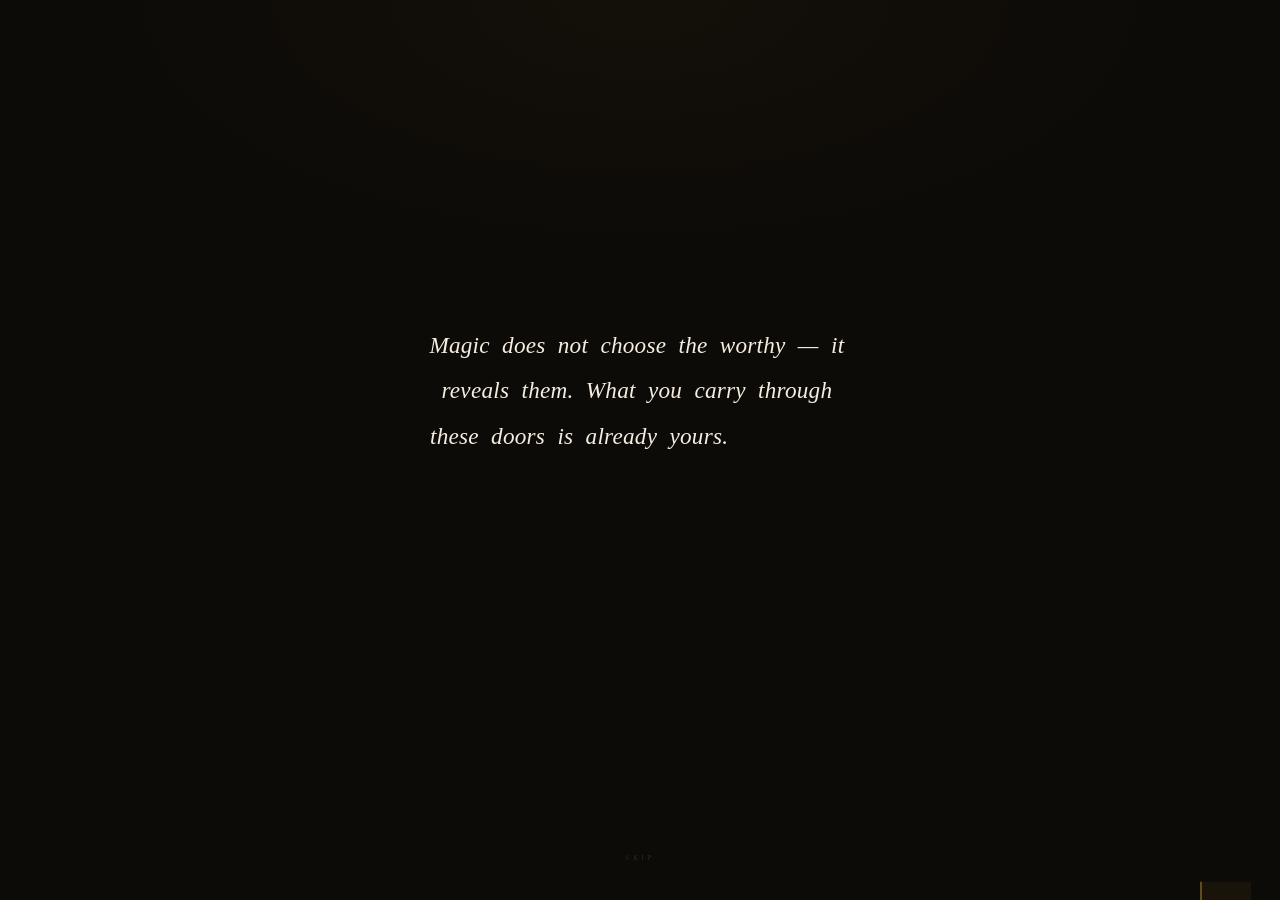
<file: index.html>
<!DOCTYPE html>
<html lang="en">
<head>
<meta charset="UTF-8">
<meta name="viewport" content="width=device-width, initial-scale=1.0">
<title>Hogarth — A Wizarding Minecraft Realm</title>
<link rel="preconnect" href="https://fonts.googleapis.com">
<link href="https://fonts.googleapis.com/css2?family=Cormorant+Garamond:ital,wght@0,300;0,400;0,500;0,600;1,300;1,400;1,500;1,600&family=Cormorant+SC:wght@300;400;500&family=IM+Fell+English:ital@0;1&display=swap" rel="stylesheet">
<link rel="stylesheet" href="shared.css">
<style>
html,body{overflow:hidden;background:#0d0b08;}
#intro{
  position:fixed;inset:0;z-index:500;background:#0d0b08;
  display:flex;align-items:center;justify-content:center;flex-direction:column;
  transition:opacity 1.4s ease,visibility 1.4s ease;
}
#intro.fade-out{opacity:0;visibility:hidden;pointer-events:none;}
#intro::before{
  content:'';position:absolute;inset:0;
  background:radial-gradient(ellipse 60% 40% at 50% 0%,rgba(180,130,40,.04) 0%,transparent 70%);
  pointer-events:none;
}
.intro-quote-wrap{position:relative;max-width:520px;padding:0 2.5rem;text-align:center;}
#quote-text{
  font-family:'IM Fell English',serif;font-size:clamp(1.1rem,2.2vw,1.45rem);
  font-style:italic;color:rgba(245,237,224,1);line-height:1.95;letter-spacing:.01em;
}
.q-word{display:inline-block;opacity:0;transform:translateY(6px);transition:opacity .55s ease,transform .55s ease;margin-right:.27em;color:rgba(245,237,224,1);}
.q-word.visible{opacity:1;transform:translateY(0);}
.q-word.fade-word{opacity:0;transform:translateY(-5px);transition:opacity .45s ease,transform .45s ease;}
#quote-attr{margin-top:1.6rem;font-family:'Cormorant SC',serif;font-size:.52rem;letter-spacing:.5em;text-transform:uppercase;color:rgba(160,140,112,0);transition:color 1.2s ease,opacity 1.2s ease;}
#quote-attr.show{color:rgba(160,140,112,.55);}
#quote-attr.fade-attr{opacity:0;transition:opacity .7s ease;}
.intro-rule{display:flex;align-items:center;justify-content:center;gap:1rem;margin-top:2.2rem;opacity:0;transition:opacity 1s ease;}
.intro-rule.show{opacity:1;}
.intro-rule-line{width:44px;height:1px;background:linear-gradient(90deg,transparent,rgba(160,140,112,.25));}
.intro-rule-line.r{background:linear-gradient(90deg,rgba(160,140,112,.25),transparent);}
.intro-rule-dot{width:2px;height:2px;border-radius:50%;background:rgba(160,140,112,.3);}
#skip-hint{position:absolute;bottom:2.4rem;left:50%;transform:translateX(-50%);font-family:'Cormorant SC',serif;font-size:.5rem;letter-spacing:.42em;text-transform:uppercase;color:rgba(160,140,112,.3);opacity:0;transition:opacity .6s ease;cursor:pointer;white-space:nowrap;}
#skip-hint.show{opacity:1;}
#skip-hint:hover{color:rgba(160,140,112,.6);}

#site{position:fixed;inset:0;z-index:2;display:flex;flex-direction:column;opacity:0;pointer-events:none;transition:opacity 1.3s ease .1s;background:var(--paper);}
#site.show{opacity:1;pointer-events:all;overflow-y:auto;}
#nav-mount{flex-shrink:0;}

canvas#footCanvas{position:fixed;inset:0;pointer-events:none;z-index:1;}

/* HOME CONTENT */
.home-wrap{
  flex:1;display:flex;flex-direction:column;align-items:center;justify-content:center;
  padding:3rem clamp(1.5rem,6vw,5rem);text-align:center;
}
.home-eye{font-family:'Cormorant SC',serif;font-size:.58rem;letter-spacing:.55em;text-transform:uppercase;color:var(--ink5);margin-bottom:1.5rem;}
.home-title{font-family:'Cormorant Garamond',serif;font-weight:300;font-size:clamp(3.4rem,9.5vw,7rem);line-height:.9;color:var(--ink);letter-spacing:-.01em;margin-bottom:.15em;text-align:center;}
.home-title em{font-style:italic;display:block;color:var(--ink2);}
.home-desc{font-family:'Cormorant Garamond',serif;font-style:italic;font-weight:300;font-size:clamp(.95rem,1.8vw,1.15rem);color:var(--ink3);max-width:380px;margin:0 auto 2.4rem;line-height:1.95;text-align:center;}
.btns{display:flex;gap:1rem;justify-content:center;flex-wrap:wrap;}
.stats{display:flex;gap:3rem;justify-content:center;margin-top:3.2rem;flex-wrap:wrap;}
.stat-num{font-family:'Cormorant Garamond',serif;font-size:1.8rem;font-weight:300;font-style:italic;color:var(--ink2);line-height:1;margin-bottom:.2rem;}
.stat-lbl{font-family:'Cormorant SC',serif;font-size:.53rem;letter-spacing:.4em;text-transform:uppercase;color:var(--ink5);}
</style>
</head>
<body>

<!-- INTRO -->
<div id="intro">
  <div class="intro-quote-wrap">
    <div id="quote-text"></div>
    <div class="intro-rule" id="intro-rule">
      <div class="intro-rule-line"></div><div class="intro-rule-dot"></div><div class="intro-rule-line r"></div>
    </div>
    <div id="quote-attr">— The Hogarth Charter</div>
  </div>
  <div id="skip-hint" onclick="skipIntro()">skip</div>
</div>

<canvas id="footCanvas"></canvas>

<div id="site">
  <div id="nav-mount"></div>

  <div class="home-wrap">
    <div class="home-eye">A Wizarding Minecraft Realm · Java 1.20+</div>
    <h1 class="home-title">Welcome to<br><em>Hogarth</em></h1>
    <div class="rule"><div class="rule-line"></div><div class="rule-dot"></div><div class="rule-line r"></div></div>
    <p class="home-desc">Wander the corridors. Master your craft.<br>Find your house. Leave your mark.</p>
    <div class="btns">
      <a class="btn-s" href="howtoplay.html">Begin Your Journey</a>
      <button class="btn-g" onclick="copyIP()">Copy Server IP</button>
    </div>
    <div class="stats">
      <div><div class="stat-num">12k+</div><div class="stat-lbl">Wizards</div></div>
      <div><div class="stat-num">4</div><div class="stat-lbl">Houses</div></div>
      <div><div class="stat-num">24/7</div><div class="stat-lbl">Online</div></div>
      <div><div class="stat-num">1.20</div><div class="stat-lbl">Java</div></div>
    </div>
  </div>
</div>

<div class="toast" id="toast"><strong id="tt"></strong><p id="tm"></p></div>

<script src="shared.js"></script>
<script src="nav-loader.js"></script>
<script>
/* INTRO */
const QUOTE = "Magic does not choose the worthy — it reveals them. What you carry through these doors is already yours. The castle only holds up the mirror.";
let introSkipped=false, introTimers=[];
function ti(fn,ms){const id=setTimeout(fn,ms);introTimers.push(id);return id;}
function skipIntro(){if(introSkipped)return;introSkipped=true;introTimers.forEach(clearTimeout);revealSite();}
function revealSite(){
  document.getElementById('intro').classList.add('fade-out');
  document.body.style.background='var(--paper)';
  ti(()=>{document.getElementById('site').classList.add('show');ti(startFeet,400);},700);
}
function runIntro(){
  const container=document.getElementById('quote-text');
  const words=QUOTE.split(' ');const spans=[];
  words.forEach((w,i)=>{const sp=document.createElement('span');sp.className='q-word';sp.textContent=w;container.appendChild(sp);spans.push(sp);if(i<words.length-1)container.appendChild(document.createTextNode(' '));});
  const WI=90,total=words.length*WI+400;
  spans.forEach((sp,i)=>{ti(()=>{if(!introSkipped)sp.classList.add('visible');},500+i*WI);});
  ti(()=>{if(!introSkipped)document.getElementById('skip-hint').classList.add('show');},900);
  ti(()=>{if(!introSkipped){document.getElementById('intro-rule').classList.add('show');document.getElementById('quote-attr').classList.add('show');}},total+600);
  const vs=total+600+2200;
  ti(()=>{
    if(introSkipped)return;
    spans.forEach((sp,i)=>{ti(()=>sp.classList.add('fade-word'),i*35);});
    document.getElementById('quote-attr').classList.add('fade-attr');
    document.getElementById('intro-rule').style.cssText='opacity:0;transition:opacity .6s ease';
    document.getElementById('skip-hint').style.cssText='opacity:0;transition:opacity .4s ease';
  },vs);
  ti(()=>{if(!introSkipped)revealSite();},vs+spans.length*35+900+300);
}
window.addEventListener('DOMContentLoaded',()=>ti(runIntro,350));

/* FOOTPRINTS */
const cv=document.getElementById('footCanvas'),cx=cv.getContext('2d');
let W,H;
function resize(){W=cv.width=innerWidth;H=cv.height=innerHeight;}
window.addEventListener('resize',resize);resize();
class Walker{
  constructor(){
    const e=Math.floor(Math.random()*4);
    if(e===0){this.x=Math.random()*W;this.y=-30;}else if(e===1){this.x=W+30;this.y=Math.random()*H;}else if(e===2){this.x=Math.random()*W;this.y=H+30;}else{this.x=-30;this.y=Math.random()*H;}
    this.ang=Math.atan2(H/2-this.y,W/2-this.x)+(Math.random()-.5)*1.4;
    this.spd=.9+Math.random()*.7;this.sd=0;this.sg=24+Math.random()*10;
    this.foot=1;this.prints=[];this.age=0;this.maxAge=200+Math.random()*140;
    this.sz=7+Math.random()*4.5;this.wt=0;this.gone=false;
  }
  update(){
    if(this.gone)return;
    this.wt+=.018;this.ang+=Math.sin(this.wt)*.016;
    this.x+=Math.cos(this.ang)*this.spd;this.y+=Math.sin(this.ang)*this.spd;
    this.sd+=this.spd;this.age++;
    if(this.sd>=this.sg){this.sd=0;this.foot*=-1;const off=this.foot*this.sz*.5;this.prints.push({x:this.x+Math.cos(this.ang+Math.PI/2)*off,y:this.y+Math.sin(this.ang+Math.PI/2)*off,a:this.ang,al:1,sz:this.sz});}
    for(let i=this.prints.length-1;i>=0;i--){this.prints[i].al-=.0038;if(this.prints[i].al<=0)this.prints.splice(i,1);}
    if(this.age>this.maxAge&&this.prints.length===0)this.gone=true;
  }
  draw(){
    for(const p of this.prints){
      cx.save();cx.translate(p.x,p.y);cx.rotate(p.a-Math.PI/2);
      cx.globalAlpha=p.al*.18;cx.fillStyle='#1a130a';
      cx.beginPath();cx.ellipse(0,p.sz*.18,p.sz*.32,p.sz*.5,0,0,Math.PI*2);cx.fill();
      cx.beginPath();cx.ellipse(0,-p.sz*.36,p.sz*.24,p.sz*.17,0,0,Math.PI*2);cx.fill();
      cx.restore();
    }
  }
}
const walkers=[];
function startFeet(){
  for(let i=0;i<3;i++)setTimeout(()=>walkers.push(new Walker()),i*1600);
  requestAnimationFrame(loop);
}
function loop(){
  cx.clearRect(0,0,W,H);
  for(let i=walkers.length-1;i>=0;i--){walkers[i].update();walkers[i].draw();if(walkers[i].gone){walkers.splice(i,1);setTimeout(()=>walkers.push(new Walker()),500+Math.random()*1200);}}
  requestAnimationFrame(loop);
}
</script>
</body>
</html>
</file>
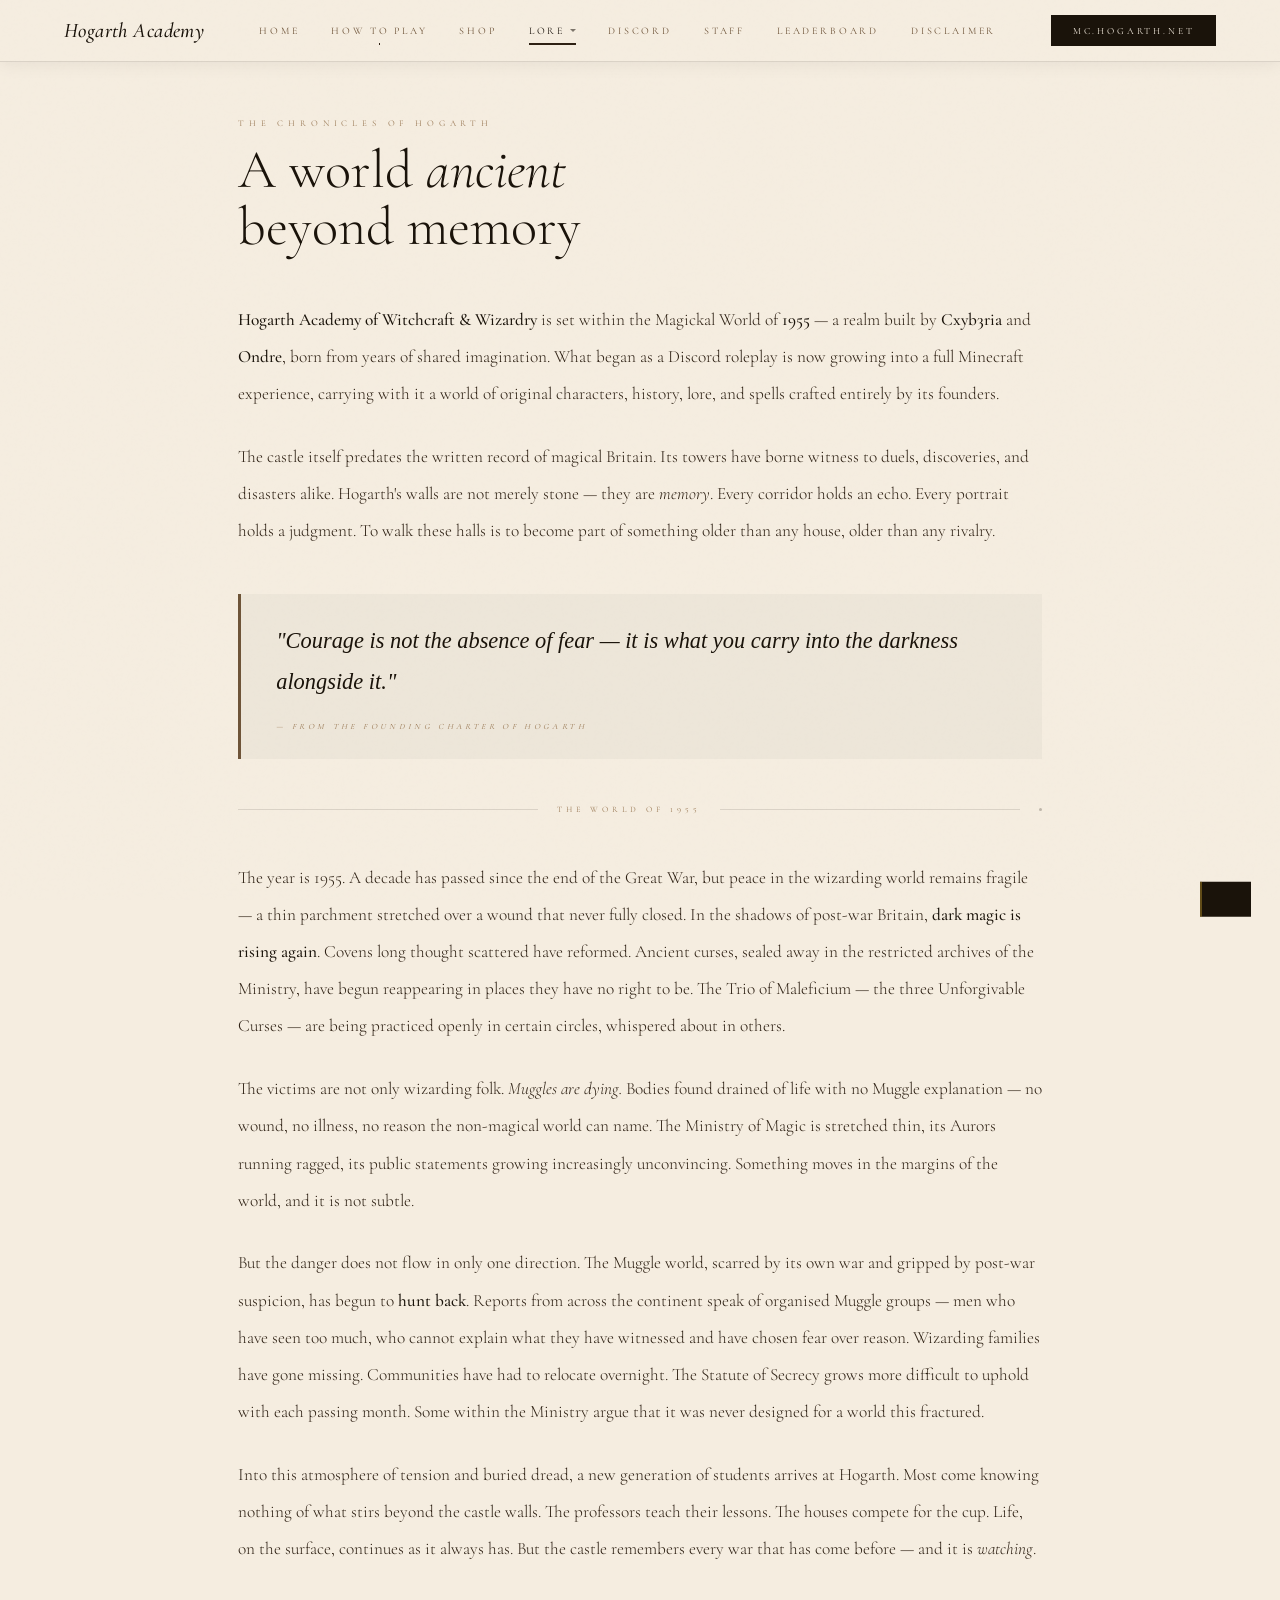
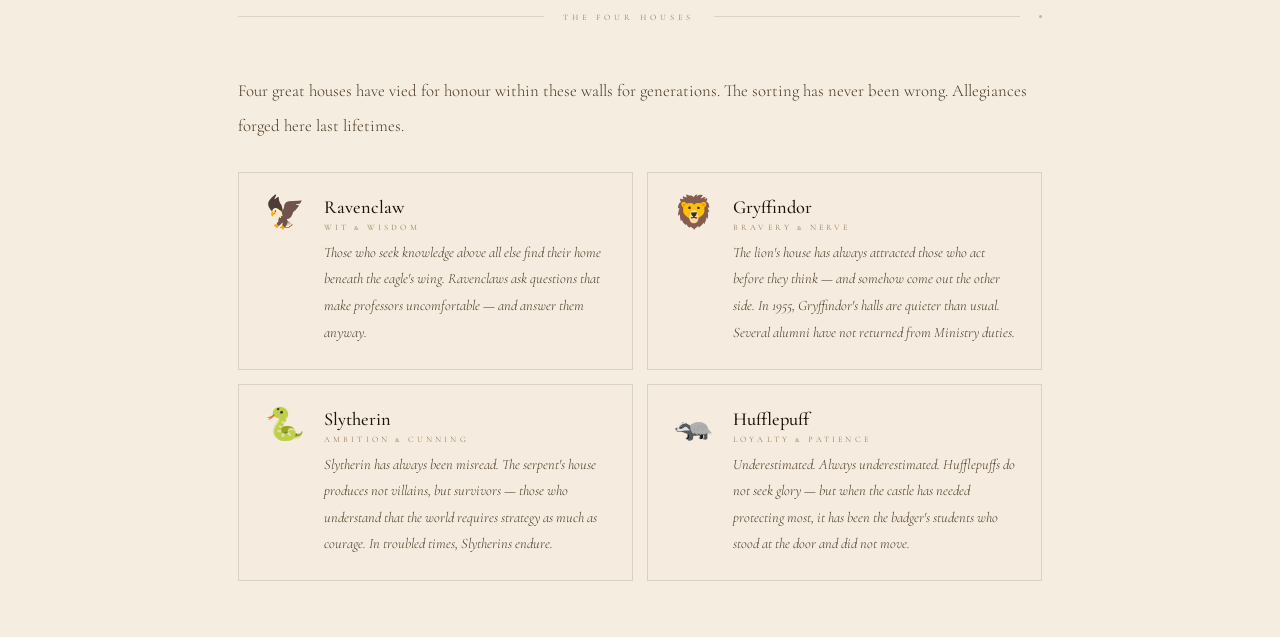
<file: about.html>
<!DOCTYPE html>
<html lang="en">
<head>
<meta charset="UTF-8">
<meta name="viewport" content="width=device-width, initial-scale=1.0">
<title>About Hogarth — Hogarth MC</title>
<link rel="preconnect" href="https://fonts.googleapis.com">
<link href="https://fonts.googleapis.com/css2?family=Cormorant+Garamond:ital,wght@0,300;0,400;0,500;0,600;1,300;1,400;1,500;1,600&family=Cormorant+SC:wght@300;400;500&family=IM+Fell+English:ital@0;1&display=swap" rel="stylesheet">
<link rel="stylesheet" href="shared.css">
<style>
body{background:var(--paper);}
main{max-width:900px;margin:0 auto;padding:3.5rem clamp(1.5rem,5vw,3rem);}

/* eyebrow + title */
.about-eye{font-family:'Cormorant SC',serif;font-size:.55rem;letter-spacing:.55em;text-transform:uppercase;color:var(--ink5);margin-bottom:.8rem;}
.about-title{font-family:'Cormorant Garamond',serif;font-weight:300;font-size:clamp(2.2rem,5vw,3.4rem);color:var(--ink);line-height:1.05;margin-bottom:2.8rem;}
.about-title em{font-style:italic;}

/* prose */
.about-body p{
  font-family:'Cormorant Garamond',serif;font-weight:300;
  font-size:1.08rem;color:var(--ink2);line-height:2.15;
  margin-bottom:1.6rem;
}
.about-body p strong{font-weight:500;color:var(--ink);font-style:normal;}
.about-body p em{font-style:italic;}

/* pull quote */
.pull-quote{
  margin:2.8rem 0;
  padding:1.6rem 2.2rem;
  border-left:3px solid var(--ink4);
  background:rgba(26,19,10,.03);
}
.pull-quote blockquote{
  font-family:'IM Fell English',serif;font-style:italic;
  font-size:clamp(1.1rem,2.2vw,1.4rem);color:var(--ink);line-height:1.85;
  margin-bottom:.7rem;
}
.pull-quote cite{
  font-family:'Cormorant SC',serif;font-size:.5rem;letter-spacing:.42em;
  text-transform:uppercase;color:var(--ink5);
}

/* section divider */
.about-rule{display:flex;align-items:center;gap:1.2rem;margin:2.8rem 0;}
.about-rule-line{flex:1;height:1px;background:rgba(26,19,10,.12);}
.about-rule-dot{width:3px;height:3px;border-radius:50%;background:rgba(26,19,10,.25);}
.about-rule-label{font-family:'Cormorant SC',serif;font-size:.52rem;letter-spacing:.48em;text-transform:uppercase;color:var(--ink5);white-space:nowrap;}

/* HOUSES */
.houses-section{margin-top:3.2rem;}
.houses-title{font-family:'Cormorant Garamond',serif;font-weight:300;font-style:italic;font-size:1.6rem;color:var(--ink);margin-bottom:1.6rem;}
.houses-grid{display:grid;grid-template-columns:1fr 1fr;gap:.9rem;}

.house-card{
  display:flex;align-items:flex-start;gap:1.2rem;
  padding:1.4rem 1.6rem;
  border:1px solid rgba(26,19,10,.12);
  background:rgba(245,237,224,.6);
  transition:background .25s,border-color .25s;
  position:relative;overflow:hidden;
}
.house-card::before{
  content:'';position:absolute;top:0;left:0;right:0;height:3px;
  transform:scaleX(0);transform-origin:left;transition:transform .4s ease;
}
.house-card:hover{background:rgba(227,212,191,.85);}
.house-card:hover::before{transform:scaleX(1);}

/* per-house accent colours */
.house-card.ravenclaw::before{background:#2c4a8a;}
.house-card.gryffindor::before{background:#8a1f1f;}
.house-card.slytherin::before{background:#1a5c35;}
.house-card.hufflepuff::before{background:#8a6e1a;}

.house-icon{font-size:2rem;flex-shrink:0;line-height:1;margin-top:.1rem;}
.house-info{}
.house-name{font-family:'Cormorant Garamond',serif;font-size:1.15rem;font-weight:500;color:var(--ink);margin-bottom:.25rem;}
.house-trait{font-family:'Cormorant SC',serif;font-size:.52rem;letter-spacing:.38em;text-transform:uppercase;color:var(--ink5);margin-bottom:.5rem;}
.house-desc{font-family:'Cormorant Garamond',serif;font-style:italic;font-weight:300;font-size:.9rem;color:var(--ink3);line-height:1.85;}

@media(max-width:640px){
  .houses-grid{grid-template-columns:1fr;}
}
</style>
</head>
<body>
<div id="nav-mount"></div>
<main>
  <div class="about-eye">The Chronicles of Hogarth</div>
  <h1 class="about-title">A world <em>ancient</em><br>beyond memory</h1>

  <div class="about-body">
    <p>
      <strong>Hogarth Academy of Witchcraft &amp; Wizardry</strong> is set within the Magickal World of
      <strong>1955</strong> — a realm built by <strong>Cxyb3ria</strong> and <strong>Ondre</strong>,
      born from years of shared imagination. What began as a Discord roleplay is now growing into a full
      Minecraft experience, carrying with it a world of original characters, history, lore, and spells
      crafted entirely by its founders.
    </p>
    <p>
      The castle itself predates the written record of magical Britain. Its towers have borne witness to
      duels, discoveries, and disasters alike. Hogarth's walls are not merely stone — they are
      <em>memory</em>. Every corridor holds an echo. Every portrait holds a judgment. To walk these halls
      is to become part of something older than any house, older than any rivalry.
    </p>

    <div class="pull-quote">
      <blockquote>"Courage is not the absence of fear — it is what you carry into the darkness alongside it."</blockquote>
      <cite>— From the Founding Charter of Hogarth</cite>
    </div>

    <div class="about-rule">
      <div class="about-rule-line"></div>
      <span class="about-rule-label">The World of 1955</span>
      <div class="about-rule-line"></div>
      <div class="about-rule-dot"></div>
    </div>

    <p>
      The year is 1955. A decade has passed since the end of the Great War, but peace in the wizarding world
      remains fragile — a thin parchment stretched over a wound that never fully closed. In the shadows
      of post-war Britain, <strong>dark magic is rising again</strong>. Covens long thought scattered have
      reformed. Ancient curses, sealed away in the restricted archives of the Ministry, have begun
      reappearing in places they have no right to be. The Trio of Maleficium — the three
      Unforgivable Curses — are being practiced openly in certain circles, whispered about in others.
    </p>
    <p>
      The victims are not only wizarding folk. <em>Muggles are dying.</em> Bodies found drained of life
      with no Muggle explanation — no wound, no illness, no reason the non-magical world can name. The
      Ministry of Magic is stretched thin, its Aurors running ragged, its public statements growing
      increasingly unconvincing. Something moves in the margins of the world, and it is not subtle.
    </p>
    <p>
      But the danger does not flow in only one direction. The Muggle world, scarred by its own war and
      gripped by post-war suspicion, has begun to <strong>hunt back</strong>. Reports from across
      the continent speak of organised Muggle groups — men who have seen too much, who cannot explain
      what they have witnessed and have chosen fear over reason. Wizarding families have gone missing.
      Communities have had to relocate overnight. The Statute of Secrecy grows more difficult to uphold
      with each passing month. Some within the Ministry argue that it was never designed for a world
      this fractured.
    </p>
    <p>
      Into this atmosphere of tension and buried dread, a new generation of students arrives at
      Hogarth. Most come knowing nothing of what stirs beyond the castle walls. The professors teach
      their lessons. The houses compete for the cup. Life, on the surface, continues as it always has.
      But the castle remembers every war that has come before — and it is <em>watching</em>.
    </p>
  </div>

  <!-- HOUSES -->
  <div class="about-rule">
    <div class="about-rule-line"></div>
    <span class="about-rule-label">The Four Houses</span>
    <div class="about-rule-line"></div>
    <div class="about-rule-dot"></div>
  </div>

  <div class="houses-section">
    <p class="about-body" style="margin-bottom:1.8rem;">
      <span style="font-family:'Cormorant Garamond',serif;font-weight:300;font-size:1.05rem;color:var(--ink3);line-height:2.1;">
        Four great houses have vied for honour within these walls for generations. The sorting has never been wrong.
        Allegiances forged here last lifetimes.
      </span>
    </p>
    <div class="houses-grid">
      <div class="house-card ravenclaw">
        <div class="house-icon">🦅</div>
        <div class="house-info">
          <div class="house-name">Ravenclaw</div>
          <div class="house-trait">Wit &amp; Wisdom</div>
          <div class="house-desc">Those who seek knowledge above all else find their home beneath the eagle's wing. Ravenclaws ask questions that make professors uncomfortable — and answer them anyway.</div>
        </div>
      </div>
      <div class="house-card gryffindor">
        <div class="house-icon">🦁</div>
        <div class="house-info">
          <div class="house-name">Gryffindor</div>
          <div class="house-trait">Bravery &amp; Nerve</div>
          <div class="house-desc">The lion's house has always attracted those who act before they think — and somehow come out the other side. In 1955, Gryffindor's halls are quieter than usual. Several alumni have not returned from Ministry duties.</div>
        </div>
      </div>
      <div class="house-card slytherin">
        <div class="house-icon">🐍</div>
        <div class="house-info">
          <div class="house-name">Slytherin</div>
          <div class="house-trait">Ambition &amp; Cunning</div>
          <div class="house-desc">Slytherin has always been misread. The serpent's house produces not villains, but survivors — those who understand that the world requires strategy as much as courage. In troubled times, Slytherins endure.</div>
        </div>
      </div>
      <div class="house-card hufflepuff">
        <div class="house-icon">🦡</div>
        <div class="house-info">
          <div class="house-name">Hufflepuff</div>
          <div class="house-trait">Loyalty &amp; Patience</div>
          <div class="house-desc">Underestimated. Always underestimated. Hufflepuffs do not seek glory — but when the castle has needed protecting most, it has been the badger's students who stood at the door and did not move.</div>
        </div>
      </div>
    </div>
  </div>
</main>

<div class="toast" id="toast"><strong id="tt"></strong><p id="tm"></p></div>
<script src="shared.js"></script>
<script src="nav-loader.js"></script>
</body>
</html>
</file>
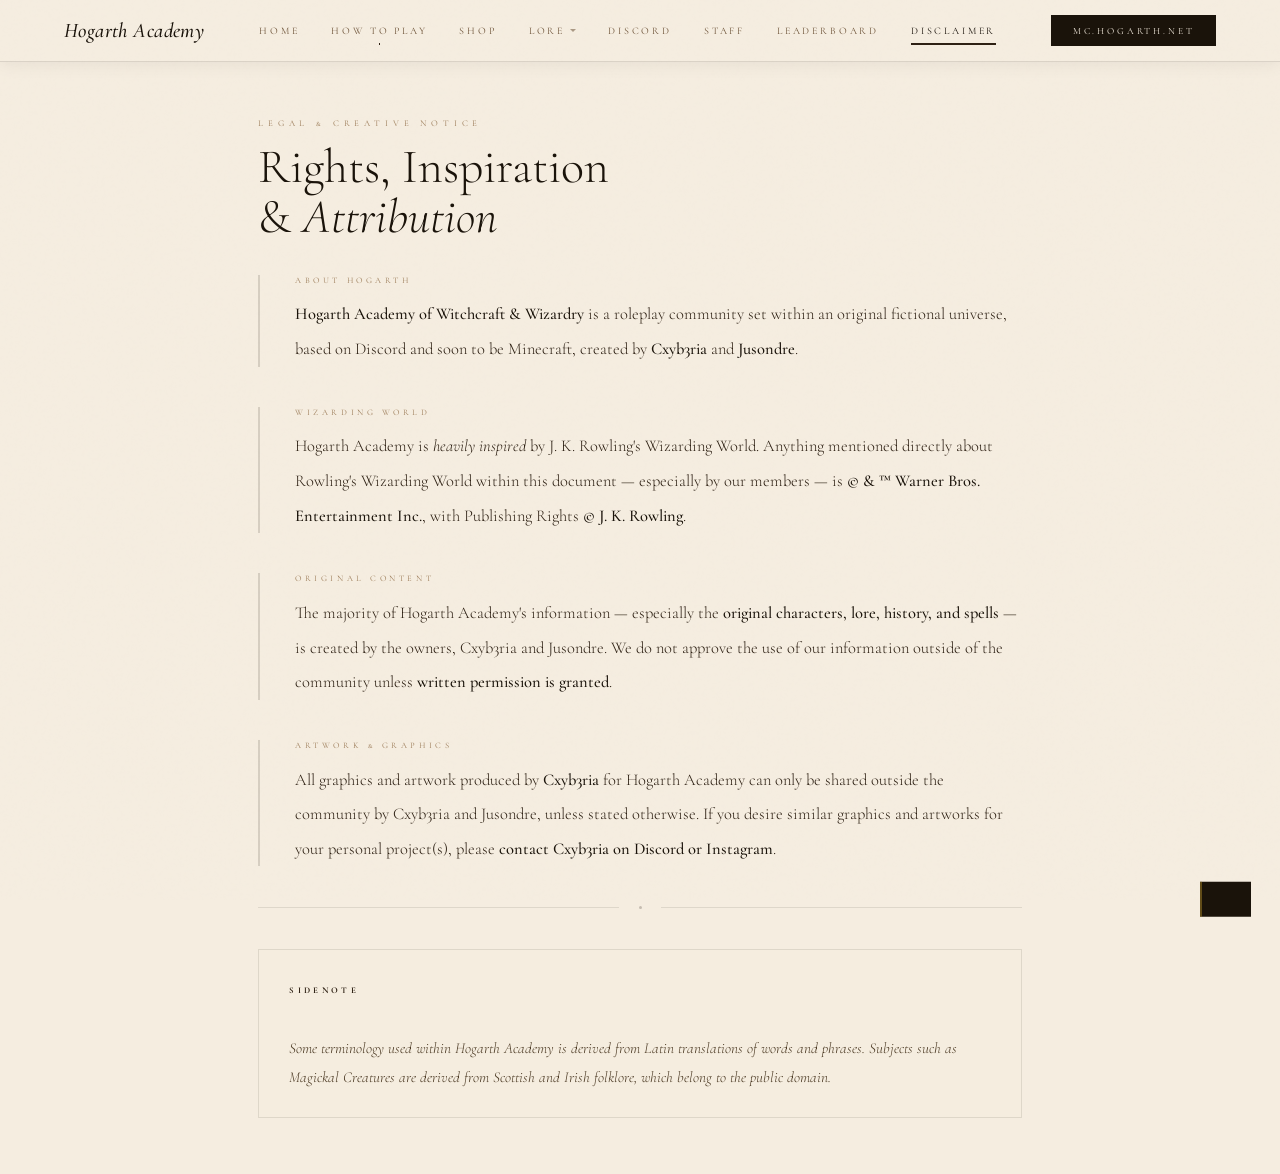
<file: disclaimer.html>
<!DOCTYPE html>
<html lang="en">
<head>
<meta charset="UTF-8">
<meta name="viewport" content="width=device-width, initial-scale=1.0">
<title>Disclaimer — Hogarth MC</title>
<link rel="preconnect" href="https://fonts.googleapis.com">
<link href="https://fonts.googleapis.com/css2?family=Cormorant+Garamond:ital,wght@0,300;0,400;0,500;0,600;1,300;1,400;1,500;1,600&family=Cormorant+SC:wght@300;400;500&family=IM+Fell+English:ital@0;1&display=swap" rel="stylesheet">
<link rel="stylesheet" href="shared.css">
<style>
main{max-width:860px;margin:0 auto;padding:3.5rem clamp(1.5rem,5vw,3rem);}

.disc-block{border-left:2px solid rgba(26,19,10,.14);padding-left:2.2rem;margin-bottom:2.5rem;}
.disc-block-label{font-family:'Cormorant SC',serif;font-size:.53rem;letter-spacing:.42em;text-transform:uppercase;color:var(--ink5);margin-bottom:.8rem;}
.disc-block p{font-family:'Cormorant Garamond',serif;font-weight:300;font-size:1.03rem;color:var(--ink2);line-height:2.1;margin-bottom:.9rem;}
.disc-block p:last-child{margin-bottom:0;}
.disc-block p strong{font-weight:500;color:var(--ink);font-style:normal;}
.disc-block p em{font-style:italic;}

.disc-divider{display:flex;align-items:center;gap:1.2rem;margin:2.5rem 0;}
.disc-divider-line{flex:1;height:1px;background:rgba(26,19,10,.1);}
.disc-divider-dot{width:3px;height:3px;border-radius:50%;background:rgba(26,19,10,.22);}

.disc-note{
  font-family:'Cormorant Garamond',serif;font-style:italic;font-weight:300;
  font-size:.95rem;color:var(--ink3);line-height:1.95;
  padding:1.5rem 1.9rem;
  border:1px solid rgba(26,19,10,.1);
  background:rgba(245,237,224,.5);
}
.disc-note strong{font-family:'Cormorant SC',serif;font-size:.55rem;letter-spacing:.38em;text-transform:uppercase;font-style:normal;color:var(--ink2);}
</style>
</head>
<body>
<div id="nav-mount"></div>
<main>
  <div class="eyebrow">Legal &amp; Creative Notice</div>
  <h1 class="section-title">Rights, Inspiration<br>&amp; <em>Attribution</em></h1>

  <div class="disc-block">
    <div class="disc-block-label">About Hogarth</div>
    <p><strong>Hogarth Academy of Witchcraft &amp; Wizardry</strong> is a roleplay community set within an original fictional universe, based on Discord and soon to be Minecraft, created by <strong>Cxyb3ria</strong> and <strong>Jusondre</strong>.</p>
  </div>

  <div class="disc-block">
    <div class="disc-block-label">Wizarding World</div>
    <p>Hogarth Academy is <em>heavily inspired</em> by J. K. Rowling's Wizarding World. Anything mentioned directly about Rowling's Wizarding World within this document — especially by our members — is <strong>© &amp; ™ Warner Bros. Entertainment Inc.</strong>, with Publishing Rights <strong>© J. K. Rowling</strong>.</p>
  </div>

  <div class="disc-block">
    <div class="disc-block-label">Original Content</div>
    <p>The majority of Hogarth Academy's information — especially the <strong>original characters, lore, history, and spells</strong> — is created by the owners, Cxyb3ria and Jusondre. We do not approve the use of our information outside of the community unless <strong>written permission is granted</strong>.</p>
  </div>

  <div class="disc-block">
    <div class="disc-block-label">Artwork &amp; Graphics</div>
    <p>All graphics and artwork produced by <strong>Cxyb3ria</strong> for Hogarth Academy can only be shared outside the community by Cxyb3ria and Jusondre, unless stated otherwise. If you desire similar graphics and artworks for your personal project(s), please <strong>contact Cxyb3ria on Discord or Instagram</strong>.</p>
  </div>

  <div class="disc-divider">
    <div class="disc-divider-line"></div><div class="disc-divider-dot"></div><div class="disc-divider-line"></div>
  </div>

  <div class="disc-note">
    <strong>Sidenote</strong><br><br>
    Some terminology used within Hogarth Academy is derived from Latin translations of words and phrases. Subjects such as <em>Magickal Creatures</em> are derived from Scottish and Irish folklore, which belong to the public domain.
  </div>
</main>
<div class="toast" id="toast"><strong id="tt"></strong><p id="tm"></p></div>
<script src="shared.js"></script>
<script src="nav-loader.js"></script>
</body>
</html>
</file>
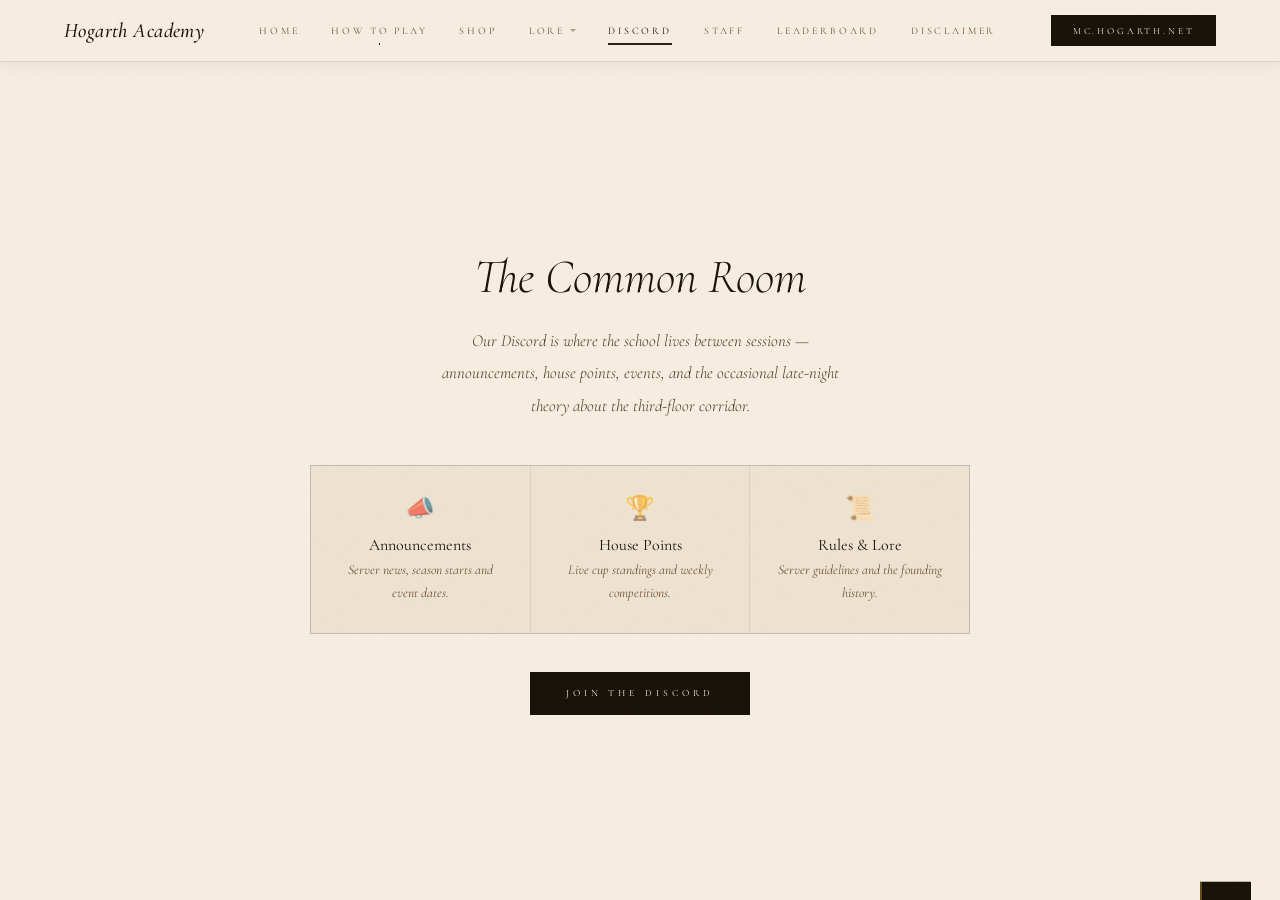
<file: discord.html>
<!DOCTYPE html>
<html lang="en">
<head>
<meta charset="UTF-8">
<meta name="viewport" content="width=device-width, initial-scale=1.0">
<title>Discord — Hogarth MC</title>
<link rel="preconnect" href="https://fonts.googleapis.com">
<link href="https://fonts.googleapis.com/css2?family=Cormorant+Garamond:ital,wght@0,300;0,400;0,500;0,600;1,300;1,400;1,500;1,600&family=Cormorant+SC:wght@300;400;500&family=IM+Fell+English:ital@0;1&display=swap" rel="stylesheet">
<link rel="stylesheet" href="shared.css">
<style>
main.centered{min-height:calc(100vh - 62px);}
.dc-t{font-family:'Cormorant Garamond',serif;font-weight:300;font-style:italic;font-size:clamp(1.8rem,4.5vw,3rem);color:var(--ink);margin-bottom:.4em;}
.dc-sub{font-family:'Cormorant Garamond',serif;font-style:italic;font-weight:300;font-size:1.05rem;color:var(--ink3);max-width:420px;margin:0 auto 2.6rem;line-height:1.95;}
.dc-cards{display:flex;gap:1px;max-width:660px;width:100%;background:rgba(26,19,10,.12);border:1px solid rgba(26,19,10,.12);margin-bottom:2.4rem;}
.dc-card{flex:1;background:var(--paper2);padding:1.8rem 1.4rem;transition:background .3s;text-align:center;}
.dc-card:hover{background:rgba(227,212,191,.75);}
.dc-i{font-size:1.5rem;display:block;margin-bottom:.7rem;opacity:.65;}
.dc-nt{font-family:'Cormorant Garamond',serif;font-size:1rem;font-weight:400;color:var(--ink);margin-bottom:.3rem;}
.dc-nd{font-family:'Cormorant Garamond',serif;font-style:italic;font-size:.85rem;color:var(--ink4);line-height:1.65;}
@media(max-width:560px){.dc-cards{flex-direction:column;}}
</style>
</head>
<body>
<div id="nav-mount"></div>
<main class="centered">
  <h2 class="dc-t">The Common Room</h2>
  <p class="dc-sub">Our Discord is where the school lives between sessions — announcements, house points, events, and the occasional late-night theory about the third-floor corridor.</p>
  <div class="dc-cards">
    <div class="dc-card"><span class="dc-i">📣</span><div class="dc-nt">Announcements</div><div class="dc-nd">Server news, season starts and event dates.</div></div>
    <div class="dc-card"><span class="dc-i">🏆</span><div class="dc-nt">House Points</div><div class="dc-nd">Live cup standings and weekly competitions.</div></div>
    <div class="dc-card"><span class="dc-i">📜</span><div class="dc-nt">Rules &amp; Lore</div><div class="dc-nd">Server guidelines and the founding history.</div></div>
  </div>
  <button class="btn-s" onclick="showToast('Discord','discord.gg/hogarth — see you inside.')">Join the Discord</button>
</main>
<div class="toast" id="toast"><strong id="tt"></strong><p id="tm"></p></div>
<script src="shared.js"></script>
<script src="nav-loader.js"></script>
</body>
</html>
</file>
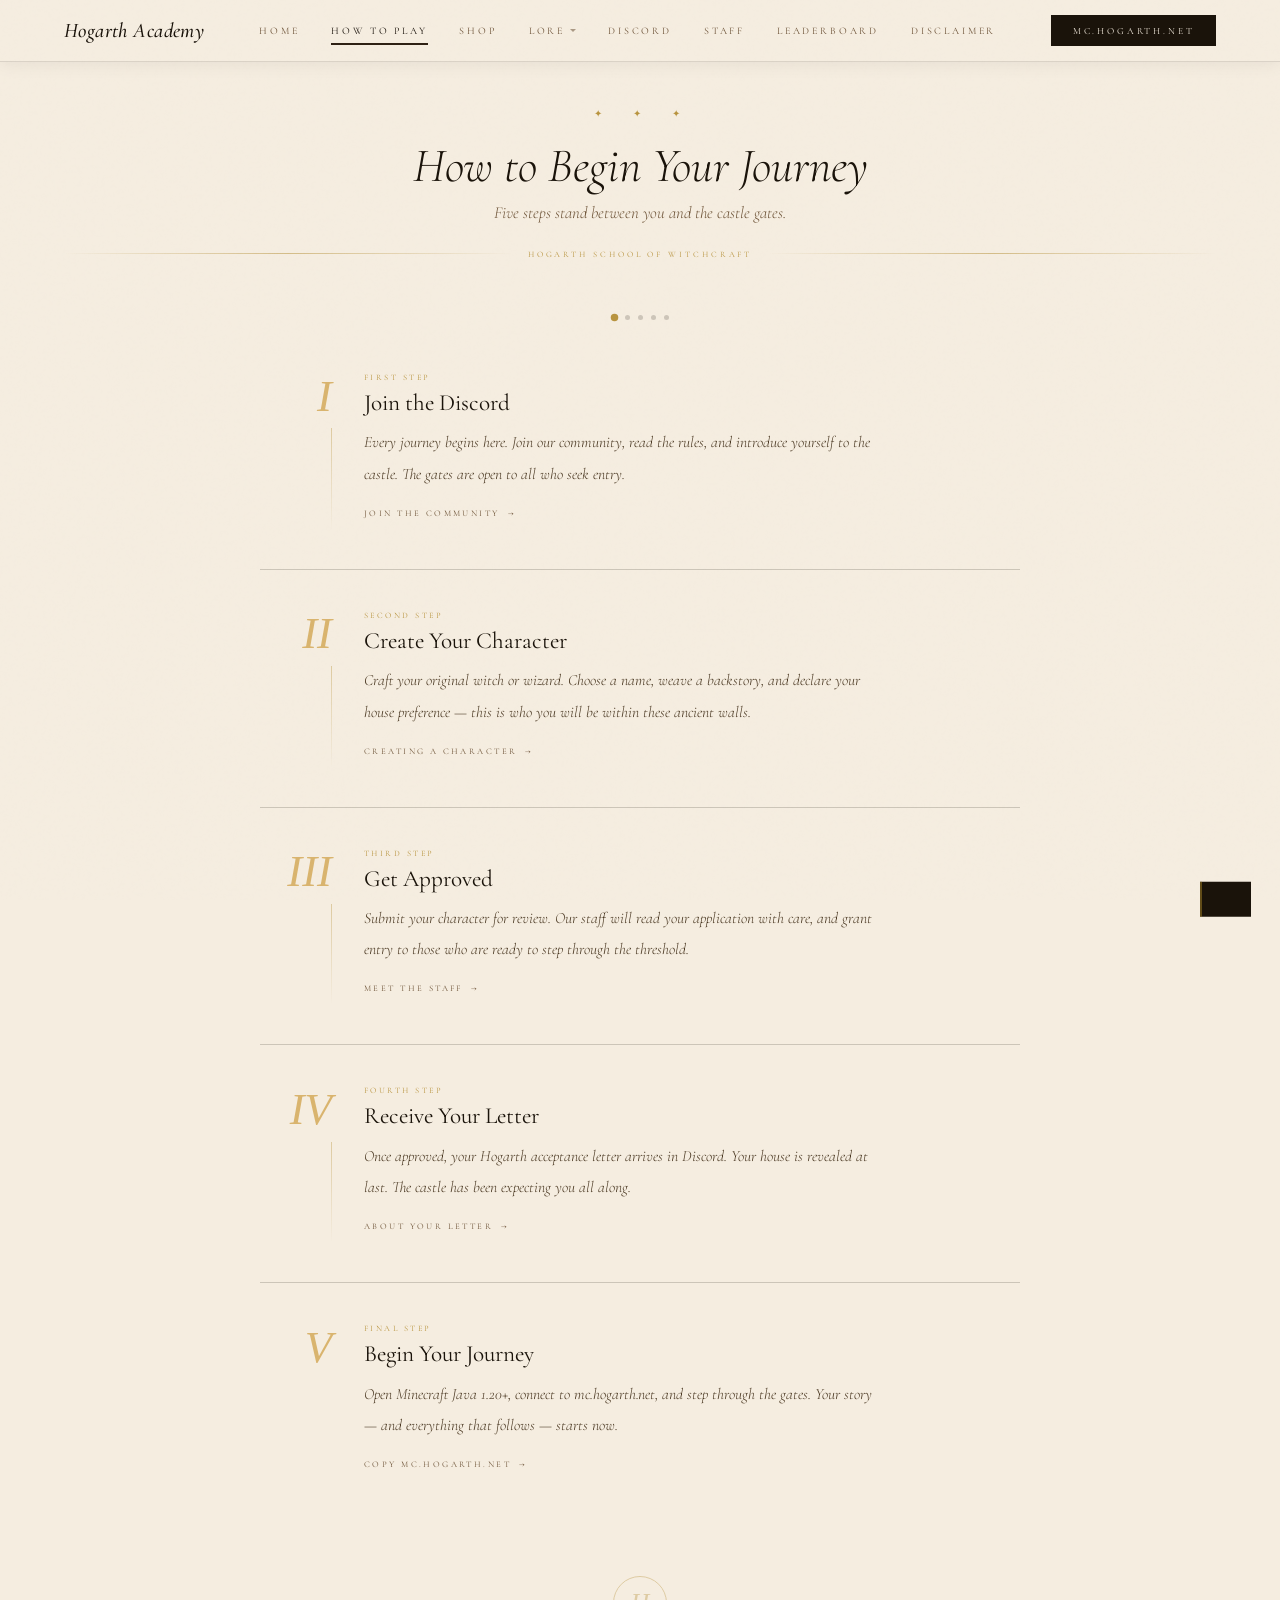
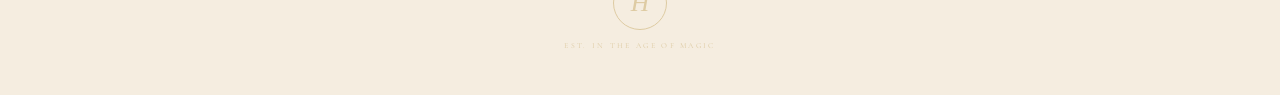
<file: howtoplay.html>
<!DOCTYPE html>
<html lang="en">
<head>
<meta charset="UTF-8">
<meta name="viewport" content="width=device-width, initial-scale=1.0">
<title>How to Play — Hogarth MC</title>
<link rel="preconnect" href="https://fonts.googleapis.com">
<link href="https://fonts.googleapis.com/css2?family=Cormorant+Garamond:ital,wght@0,300;0,400;0,600;1,300;1,400;1,600&family=Cormorant+SC:wght@300;400;500&family=IM+Fell+English:ital@0;1&display=swap" rel="stylesheet">
<link rel="stylesheet" href="shared.css">
<style>
  :root {
    --gold: #b8943f;
    --gold2: #d4aa5a;
    --rule: rgba(26,19,10,0.18);
  }

  /* ── Header ── */
  .htp-header {
    text-align: center;
    margin-bottom: 3.5rem;
    position: relative;
  }

  .htp-stars {
    display: block;
    font-size: 0.65rem;
    letter-spacing: 0.6em;
    color: var(--gold);
    margin-bottom: 1.2rem;
    animation: htpFadeUp 0.6s ease both;
  }

  .htp-title {
    font-family: 'Cormorant Garamond', serif;
    font-size: clamp(1.8rem, 4.5vw, 3rem);
    font-weight: 300;
    font-style: italic;
    line-height: 1.15;
    color: var(--ink);
    margin-bottom: 0.5rem;
    animation: htpFadeUp 0.7s 0.1s ease both;
  }

  .htp-sub {
    font-family: 'Cormorant Garamond', serif;
    font-style: italic;
    font-weight: 300;
    font-size: 1.05rem;
    color: var(--ink4);
    animation: htpFadeUp 0.7s 0.2s ease both;
  }

  .htp-divider {
    display: flex;
    align-items: center;
    gap: 1rem;
    margin-top: 1.6rem;
    animation: htpFadeUp 0.7s 0.3s ease both;
  }
  .htp-divider::before,
  .htp-divider::after {
    content: '';
    flex: 1;
    height: 1px;
    background: linear-gradient(to right, transparent, var(--gold), transparent);
    opacity: 0.55;
  }
  .htp-divider span {
    font-family: 'Cormorant SC', serif;
    font-size: 0.52rem;
    letter-spacing: 0.35em;
    color: var(--gold);
    text-transform: uppercase;
    white-space: nowrap;
  }

  /* ── Progress dots ── */
  .htp-progress {
    display: flex;
    justify-content: center;
    gap: 8px;
    margin-bottom: 3rem;
    animation: htpFadeUp 0.7s 0.35s ease both;
  }
  .htp-dot {
    width: 5px;
    height: 5px;
    border-radius: 50%;
    background: var(--rule);
    transition: background 0.3s, transform 0.3s;
  }
  .htp-dot.active {
    background: var(--gold);
    transform: scale(1.5);
  }

  /* ── Steps ── */
  .htp-steps {
    max-width: 760px;
    margin: 0 auto;
    display: flex;
    flex-direction: column;
  }

  .htp-step {
    display: grid;
    grid-template-columns: 72px 1fr;
    gap: 0 2rem;
    padding: 2.5rem 0;
    border-bottom: 1px solid var(--rule);
    position: relative;
    opacity: 0;
    transform: translateY(22px);
    transition: opacity 0.55s ease, transform 0.55s ease;
  }

  .htp-step.visible {
    opacity: 1;
    transform: translateY(0);
  }

  .htp-step:first-child { padding-top: 0.25rem; }
  .htp-step:last-child  { border-bottom: none; }

  /* Stagger delays */
  .htp-step:nth-child(1) { transition-delay: 0.05s; }
  .htp-step:nth-child(2) { transition-delay: 0.10s; }
  .htp-step:nth-child(3) { transition-delay: 0.15s; }
  .htp-step:nth-child(4) { transition-delay: 0.20s; }
  .htp-step:nth-child(5) { transition-delay: 0.25s; }

  /* Hover glow */
  .htp-step-bg {
    position: absolute;
    inset: 0;
    pointer-events: none;
    background: radial-gradient(ellipse at 15% 50%, rgba(184,148,63,0.06) 0%, transparent 65%);
    opacity: 0;
    transition: opacity 0.4s;
  }
  .htp-step:hover .htp-step-bg { opacity: 1; }

  /* Left column */
  .htp-step-left {
    display: flex;
    flex-direction: column;
    align-items: flex-end;
    padding-top: 0.1rem;
  }

  .htp-numeral {
    font-family: 'IM Fell English', serif;
    font-size: 2.8rem;
    font-style: italic;
    font-weight: 400;
    color: var(--gold2);
    line-height: 1;
    opacity: 0.85;
  }

  .htp-spine {
    width: 1px;
    flex: 1;
    min-height: 60px;
    background: linear-gradient(to bottom, rgba(184,148,63,0.4), transparent);
    margin-top: 10px;
  }
  .htp-step:last-child .htp-spine { display: none; }

  /* Right column */
  .htp-step-body {
    padding-bottom: 0.5rem;
  }

  .htp-step-tag {
    font-family: 'Cormorant SC', serif;
    font-size: 0.52rem;
    letter-spacing: 0.3em;
    text-transform: uppercase;
    color: var(--gold);
    margin-bottom: 0.5rem;
    display: block;
  }

  .htp-step-title {
    font-family: 'Cormorant Garamond', serif;
    font-size: 1.45rem;
    font-weight: 400;
    color: var(--ink);
    margin-bottom: 0.6rem;
    line-height: 1.2;
  }

  .htp-step-desc {
    font-family: 'Cormorant Garamond', serif;
    font-style: italic;
    font-weight: 300;
    font-size: 0.98rem;
    color: var(--ink3);
    line-height: 2;
    max-width: 520px;
  }

  .htp-step-cta {
    display: inline-flex;
    align-items: center;
    gap: 0.5rem;
    margin-top: 1.1rem;
    font-family: 'Cormorant SC', serif;
    font-size: 0.54rem;
    letter-spacing: 0.28em;
    text-transform: uppercase;
    color: var(--ink4);
    text-decoration: none;
    background: none;
    border: none;
    cursor: pointer;
    padding: 0;
    transition: color 0.2s;
  }
  .htp-step-cta:hover { color: var(--ink); }
  .htp-step-cta .htp-arrow { transition: transform 0.2s; }
  .htp-step-cta:hover .htp-arrow { transform: translateX(4px); }

  /* ── Closing seal ── */
  .htp-seal {
    text-align: center;
    margin-top: 3.5rem;
    opacity: 0;
    transition: opacity 0.7s ease;
  }
  .htp-seal.visible { opacity: 0.38; }

  .htp-seal-ring {
    display: inline-flex;
    align-items: center;
    justify-content: center;
    width: 54px;
    height: 54px;
    border: 1px solid var(--gold);
    border-radius: 50%;
    font-family: 'IM Fell English', serif;
    font-style: italic;
    font-size: 1.6rem;
    color: var(--gold);
  }

  .htp-seal-label {
    display: block;
    font-family: 'Cormorant SC', serif;
    font-size: 0.48rem;
    letter-spacing: 0.3em;
    color: var(--gold);
    text-transform: uppercase;
    margin-top: 0.7rem;
  }

  @keyframes htpFadeUp {
    from { opacity: 0; transform: translateY(14px); }
    to   { opacity: 1; transform: translateY(0); }
  }

  @media (max-width: 540px) {
    .htp-step {
      grid-template-columns: 52px 1fr;
      gap: 0 1.2rem;
    }
    .htp-numeral { font-size: 2.1rem; }
  }
</style>
</head>
<body>
<div id="nav-mount"></div>

<main>

  <div class="htp-header">
    <span class="htp-stars">✦ &nbsp; ✦ &nbsp; ✦</span>
    <h2 class="htp-title">How to Begin Your Journey</h2>
    <p class="htp-sub">Five steps stand between you and the castle gates.</p>
    <div class="htp-divider"><span>Hogarth School of Witchcraft</span></div>
  </div>

  <div class="htp-progress">
    <div class="htp-dot active" id="htp-pd0"></div>
    <div class="htp-dot" id="htp-pd1"></div>
    <div class="htp-dot" id="htp-pd2"></div>
    <div class="htp-dot" id="htp-pd3"></div>
    <div class="htp-dot" id="htp-pd4"></div>
  </div>

  <div class="htp-steps">

    <div class="htp-step" id="htp-s0">
      <div class="htp-step-bg"></div>
      <div class="htp-step-left">
        <span class="htp-numeral">I</span>
        <div class="htp-spine"></div>
      </div>
      <div class="htp-step-body">
        <span class="htp-step-tag">First Step</span>
        <div class="htp-step-title">Join the Discord</div>
        <div class="htp-step-desc">Every journey begins here. Join our community, read the rules, and introduce yourself to the castle. The gates are open to all who seek entry.</div>
        <a class="htp-step-cta" href="discord.html">
          Join the Community <span class="htp-arrow">→</span>
        </a>
      </div>
    </div>

    <div class="htp-step" id="htp-s1">
      <div class="htp-step-bg"></div>
      <div class="htp-step-left">
        <span class="htp-numeral">II</span>
        <div class="htp-spine"></div>
      </div>
      <div class="htp-step-body">
        <span class="htp-step-tag">Second Step</span>
        <div class="htp-step-title">Create Your Character</div>
        <div class="htp-step-desc">Craft your original witch or wizard. Choose a name, weave a backstory, and declare your house preference — this is who you will be within these ancient walls.</div>
        <a class="htp-step-cta" href="about.html">
          Creating a Character <span class="htp-arrow">→</span>
        </a>
      </div>
    </div>

    <div class="htp-step" id="htp-s2">
      <div class="htp-step-bg"></div>
      <div class="htp-step-left">
        <span class="htp-numeral">III</span>
        <div class="htp-spine"></div>
      </div>
      <div class="htp-step-body">
        <span class="htp-step-tag">Third Step</span>
        <div class="htp-step-title">Get Approved</div>
        <div class="htp-step-desc">Submit your character for review. Our staff will read your application with care, and grant entry to those who are ready to step through the threshold.</div>
        <a class="htp-step-cta" href="staff.html">
          Meet the Staff <span class="htp-arrow">→</span>
        </a>
      </div>
    </div>

    <div class="htp-step" id="htp-s3">
      <div class="htp-step-bg"></div>
      <div class="htp-step-left">
        <span class="htp-numeral">IV</span>
        <div class="htp-spine"></div>
      </div>
      <div class="htp-step-body">
        <span class="htp-step-tag">Fourth Step</span>
        <div class="htp-step-title">Receive Your Letter</div>
        <div class="htp-step-desc">Once approved, your Hogarth acceptance letter arrives in Discord. Your house is revealed at last. The castle has been expecting you all along.</div>
        <button class="htp-step-cta" onclick="showToast('Your Letter','Once approved, watch Discord — your Hogarth letter will arrive with your house revealed.')">
          About Your Letter <span class="htp-arrow">→</span>
        </button>
      </div>
    </div>

    <div class="htp-step" id="htp-s4">
      <div class="htp-step-bg"></div>
      <div class="htp-step-left">
        <span class="htp-numeral">V</span>
        <div class="htp-spine"></div>
      </div>
      <div class="htp-step-body">
        <span class="htp-step-tag">Final Step</span>
        <div class="htp-step-title">Begin Your Journey</div>
        <div class="htp-step-desc">Open Minecraft Java 1.20+, connect to <em>mc.hogarth.net</em>, and step through the gates. Your story — and everything that follows — starts now.</div>
        <button class="htp-step-cta" onclick="copyIP()">
          Copy mc.hogarth.net <span class="htp-arrow">→</span>
        </button>
      </div>
    </div>

  </div>

  <div class="htp-seal" id="htp-seal">
    <div class="htp-seal-ring">H</div>
    <span class="htp-seal-label">Est. in the age of magic</span>
  </div>

</main>

<div class="toast" id="toast"><strong id="tt"></strong><p id="tm"></p></div>
<script src="shared.js"></script>
<script src="nav-loader.js"></script>
<script>
  // Scroll-reveal for steps
  const htpSteps = document.querySelectorAll('.htp-step');
  const htpDots  = document.querySelectorAll('.htp-dot');
  const htpSeal  = document.getElementById('htp-seal');

  const htpReveal = new IntersectionObserver(entries => {
    entries.forEach(e => {
      if (e.isIntersecting) e.target.classList.add('visible');
    });
  }, { threshold: 0.15 });

  htpSteps.forEach(s => htpReveal.observe(s));
  htpReveal.observe(htpSeal);

  // Progress dot tracking
  const htpProgress = new IntersectionObserver(entries => {
    entries.forEach(e => {
      if (e.isIntersecting) {
        const idx = parseInt(e.target.id.replace('htp-s', ''));
        htpDots.forEach((d, i) => d.classList.toggle('active', i === idx));
      }
    });
  }, { threshold: 0.5, rootMargin: '-20% 0px -60% 0px' });

  htpSteps.forEach(s => htpProgress.observe(s));

  // Trigger for elements already in viewport on load
  setTimeout(() => {
    htpSteps.forEach(s => {
      if (s.getBoundingClientRect().top < window.innerHeight * 0.9) {
        s.classList.add('visible');
      }
    });
  }, 60);
</script>
</body>
</html>
</file>
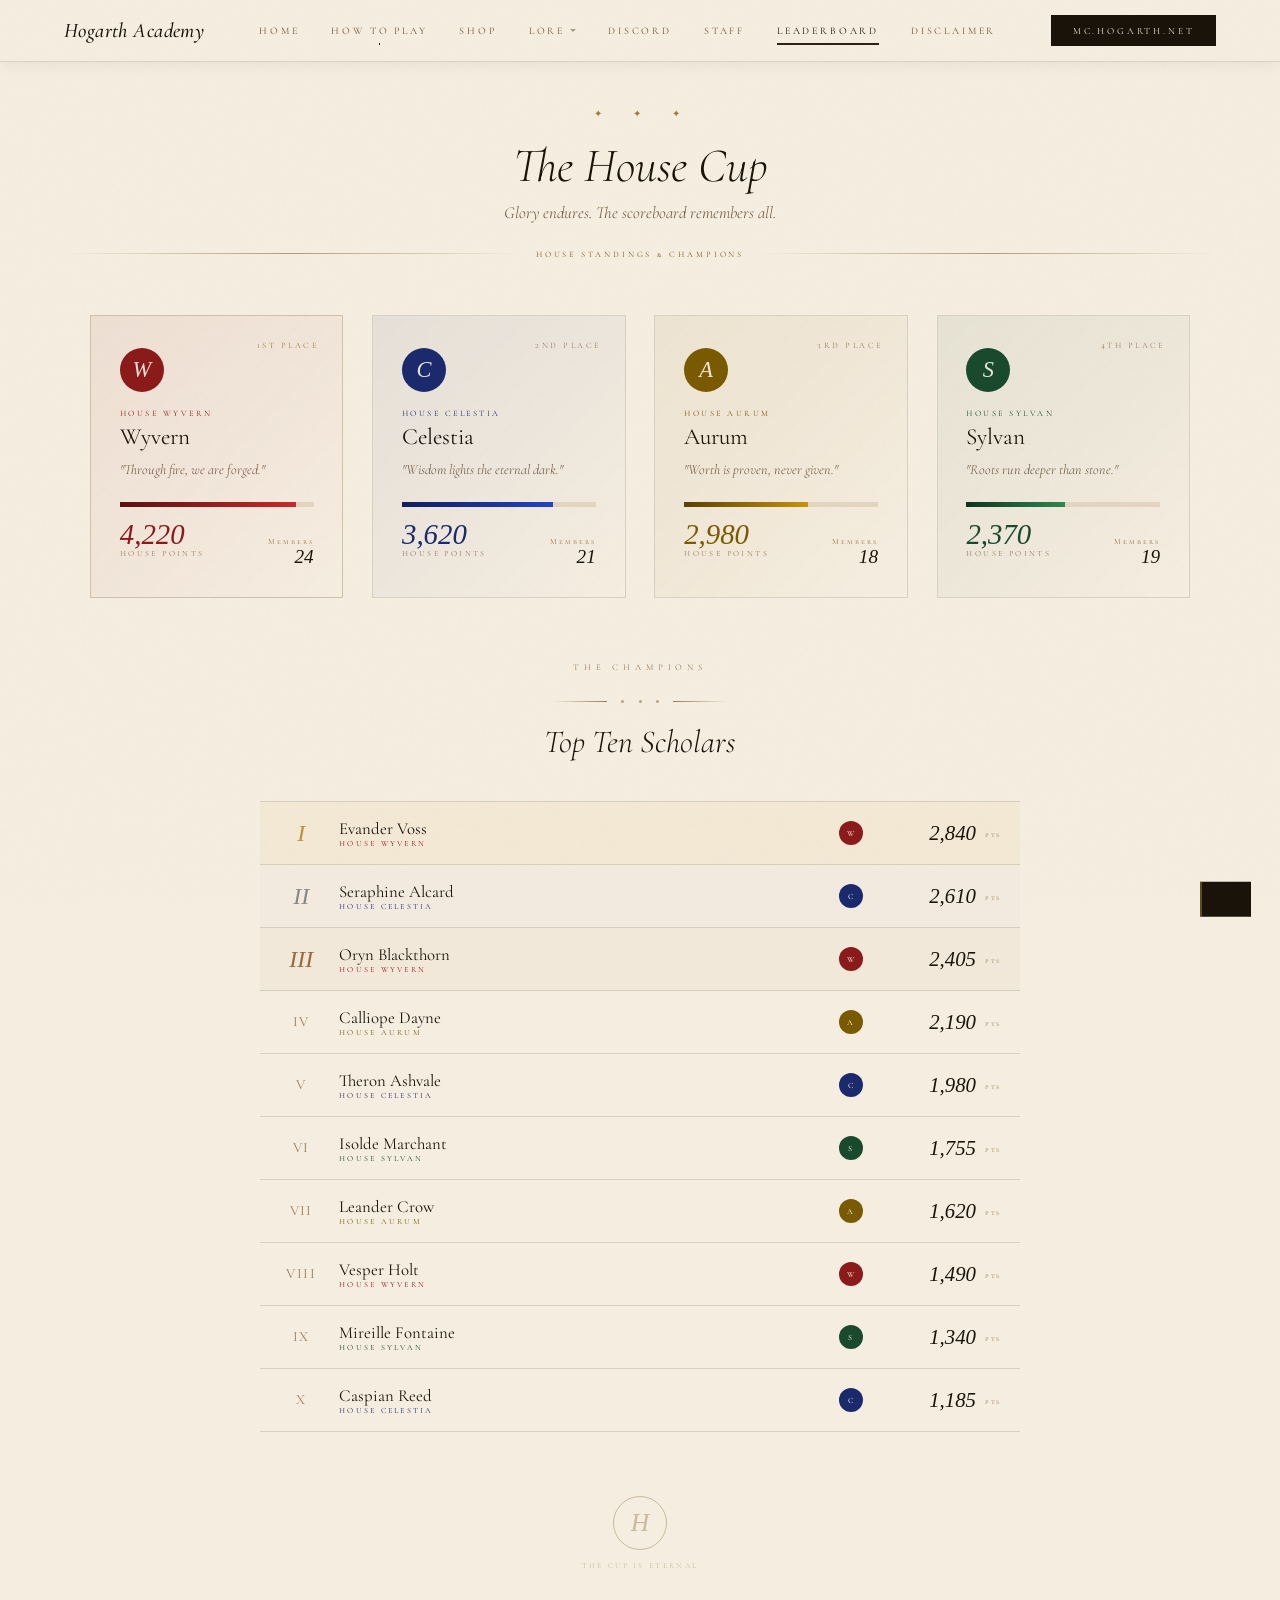
<file: leaderboard.html>
<!DOCTYPE html>
<html lang="en">
<head>
<meta charset="UTF-8">
<meta name="viewport" content="width=device-width, initial-scale=1.0">
<title>House Cup — Hogarth MC</title>
<link rel="preconnect" href="https://fonts.googleapis.com">
<link href="https://fonts.googleapis.com/css2?family=Cormorant+Garamond:ital,wght@0,300;0,400;0,600;1,300;1,400;1,600&family=Cormorant+SC:wght@300;400;500&family=IM+Fell+English:ital@0;1&display=swap" rel="stylesheet">
<link rel="stylesheet" href="shared.css">
<style>
  /* ── Page header ── */
  .lb-header {
    text-align: center;
    margin-bottom: 3.5rem;
  }
  .lb-stars {
    display: block;
    font-size: 0.65rem;
    letter-spacing: 0.6em;
    color: var(--gold2);
    margin-bottom: 1.2rem;
    animation: lbFadeUp 0.6s ease both;
  }
  .lb-title {
    font-family: 'Cormorant Garamond', serif;
    font-size: clamp(1.8rem, 4.5vw, 3rem);
    font-weight: 300;
    font-style: italic;
    line-height: 1.15;
    color: var(--ink);
    margin-bottom: 0.5rem;
    animation: lbFadeUp 0.7s 0.1s ease both;
  }
  .lb-sub {
    font-family: 'Cormorant Garamond', serif;
    font-style: italic;
    font-weight: 300;
    font-size: 1.05rem;
    color: var(--ink4);
    animation: lbFadeUp 0.7s 0.2s ease both;
  }
  .lb-divider {
    display: flex;
    align-items: center;
    gap: 1rem;
    margin-top: 1.6rem;
    animation: lbFadeUp 0.7s 0.3s ease both;
  }
  .lb-divider::before,
  .lb-divider::after {
    content: '';
    flex: 1;
    height: 1px;
    background: linear-gradient(to right, transparent, rgba(122,90,32,.55), transparent);
  }
  .lb-divider span {
    font-family: 'Cormorant SC', serif;
    font-size: 0.52rem;
    letter-spacing: 0.35em;
    color: var(--gold);
    text-transform: uppercase;
    white-space: nowrap;
  }

  /* ── House cards grid ── */
  .houses-grid {
    display: grid;
    grid-template-columns: repeat(auto-fit, minmax(240px, 1fr));
    gap: 1.8rem;
    margin-bottom: 4rem;
    max-width: 1100px;
    margin-left: auto;
    margin-right: auto;
  }

  .house-card {
    position: relative;
    border: 1px solid rgba(26,19,10,.13);
    padding: 2rem 1.8rem 1.8rem;
    overflow: hidden;
    opacity: 0;
    transform: translateY(20px);
    transition: opacity 0.55s ease, transform 0.55s ease;
  }
  .house-card.visible {
    opacity: 1;
    transform: translateY(0);
  }
  .house-card:nth-child(1) { transition-delay: 0.05s; }
  .house-card:nth-child(2) { transition-delay: 0.12s; }
  .house-card:nth-child(3) { transition-delay: 0.19s; }
  .house-card:nth-child(4) { transition-delay: 0.26s; }

  .house-card::before {
    content: '';
    position: absolute;
    inset: 0;
    opacity: 0.07;
    pointer-events: none;
    transition: opacity 0.4s;
  }
  .house-card:hover::before { opacity: 0.13; }

  .house-card.wyvern::before   { background: linear-gradient(135deg, #8b1a1a, transparent); }
  .house-card.sylvan::before   { background: linear-gradient(135deg, #1a4a2e, transparent); }
  .house-card.celestia::before { background: linear-gradient(135deg, #1a2a6c, transparent); }
  .house-card.aurum::before    { background: linear-gradient(135deg, #7a5a00, transparent); }

  .house-icon {
    width: 44px;
    height: 44px;
    border-radius: 50%;
    display: flex;
    align-items: center;
    justify-content: center;
    margin-bottom: 1rem;
    font-family: 'IM Fell English', serif;
    font-style: italic;
    font-size: 1.4rem;
    color: var(--paper);
  }
  .wyvern .house-icon   { background: #8b1a1a; }
  .sylvan .house-icon   { background: #1a4a2e; }
  .celestia .house-icon { background: #1a2a6c; }
  .aurum .house-icon    { background: #7a5a00; }

  .house-rank-label {
    position: absolute;
    top: 1.5rem;
    right: 1.5rem;
    font-family: 'Cormorant SC', serif;
    font-size: 0.52rem;
    letter-spacing: 0.3em;
    color: var(--ink5);
    text-transform: uppercase;
  }
  .house-card.leader .house-rank-label { color: var(--gold2); }

  .house-tag {
    font-family: 'Cormorant SC', serif;
    font-size: 0.52rem;
    letter-spacing: 0.3em;
    text-transform: uppercase;
    display: block;
    margin-bottom: 0.4rem;
  }
  .wyvern .house-tag   { color: #8b1a1a; }
  .sylvan .house-tag   { color: #1a4a2e; }
  .celestia .house-tag { color: #1a2a6c; }
  .aurum .house-tag    { color: #7a5a00; }

  .house-name {
    font-family: 'Cormorant Garamond', serif;
    font-size: 1.45rem;
    font-weight: 400;
    color: var(--ink);
    margin-bottom: 0.4rem;
    line-height: 1.2;
  }
  .house-motto {
    font-family: 'Cormorant Garamond', serif;
    font-style: italic;
    font-weight: 300;
    font-size: 0.88rem;
    color: var(--ink4);
    margin-bottom: 1.4rem;
    line-height: 1.5;
  }

  .house-bar-wrap { margin-bottom: 0.8rem; }
  .house-bar-track {
    height: 5px;
    background: var(--paper3);
    position: relative;
    overflow: hidden;
  }
  .house-bar-fill {
    height: 100%;
    width: 0%;
    transition: width 1.3s cubic-bezier(.22,1,.36,1);
  }
  .wyvern .house-bar-fill   { background: linear-gradient(90deg, #5a1111, #c92a2a); }
  .sylvan .house-bar-fill   { background: linear-gradient(90deg, #0f3320, #2d8a4e); }
  .celestia .house-bar-fill { background: linear-gradient(90deg, #111e5e, #2244c8); }
  .aurum .house-bar-fill    { background: linear-gradient(90deg, #5a4200, #c9930a); }

  .house-pts-row {
    display: flex;
    justify-content: space-between;
    align-items: baseline;
  }
  .house-pts-num {
    font-family: 'IM Fell English', serif;
    font-style: italic;
    font-size: 1.8rem;
    line-height: 1;
  }
  .wyvern .house-pts-num   { color: #8b1a1a; }
  .sylvan .house-pts-num   { color: #1a4a2e; }
  .celestia .house-pts-num { color: #1a2a6c; }
  .aurum .house-pts-num    { color: #7a5a00; }

  .house-pts-label {
    font-family: 'Cormorant SC', serif;
    font-size: 0.5rem;
    letter-spacing: 0.3em;
    text-transform: uppercase;
    color: var(--ink5);
  }
  .house-members-label {
    font-family: 'Cormorant SC', serif;
    font-size: 0.5rem;
    letter-spacing: 0.25em;
    color: var(--ink5);
    text-align: right;
  }
  .house-members-num {
    font-family: 'IM Fell English', serif;
    font-style: italic;
    font-size: 1.2rem;
    color: var(--ink);
    text-align: right;
  }

  .house-card.leader { border-color: rgba(122,90,32,.3); }

  /* ── Individual leaderboard ── */
  .lb-section-header {
    text-align: center;
    margin-bottom: 2.5rem;
  }
  .lb-section-eyebrow {
    font-family: 'Cormorant SC', serif;
    font-size: 0.55rem;
    letter-spacing: 0.55em;
    text-transform: uppercase;
    color: var(--ink5);
    display: block;
    margin-bottom: 0.8rem;
  }
  .lb-section-title {
    font-family: 'Cormorant Garamond', serif;
    font-weight: 300;
    font-size: clamp(1.5rem, 3vw, 2rem);
    color: var(--ink);
    font-style: italic;
  }

  .lb-table-wrap {
    max-width: 760px;
    margin: 0 auto;
    opacity: 0;
    transform: translateY(18px);
    transition: opacity 0.6s ease, transform 0.6s ease;
  }
  .lb-table-wrap.visible {
    opacity: 1;
    transform: translateY(0);
  }

  .lb-row {
    display: grid;
    grid-template-columns: 44px 1fr 36px 110px;
    align-items: center;
    gap: 1rem;
    padding: 1rem 1.2rem;
    border-bottom: 1px solid rgba(26,19,10,.13);
    transition: background 0.18s;
    cursor: default;
  }
  .lb-row:hover { background: rgba(227,212,191,.35); }
  .lb-row:first-child { border-top: 1px solid rgba(26,19,10,.13); }

  .lb-row.rank-1 { background: rgba(201,147,10,.05); }
  .lb-row.rank-1:hover { background: rgba(201,147,10,.1); }
  .lb-row.rank-2 { background: rgba(186,186,186,.04); }
  .lb-row.rank-3 { background: rgba(180,120,50,.04); }

  .lb-rank {
    font-family: 'IM Fell English', serif;
    font-style: italic;
    font-size: 1.5rem;
    color: var(--ink5);
    text-align: center;
    line-height: 1;
  }
  .lb-rank.small {
    font-family: 'Cormorant SC', serif;
    font-style: normal;
    font-size: 0.88rem;
    letter-spacing: 0.1em;
  }
  .rank-1 .lb-rank { color: #b8943f; }
  .rank-2 .lb-rank { color: #888; }
  .rank-3 .lb-rank { color: #9a6a38; }

  .lb-player-name {
    font-family: 'Cormorant Garamond', serif;
    font-size: 1.05rem;
    font-weight: 400;
    color: var(--ink);
  }
  .lb-player-house {
    font-family: 'Cormorant SC', serif;
    font-size: 0.5rem;
    letter-spacing: 0.28em;
    text-transform: uppercase;
  }
  .hc-w { color: #8b1a1a; }
  .hc-s { color: #1a4a2e; }
  .hc-c { color: #1a2a6c; }
  .hc-a { color: #7a5a00; }

  .lb-badge {
    display: inline-flex;
    align-items: center;
    justify-content: center;
    width: 24px;
    height: 24px;
    border-radius: 50%;
    font-family: 'Cormorant SC', serif;
    font-size: 0.5rem;
    letter-spacing: 0.1em;
    color: var(--paper);
    font-weight: 500;
  }
  .lb-badge.w { background: #8b1a1a; }
  .lb-badge.s { background: #1a4a2e; }
  .lb-badge.c { background: #1a2a6c; }
  .lb-badge.a { background: #7a5a00; }

  .lb-pts-val {
    font-family: 'IM Fell English', serif;
    font-style: italic;
    font-size: 1.3rem;
    color: var(--ink);
    text-align: right;
    line-height: 1;
  }
  .lb-pts-val span {
    font-family: 'Cormorant SC', serif;
    font-style: normal;
    font-size: 0.48rem;
    letter-spacing: 0.2em;
    color: var(--ink5);
    margin-left: 0.25rem;
    vertical-align: middle;
  }

  /* ── Seal ── */
  .lb-seal {
    text-align: center;
    margin-top: 4rem;
    opacity: 0;
    transition: opacity 0.7s ease;
  }
  .lb-seal.visible { opacity: 0.35; }
  .lb-seal-ring {
    display: inline-flex;
    align-items: center;
    justify-content: center;
    width: 54px;
    height: 54px;
    border: 1px solid var(--gold);
    border-radius: 50%;
    font-family: 'IM Fell English', serif;
    font-style: italic;
    font-size: 1.6rem;
    color: var(--gold);
  }
  .lb-seal-label {
    display: block;
    font-family: 'Cormorant SC', serif;
    font-size: 0.48rem;
    letter-spacing: 0.3em;
    color: var(--gold);
    text-transform: uppercase;
    margin-top: 0.7rem;
  }

  @keyframes lbFadeUp {
    from { opacity: 0; transform: translateY(14px); }
    to   { opacity: 1; transform: translateY(0); }
  }

  @media (max-width: 540px) {
    .lb-row { grid-template-columns: 36px 1fr 28px 80px; gap: 0.6rem; padding: 0.85rem 0.8rem; }
    .lb-pts-val { font-size: 1.05rem; }
    .houses-grid { grid-template-columns: 1fr 1fr; }
  }
  @media (max-width: 400px) {
    .houses-grid { grid-template-columns: 1fr; }
  }
</style>
</head>
<body>
<div id="nav-mount"></div>

<main>

  <div class="lb-header">
    <span class="lb-stars">✦ &nbsp; ✦ &nbsp; ✦</span>
    <h2 class="lb-title">The House Cup</h2>
    <p class="lb-sub">Glory endures. The scoreboard remembers all.</p>
    <div class="lb-divider"><span>House Standings &amp; Champions</span></div>
  </div>

  <!-- House standings -->
  <div class="houses-grid">

    <div class="house-card wyvern leader" id="hc-0">
      <div class="house-rank-label">1st Place</div>
      <div class="house-icon">W</div>
      <span class="house-tag">House Wyvern</span>
      <div class="house-name">Wyvern</div>
      <div class="house-motto">"Through fire, we are forged."</div>
      <div class="house-bar-wrap">
        <div class="house-bar-track">
          <div class="house-bar-fill" data-pct="91"></div>
        </div>
      </div>
      <div class="house-pts-row">
        <div>
          <div class="house-pts-num" id="pts-0">0</div>
          <div class="house-pts-label">House Points</div>
        </div>
        <div>
          <div class="house-members-label">Members</div>
          <div class="house-members-num">24</div>
        </div>
      </div>
    </div>

    <div class="house-card celestia" id="hc-1">
      <div class="house-rank-label">2nd Place</div>
      <div class="house-icon">C</div>
      <span class="house-tag">House Celestia</span>
      <div class="house-name">Celestia</div>
      <div class="house-motto">"Wisdom lights the eternal dark."</div>
      <div class="house-bar-wrap">
        <div class="house-bar-track">
          <div class="house-bar-fill" data-pct="78"></div>
        </div>
      </div>
      <div class="house-pts-row">
        <div>
          <div class="house-pts-num" id="pts-1">0</div>
          <div class="house-pts-label">House Points</div>
        </div>
        <div>
          <div class="house-members-label">Members</div>
          <div class="house-members-num">21</div>
        </div>
      </div>
    </div>

    <div class="house-card aurum" id="hc-2">
      <div class="house-rank-label">3rd Place</div>
      <div class="house-icon">A</div>
      <span class="house-tag">House Aurum</span>
      <div class="house-name">Aurum</div>
      <div class="house-motto">"Worth is proven, never given."</div>
      <div class="house-bar-wrap">
        <div class="house-bar-track">
          <div class="house-bar-fill" data-pct="64"></div>
        </div>
      </div>
      <div class="house-pts-row">
        <div>
          <div class="house-pts-num" id="pts-2">0</div>
          <div class="house-pts-label">House Points</div>
        </div>
        <div>
          <div class="house-members-label">Members</div>
          <div class="house-members-num">18</div>
        </div>
      </div>
    </div>

    <div class="house-card sylvan" id="hc-3">
      <div class="house-rank-label">4th Place</div>
      <div class="house-icon">S</div>
      <span class="house-tag">House Sylvan</span>
      <div class="house-name">Sylvan</div>
      <div class="house-motto">"Roots run deeper than stone."</div>
      <div class="house-bar-wrap">
        <div class="house-bar-track">
          <div class="house-bar-fill" data-pct="51"></div>
        </div>
      </div>
      <div class="house-pts-row">
        <div>
          <div class="house-pts-num" id="pts-3">0</div>
          <div class="house-pts-label">House Points</div>
        </div>
        <div>
          <div class="house-members-label">Members</div>
          <div class="house-members-num">19</div>
        </div>
      </div>
    </div>

  </div>

  <!-- Individual leaderboard -->
  <div class="lb-section-header">
    <span class="lb-section-eyebrow">The Champions</span>
    <div class="rule" style="margin-bottom:1.2rem;">
      <div class="rule-line"></div>
      <div class="rule-dot"></div>
      <div class="rule-dot"></div>
      <div class="rule-dot"></div>
      <div class="rule-line r"></div>
    </div>
    <h3 class="lb-section-title">Top Ten Scholars</h3>
  </div>

  <div class="lb-table-wrap" id="lb-table">

    <div class="lb-row rank-1">
      <div class="lb-rank">I</div>
      <div>
        <div class="lb-player-name">Evander Voss</div>
        <div class="lb-player-house hc-w">House Wyvern</div>
      </div>
      <div class="lb-badge w">W</div>
      <div class="lb-pts-val">2,840 <span>pts</span></div>
    </div>

    <div class="lb-row rank-2">
      <div class="lb-rank">II</div>
      <div>
        <div class="lb-player-name">Seraphine Alcard</div>
        <div class="lb-player-house hc-c">House Celestia</div>
      </div>
      <div class="lb-badge c">C</div>
      <div class="lb-pts-val">2,610 <span>pts</span></div>
    </div>

    <div class="lb-row rank-3">
      <div class="lb-rank">III</div>
      <div>
        <div class="lb-player-name">Oryn Blackthorn</div>
        <div class="lb-player-house hc-w">House Wyvern</div>
      </div>
      <div class="lb-badge w">W</div>
      <div class="lb-pts-val">2,405 <span>pts</span></div>
    </div>

    <div class="lb-row">
      <div class="lb-rank small">IV</div>
      <div>
        <div class="lb-player-name">Calliope Dayne</div>
        <div class="lb-player-house hc-a">House Aurum</div>
      </div>
      <div class="lb-badge a">A</div>
      <div class="lb-pts-val">2,190 <span>pts</span></div>
    </div>

    <div class="lb-row">
      <div class="lb-rank small">V</div>
      <div>
        <div class="lb-player-name">Theron Ashvale</div>
        <div class="lb-player-house hc-c">House Celestia</div>
      </div>
      <div class="lb-badge c">C</div>
      <div class="lb-pts-val">1,980 <span>pts</span></div>
    </div>

    <div class="lb-row">
      <div class="lb-rank small">VI</div>
      <div>
        <div class="lb-player-name">Isolde Marchant</div>
        <div class="lb-player-house hc-s">House Sylvan</div>
      </div>
      <div class="lb-badge s">S</div>
      <div class="lb-pts-val">1,755 <span>pts</span></div>
    </div>

    <div class="lb-row">
      <div class="lb-rank small">VII</div>
      <div>
        <div class="lb-player-name">Leander Crow</div>
        <div class="lb-player-house hc-a">House Aurum</div>
      </div>
      <div class="lb-badge a">A</div>
      <div class="lb-pts-val">1,620 <span>pts</span></div>
    </div>

    <div class="lb-row">
      <div class="lb-rank small">VIII</div>
      <div>
        <div class="lb-player-name">Vesper Holt</div>
        <div class="lb-player-house hc-w">House Wyvern</div>
      </div>
      <div class="lb-badge w">W</div>
      <div class="lb-pts-val">1,490 <span>pts</span></div>
    </div>

    <div class="lb-row">
      <div class="lb-rank small">IX</div>
      <div>
        <div class="lb-player-name">Mireille Fontaine</div>
        <div class="lb-player-house hc-s">House Sylvan</div>
      </div>
      <div class="lb-badge s">S</div>
      <div class="lb-pts-val">1,340 <span>pts</span></div>
    </div>

    <div class="lb-row">
      <div class="lb-rank small">X</div>
      <div>
        <div class="lb-player-name">Caspian Reed</div>
        <div class="lb-player-house hc-c">House Celestia</div>
      </div>
      <div class="lb-badge c">C</div>
      <div class="lb-pts-val">1,185 <span>pts</span></div>
    </div>

  </div>

  <div class="lb-seal" id="lb-seal">
    <div class="lb-seal-ring">H</div>
    <span class="lb-seal-label">The Cup is eternal</span>
  </div>

</main>

<div class="toast" id="toast"><strong id="tt"></strong><p id="tm"></p></div>
<script src="shared.js"></script>
<script src="nav-loader.js"></script>
<script>
  const housePts = [4220, 3620, 2980, 2370];

  function animateCount(el, target, duration) {
    const start = performance.now();
    function update(now) {
      const t = Math.min((now - start) / duration, 1);
      const ease = 1 - Math.pow(1 - t, 3);
      el.textContent = Math.round(ease * target).toLocaleString();
      if (t < 1) requestAnimationFrame(update);
    }
    requestAnimationFrame(update);
  }

  // House card reveal + animate bars + count up
  const houseCards = document.querySelectorAll('.house-card');
  const cardObs = new IntersectionObserver(entries => {
    entries.forEach(e => {
      if (!e.isIntersecting) return;
      const card = e.target;
      card.classList.add('visible');
      const idx = parseInt(card.id.replace('hc-', ''));
      const fill = card.querySelector('.house-bar-fill');
      const pct  = parseFloat(fill?.dataset.pct || 0);
      const ptEl = document.getElementById('pts-' + idx);
      setTimeout(() => {
        if (fill) fill.style.width = pct + '%';
        if (ptEl) animateCount(ptEl, housePts[idx], 1200);
      }, 100 + idx * 80);
      cardObs.unobserve(card);
    });
  }, { threshold: 0.15 });
  houseCards.forEach(c => cardObs.observe(c));

  // Table reveal
  const tableObs = new IntersectionObserver(entries => {
    entries.forEach(e => {
      if (e.isIntersecting) {
        e.target.classList.add('visible');
        tableObs.unobserve(e.target);
      }
    });
  }, { threshold: 0.05 });
  tableObs.observe(document.getElementById('lb-table'));

  // Seal reveal
  const sealObs = new IntersectionObserver(entries => {
    entries.forEach(e => { if (e.isIntersecting) e.target.classList.add('visible'); });
  }, { threshold: 0.3 });
  sealObs.observe(document.getElementById('lb-seal'));

  // Trigger cards already in viewport on load
  setTimeout(() => {
    houseCards.forEach(c => {
      if (c.getBoundingClientRect().top < window.innerHeight * 0.9) {
        c.dispatchEvent(new Event('intersect'));
      }
    });
  }, 60);
</script>
</body>
</html>
</file>
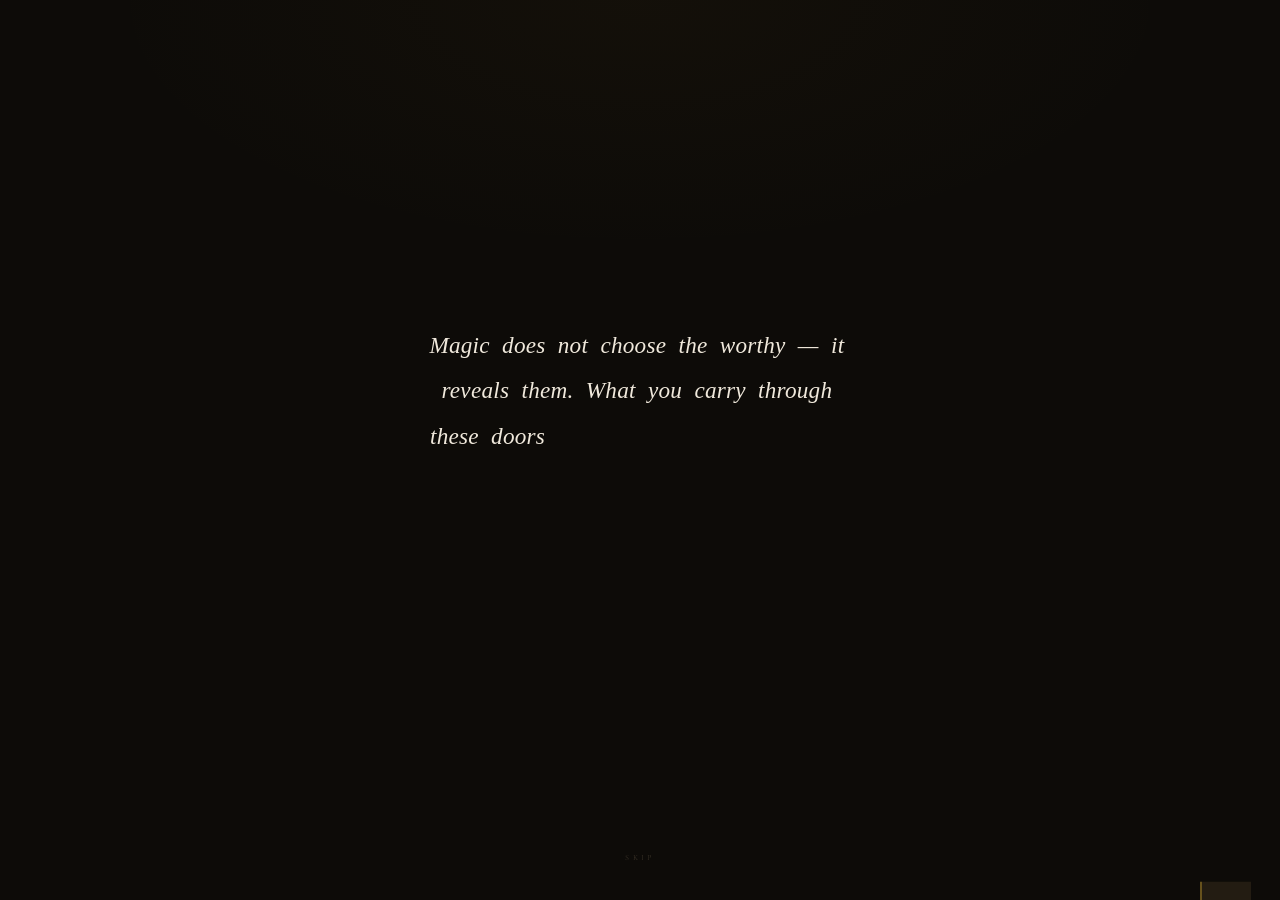
<file: old-index.html>
<!DOCTYPE html>
<html lang="en">
<head>
<meta charset="UTF-8">
<meta name="viewport" content="width=device-width, initial-scale=1.0">
<title>Hogarth — A Wizarding Minecraft Realm</title>
<link rel="preconnect" href="https://fonts.googleapis.com">
<link href="https://fonts.googleapis.com/css2?family=Cormorant+Garamond:ital,wght@0,300;0,400;0,500;0,600;1,300;1,400;1,500;1,600&family=Cormorant+SC:wght@300;400;500&family=IM+Fell+English:ital@0;1&display=swap" rel="stylesheet">
<style>
*, *::before, *::after { margin:0; padding:0; box-sizing:border-box; }
html, body { width:100%; height:100%; overflow:hidden; background:#0d0b08; }

:root {
  --paper:  #f0e9dc;
  --paper2: #e8dece;
  --ink:    #231c12;
  --ink2:   #3d3222;
  --ink3:   #6b5c42;
  --ink4:   #a08c70;
  --ink5:   #c8b89a;
  --gold:   #8a6830;
  --trans:  360ms cubic-bezier(.4,0,.2,1);
}

/* grain overlay */
body::after {
  content:''; position:fixed; inset:0;
  background-image:url("data:image/svg+xml,%3Csvg viewBox='0 0 256 256' xmlns='http://www.w3.org/2000/svg'%3E%3Cfilter id='g'%3E%3CfeTurbulence type='fractalNoise' baseFrequency='0.72' numOctaves='4' stitchTiles='stitch'/%3E%3C/filter%3E%3Crect width='100%25' height='100%25' filter='url(%23g)' opacity='0.032'/%3E%3C/svg%3E");
  pointer-events:none; z-index:9000; mix-blend-mode:multiply; opacity:.5;
}

/* ══ INTRO SCREEN ══ */
#intro {
  position:fixed; inset:0; z-index:500;
  background:#0d0b08;
  display:flex; align-items:center; justify-content:center;
  flex-direction:column;
  transition:opacity 1.4s ease, visibility 1.4s ease;
}
#intro.fade-out {
  opacity:0; visibility:hidden;
  pointer-events:none;
}

/* Candle flicker — very subtle top vignette glow */
#intro::before {
  content:'';
  position:absolute; inset:0;
  background: radial-gradient(ellipse 60% 40% at 50% 0%, rgba(180,130,40,.04) 0%, transparent 70%);
  pointer-events:none;
}

.intro-quote-wrap {
  position:relative;
  max-width:520px;
  padding:0 2.5rem;
  text-align:center;
}

/* The actual words container — words injected by JS */
#quote-text {
  font-family:'IM Fell English', serif;
  font-size:clamp(1.1rem,2.2vw,1.45rem);
  font-style:italic;
  font-weight:400;
  color:rgba(240,233,220,1);
  line-height:1.95;
  letter-spacing:.01em;
}

.q-word {
  display:inline-block;
  opacity:0;
  transform:translateY(6px);
  transition:opacity .55s ease, transform .55s ease;
  color:rgba(240,233,220,1);
  margin-right:.27em;
}
.q-word.visible {
  opacity:1;
  transform:translateY(0);
}
.q-word.fade-word {
  opacity:0;
  transform:translateY(-5px);
  transition:opacity .45s ease, transform .45s ease;
}

/* Attribution line */
#quote-attr {
  margin-top:1.6rem;
  font-family:'Cormorant SC', serif;
  font-size:.52rem;
  letter-spacing:.5em;
  text-transform:uppercase;
  color:rgba(160,140,112,0);
  transition:color 1.2s ease, opacity 1.2s ease;
}
#quote-attr.show { color:rgba(160,140,112,.55); }
#quote-attr.fade-attr {
  opacity:0;
  transition:opacity .7s ease;
}

/* The rule lines under the quote */
.intro-rule {
  display:flex; align-items:center; justify-content:center; gap:1rem;
  margin-top:2.2rem;
  opacity:0; transition:opacity 1s ease;
}
.intro-rule.show { opacity:1; }
.intro-rule-line { width:44px; height:1px; background:linear-gradient(90deg,transparent,rgba(160,140,112,.25)); }
.intro-rule-line.r { background:linear-gradient(90deg,rgba(160,140,112,.25),transparent); }
.intro-rule-dot { width:2px; height:2px; border-radius:50%; background:rgba(160,140,112,.3); }

/* Skip hint */
#skip-hint {
  position:absolute;
  bottom:2.4rem; left:50%; transform:translateX(-50%);
  font-family:'Cormorant SC',serif;
  font-size:.5rem; letter-spacing:.42em; text-transform:uppercase;
  color:rgba(160,140,112,.3);
  opacity:0; transition:opacity .6s ease;
  cursor:pointer;
  white-space:nowrap;
}
#skip-hint.show { opacity:1; }
#skip-hint:hover { color:rgba(160,140,112,.6); }

/* background transitions for the body */
body.bg-transition {
  transition: background 1.4s ease;
  background:#f0e9dc;
}

#footCanvas { position:fixed; inset:0; pointer-events:none; z-index:1; }

/* ══ SITE ══ */
#site {
  position:fixed; inset:0; z-index:2;
  display:flex; flex-direction:column;
  opacity:0; pointer-events:none;
  transition:opacity 1.3s ease .1s;
}
#site.show { opacity:1; pointer-events:all; }

/* NAV */
nav {
  flex-shrink:0; height:62px;
  display:flex; align-items:center; justify-content:space-between;
  padding:0 clamp(1.4rem,5vw,4rem);
  background:rgba(240,233,220,.97);
  backdrop-filter:blur(8px);
  border-bottom:1px solid rgba(35,28,18,.07);
  position:relative; z-index:10;
}
.nav-logo {
  font-family:'Cormorant Garamond',serif;
  font-size:1.3rem; font-weight:500; font-style:italic;
  color:var(--ink); text-decoration:none; letter-spacing:.02em;
}
.nav-logo sup {
  font-style:normal; font-size:.42em; letter-spacing:.28em;
  vertical-align:super; color:var(--ink4);
  font-family:'Cormorant SC',serif;
}
.nav-tabs { display:flex; align-items:center; gap:.2rem; list-style:none; }
.nav-tab {
  font-family:'Cormorant SC',serif;
  font-size:.66rem; font-weight:400; letter-spacing:.3em; text-transform:uppercase;
  color:var(--ink3); background:transparent; border:none;
  padding:.52rem 1rem; cursor:pointer; transition:color .22s;
  position:relative;
}
.nav-tab::after {
  content:''; position:absolute; bottom:0;
  left:50%; right:50%; height:1.5px; background:var(--ink2);
  transition:left .24s ease, right .24s ease;
}
.nav-tab:hover { color:var(--ink); }
.nav-tab.active { color:var(--ink); }
.nav-tab.active::after { left:1rem; right:1rem; }
.nav-ip {
  font-family:'Cormorant SC',serif;
  font-size:.59rem; font-weight:400; letter-spacing:.3em; text-transform:uppercase;
  color:var(--paper); background:var(--ink); border:none;
  padding:.58rem 1.35rem; cursor:pointer;
  transition:background .22s, transform .14s;
  position:relative; overflow:hidden; min-width:130px; text-align:center;
}
.nav-ip-addr, .nav-ip-hover {
  display:block;
  transition:opacity .22s, transform .22s;
}
.nav-ip-hover {
  position:absolute; inset:0;
  display:flex; align-items:center; justify-content:center;
  opacity:0; transform:translateY(4px);
  background:var(--ink2);
}
.nav-ip:hover .nav-ip-addr { opacity:0; transform:translateY(-4px); }
.nav-ip:hover .nav-ip-hover { opacity:1; transform:translateY(0); }
.nav-ip:hover { transform:translateY(-1px); }

/* PAGES */
.pages { flex:1; position:relative; overflow:hidden; }
.page {
  position:absolute; inset:0;
  display:flex; flex-direction:column;
  align-items:center; justify-content:center;
  padding:2rem clamp(1.4rem,6vw,5rem);
  opacity:0; pointer-events:none;
  transform:translateY(10px);
  transition:opacity var(--trans), transform var(--trans);
}
.page.active { opacity:1; pointer-events:all; transform:translateY(0); }

/* ── HOME ── */
.home-eye {
  font-family:'Cormorant SC',serif;
  font-size:.58rem; font-weight:300; letter-spacing:.55em; text-transform:uppercase;
  color:var(--ink5); margin-bottom:1.5rem;
}
.home-title {
  font-family:'Cormorant Garamond',serif; font-weight:300;
  font-size:clamp(3.4rem,9.5vw,7rem); line-height:.9;
  color:var(--ink); letter-spacing:-.01em; margin-bottom:.15em;
  text-align:center;
}
.home-title em { font-style:italic; display:block; color:var(--ink2); }
.rule {
  display:flex; align-items:center; justify-content:center;
  gap:.9rem; margin:1.7rem auto;
}
.rule-line { width:55px; height:1px; background:linear-gradient(90deg,transparent,var(--ink4)); }
.rule-line.r { background:linear-gradient(90deg,var(--ink4),transparent); }
.rule-dot { width:3px; height:3px; border-radius:50%; background:var(--ink4); opacity:.55; }
.home-desc {
  font-family:'Cormorant Garamond',serif; font-style:italic; font-weight:300;
  font-size:clamp(.95rem,1.8vw,1.15rem); color:var(--ink3);
  max-width:380px; margin:0 auto 2.4rem; line-height:1.95; text-align:center;
}
.btns { display:flex; gap:1rem; justify-content:center; flex-wrap:wrap; }
.btn-s {
  font-family:'Cormorant SC',serif;
  font-size:.6rem; font-weight:400; letter-spacing:.42em; text-transform:uppercase;
  color:var(--paper); background:var(--ink); border:1px solid var(--ink);
  padding:.88rem 2.2rem; cursor:pointer;
  transition:background .25s, transform .14s;
  text-decoration:none; display:inline-block;
}
.btn-s:hover { background:var(--ink2); transform:translateY(-1px); }
.btn-g {
  font-family:'Cormorant SC',serif;
  font-size:.6rem; font-weight:400; letter-spacing:.42em; text-transform:uppercase;
  color:var(--ink2); background:transparent; border:1px solid var(--ink4);
  padding:.88rem 2.2rem; cursor:pointer;
  transition:border-color .25s, color .25s, transform .14s;
  text-decoration:none; display:inline-block;
}
.btn-g:hover { border-color:var(--ink); color:var(--ink); transform:translateY(-1px); }
.stats {
  display:flex; gap:3rem; justify-content:center;
  margin-top:3.2rem; flex-wrap:wrap;
}
.stat-num {
  font-family:'Cormorant Garamond',serif;
  font-size:1.8rem; font-weight:300; font-style:italic;
  color:var(--ink2); line-height:1; margin-bottom:.2rem;
}
.stat-lbl {
  font-family:'Cormorant SC',serif;
  font-size:.53rem; font-weight:300; letter-spacing:.4em; text-transform:uppercase;
  color:var(--ink5);
}

/* ── HOW TO PLAY ── */
.htp-head { text-align:center; margin-bottom:2.8rem; }
.htp-title {
  font-family:'Cormorant Garamond',serif; font-weight:300; font-style:italic;
  font-size:clamp(1.7rem,3.8vw,2.6rem); color:var(--ink); margin-bottom:.35rem;
}
.htp-sub {
  font-family:'Cormorant Garamond',serif; font-style:italic; font-weight:300;
  font-size:.95rem; color:var(--ink4);
}
.steps {
  display:flex; gap:0; max-width:840px; width:100%;
  border:1px solid rgba(35,28,18,.1);
}
.step {
  flex:1; padding:2rem 1.8rem; position:relative;
  background:rgba(240,233,220,.35); transition:background .3s; text-align:left;
}
.step:hover { background:rgba(232,222,206,.65); }
.step:not(:last-child) { border-right:1px solid rgba(35,28,18,.1); }
.step::before {
  content:''; position:absolute;
  top:0; left:0; right:0; height:2px; background:var(--ink);
  transform:scaleX(0); transform-origin:left; transition:transform .4s ease;
}
.step:hover::before { transform:scaleX(1); }
.step-n {
  font-family:'Cormorant Garamond',serif;
  font-size:3.2rem; font-weight:300; font-style:italic;
  color:rgba(35,28,18,.07); line-height:1; margin-bottom:.7rem; display:block;
}
.step-t { font-family:'Cormorant Garamond',serif; font-size:1.05rem; font-weight:400; color:var(--ink); margin-bottom:.55rem; }
.step-d { font-family:'Cormorant Garamond',serif; font-style:italic; font-weight:300; font-size:.85rem; color:var(--ink3); line-height:1.9; }
.step-a {
  display:inline-flex; align-items:center; gap:.5rem;
  font-family:'Cormorant SC',serif;
  font-size:.56rem; font-weight:400; letter-spacing:.3em; text-transform:uppercase;
  color:var(--ink3); background:none; border:none; cursor:pointer; padding:0; transition:color .2s;
  margin-top:auto; padding-top:1.3rem; align-self:flex-start;
}
.step-a:hover { color:var(--ink); }
.step-a svg { transition:transform .2s; }
.step-a:hover svg { transform:translateX(3px); }
/* 5 steps layout */
.steps-five { max-width:1060px; }
.steps { align-items:stretch; }
.step { display:flex; flex-direction:column; text-align:left; }
.step-d { flex:1; }


/* ── SHOP ── */
.shop-t { font-family:'Cormorant Garamond',serif; font-weight:300; font-style:italic; font-size:clamp(1.8rem,4.5vw,3rem); color:var(--ink); margin-bottom:.4em; }
.shop-sub { font-family:'Cormorant Garamond',serif; font-style:italic; font-weight:300; font-size:1rem; color:var(--ink4); max-width:360px; margin:0 auto 2.8rem; line-height:1.9; }
.shop-tiles { display:flex; gap:1px; max-width:660px; width:100%; background:rgba(35,28,18,.08); border:1px solid rgba(35,28,18,.08); }
.s-tile { flex:1; background:var(--paper); padding:1.8rem 1.4rem; transition:background .3s; text-align:center; }
.s-tile:hover { background:rgba(232,222,206,.7); }
.s-tile-i { font-size:1.5rem; display:block; margin-bottom:.7rem; opacity:.6; }
.s-tile-n { font-family:'Cormorant Garamond',serif; font-size:1rem; font-weight:400; color:var(--ink); margin-bottom:.3rem; }
.s-tile-d { font-family:'Cormorant Garamond',serif; font-style:italic; font-size:.78rem; color:var(--ink4); }
.shop-note { margin-top:1.8rem; font-family:'Cormorant Garamond',serif; font-style:italic; font-size:.85rem; color:var(--ink4); }
.shop-note a { color:var(--ink3); text-decoration:underline; text-underline-offset:3px; transition:color .2s; cursor:pointer; }
.shop-note a:hover { color:var(--ink); }

/* ── LORE ── */
#page-lore { text-align:left; max-width:800px; width:100%; }
.lore-eye { font-family:'Cormorant SC',serif; font-size:.58rem; font-weight:300; letter-spacing:.55em; text-transform:uppercase; color:var(--ink5); margin-bottom:.9rem; }
.lore-t { font-family:'Cormorant Garamond',serif; font-weight:300; font-size:clamp(1.8rem,4vw,2.7rem); color:var(--ink); line-height:1.08; margin-bottom:1.8rem; }
.lore-t em { font-style:italic; }
.lore-body { display:grid; grid-template-columns:1fr 1px 1fr; gap:2.2rem; }
.lore-col p { font-family:'Cormorant Garamond',serif; font-size:.93rem; font-weight:300; color:var(--ink3); line-height:2; margin-bottom:1.1rem; }
.lore-col p:last-child { margin-bottom:0; }
.lore-div { background:rgba(35,28,18,.1); align-self:stretch; }
.lore-qcol { padding-left:.8rem; }
.lore-q { font-family:'Cormorant Garamond',serif; font-style:italic; font-weight:300; font-size:1.2rem; color:var(--ink2); line-height:1.7; margin-bottom:1rem; padding-left:1.1rem; position:relative; }
.lore-q::before { content:''; position:absolute; left:0; top:.25em; bottom:.25em; width:1.5px; background:var(--ink4); }
.lore-cite { font-family:'Cormorant SC',serif; font-size:.56rem; font-weight:300; letter-spacing:.4em; text-transform:uppercase; color:var(--ink5); font-style:normal; }
.houses-list { margin-top:1.8rem; display:grid; grid-template-columns:1fr 1fr; gap:.5rem; }
.house-row { display:flex; align-items:center; gap:.7rem; padding:.65rem .85rem; border:1px solid rgba(35,28,18,.08); background:rgba(240,233,220,.45); transition:background .25s; }
.house-row:hover { background:rgba(232,222,206,.8); }
.house-n { font-family:'Cormorant Garamond',serif; font-size:.92rem; font-weight:400; color:var(--ink); }
.house-tr { font-family:'Cormorant Garamond',serif; font-style:italic; font-size:.76rem; color:var(--ink4); }

/* ── LORE INNER TABS ── */
.lore-tabs {
  display:flex; gap:0;
  border-bottom:1px solid rgba(35,28,18,.12);
  width:100%;
}
.lore-tab {
  font-family:'Cormorant SC',serif;
  font-size:.62rem; font-weight:400; letter-spacing:.32em; text-transform:uppercase;
  color:var(--ink4); background:transparent; border:none;
  padding:.72rem 1.6rem; cursor:pointer;
  position:relative; transition:color .22s;
}
.lore-tab::after {
  content:''; position:absolute; bottom:-1px; left:0; right:0;
  height:1.5px; background:var(--ink);
  transform:scaleX(0); transition:transform .26s ease;
}
.lore-tab:hover { color:var(--ink2); }
.lore-tab.active { color:var(--ink); }
.lore-tab.active::after { transform:scaleX(1); }
.lore-panel { display:none; }
.lore-panel.active { display:block; }

/* ── SPELLS ── */
.spells-grid {
  display:grid; grid-template-columns:1fr 1fr;
  gap:1.8rem; margin-top:.4rem; padding-bottom:1.5rem;
}
.spell-cat-label {
  font-family:'Cormorant SC',serif;
  font-size:.56rem; font-weight:400; letter-spacing:.38em; text-transform:uppercase;
  color:var(--ink5); margin-bottom:.85rem;
  padding-bottom:.55rem; border-bottom:1px solid rgba(35,28,18,.08);
}
.spell-list { display:flex; flex-direction:column; }
.spell-row {
  display:flex; flex-wrap:wrap; align-items:baseline; gap:.4rem;
  padding:.6rem 0; border-bottom:1px solid rgba(35,28,18,.05);
}
.spell-row:last-child { border-bottom:none; }
.spell-name {
  font-family:'IM Fell English',serif; font-style:italic;
  font-size:.95rem; color:var(--ink); white-space:nowrap; flex-shrink:0;
}
.spell-desc {
  font-family:'Cormorant Garamond',serif; font-weight:300;
  font-size:.8rem; color:var(--ink4); line-height:1.7; flex:1; min-width:120px;
}
.spell-row.restricted .spell-name { color:var(--ink2); }
.spell-badge {
  font-family:'Cormorant SC',serif;
  font-size:.47rem; letter-spacing:.3em; text-transform:uppercase;
  color:rgba(100,40,20,.55); border:1px solid rgba(100,40,20,.2);
  padding:.18rem .5rem; white-space:nowrap; align-self:center;
}

/* ── SUBJECTS ── */
.subjects-grid {
  display:grid; grid-template-columns:repeat(3,1fr);
  gap:1px; background:rgba(35,28,18,.08);
  border:1px solid rgba(35,28,18,.08);
  margin-top:.4rem; margin-bottom:1.5rem;
}
.subject-card {
  background:var(--paper); padding:1.5rem 1.3rem; transition:background .3s;
}
.subject-card:hover { background:rgba(232,222,206,.7); }
.subject-icon { font-size:1.2rem; display:block; margin-bottom:.55rem; opacity:.65; }
.subject-name {
  font-family:'Cormorant Garamond',serif; font-size:1rem; font-weight:400;
  color:var(--ink); margin-bottom:.4rem;
}
.subject-desc {
  font-family:'Cormorant Garamond',serif; font-style:italic; font-weight:300;
  font-size:.78rem; color:var(--ink3); line-height:1.85; margin-bottom:.7rem;
}
.subject-year {
  font-family:'Cormorant SC',serif;
  font-size:.5rem; letter-spacing:.32em; text-transform:uppercase; color:var(--ink5);
}

/* ── DISCORD ── */
#page-discord { text-align:center; }
.dc-t { font-family:'Cormorant Garamond',serif; font-weight:300; font-style:italic; font-size:clamp(1.8rem,4.5vw,3rem); color:var(--ink); margin-bottom:.4em; }
.dc-sub { font-family:'Cormorant Garamond',serif; font-style:italic; font-weight:300; font-size:1rem; color:var(--ink3); max-width:400px; margin:0 auto 2.6rem; line-height:1.9; }
.dc-cards { display:flex; gap:1px; max-width:660px; width:100%; background:rgba(35,28,18,.08); border:1px solid rgba(35,28,18,.08); margin-bottom:2.2rem; }
.dc-card { flex:1; background:var(--paper); padding:1.8rem 1.4rem; transition:background .3s; text-align:center; }
.dc-card:hover { background:rgba(232,222,206,.7); }
.dc-i { font-size:1.5rem; display:block; margin-bottom:.7rem; opacity:.6; }
.dc-nt { font-family:'Cormorant Garamond',serif; font-size:1rem; font-weight:400; color:var(--ink); margin-bottom:.3rem; }
.dc-nd { font-family:'Cormorant Garamond',serif; font-style:italic; font-size:.78rem; color:var(--ink4); line-height:1.6; }

/* TOAST */
.toast {
  position:fixed; bottom:1.8rem; right:1.8rem; z-index:8000;
  background:var(--ink); padding:1rem 1.55rem;
  transform:translateY(130%); transition:transform .4s cubic-bezier(.34,1.4,.64,1);
  max-width:270px; border-left:2px solid rgba(184,146,42,.45);
}
.toast.show { transform:translateY(0); }
.toast strong { font-family:'Cormorant SC',serif; font-size:.6rem; letter-spacing:.24em; text-transform:uppercase; color:var(--paper); display:block; margin-bottom:.2rem; }
.toast p { font-family:'Cormorant Garamond',serif; font-style:italic; font-size:.86rem; color:rgba(240,233,220,.58); }

@keyframes risein { from{opacity:0;transform:translateY(10px)} to{opacity:1;transform:translateY(0)} }

@media(max-width:780px){
  .spells-grid { grid-template-columns:1fr; }
  .subjects-grid { grid-template-columns:1fr 1fr; }
}
@media(max-width:480px){
  .subjects-grid { grid-template-columns:1fr; }
}
@media(max-width:680px){
  .nav-tabs { display:none; }
  .steps, .steps-five { flex-direction:column; }
  .step:not(:last-child){ border-right:none; border-bottom:1px solid rgba(35,28,18,.1); }
  .lore-body { grid-template-columns:1fr; }
  .lore-div { display:none; }
  .lore-qcol { padding-left:0; }
  .shop-tiles, .dc-cards { flex-direction:column; }
  .houses-list { grid-template-columns:1fr; }
}
</style>
</head>
<body>

<!-- ══ INTRO ══ -->
<div id="intro">
  <div class="intro-quote-wrap">
    <div id="quote-text" aria-label="Intro quote"></div>
    <div class="intro-rule" id="intro-rule">
      <div class="intro-rule-line"></div>
      <div class="intro-rule-dot"></div>
      <div class="intro-rule-line r"></div>
    </div>
    <div id="quote-attr">— The Hogarth Charter</div>
  </div>
  <div id="skip-hint" onclick="skipIntro()">skip</div>
</div>

<canvas id="footCanvas"></canvas>

<!-- ══ SITE ══ -->
<div id="site">
  <nav>
    <a class="nav-logo" href="#">Hogarth<sup>MC</sup></a>
    <ul class="nav-tabs">
      <li><button class="nav-tab active" data-page="home">Home</button></li>
      <li><button class="nav-tab" data-page="howtoplay">How to Play</button></li>
      <li><button class="nav-tab" data-page="shop">Shop</button></li>
      <li><button class="nav-tab" data-page="lore">Lore</button></li>
      <li><button class="nav-tab" data-page="discord">Discord</button></li>
    </ul>
    <button class="nav-ip" id="nav-ip-btn" onclick="copyIP()">
      <span class="nav-ip-addr">mc.hogarth.net</span>
      <span class="nav-ip-hover">Click to Copy</span>
    </button>
  </nav>

  <div class="pages">

    <!-- HOME -->
    <div class="page active" id="page-home" style="text-align:center">
      <div class="home-eye">A Wizarding Minecraft Realm · Java 1.20+</div>
      <h1 class="home-title">Welcome to<br><em>Hogarth</em></h1>
      <div class="rule">
        <div class="rule-line"></div><div class="rule-dot"></div><div class="rule-line r"></div>
      </div>
      <p class="home-desc">Wander the corridors. Master your craft.<br>Find your house. Leave your mark.</p>
      <div class="btns">
        <button class="btn-s" onclick="gotoPage('howtoplay')">Begin Your Journey</button>
        <button class="btn-g" onclick="copyIP()">Copy Server IP</button>
      </div>
      <div class="stats">
        <div><div class="stat-num">12k+</div><div class="stat-lbl">Wizards</div></div>
        <div><div class="stat-num">4</div><div class="stat-lbl">Houses</div></div>
        <div><div class="stat-num">24/7</div><div class="stat-lbl">Online</div></div>
        <div><div class="stat-num">1.20</div><div class="stat-lbl">Java</div></div>
      </div>
    </div>

    <!-- HOW TO PLAY -->
    <div class="page" id="page-howtoplay">
      <div class="htp-head">
        <h2 class="htp-title">How to Begin Your Journey</h2>
        <p class="htp-sub">Five steps stand between you and the castle gates.</p>
      </div>
      <div class="steps steps-five">
        <div class="step">
          <span class="step-n">I</span>
          <div class="step-t">Join the Discord</div>
          <div class="step-d">Every journey begins here. Join our community, read the rules, and introduce yourself to the castle.</div>
          <button class="step-a" onclick="showToast('Discord','discord.gg/hogarth — see you inside.')">
            <span>Join Discord</span>
            <svg width="12" height="12" viewBox="0 0 12 12" fill="none" stroke="currentColor" stroke-width="1.5"><path d="M2 6h8M6 2l4 4-4 4"/></svg>
          </button>
        </div>
        <div class="step">
          <span class="step-n">II</span>
          <div class="step-t">Create Your Character</div>
          <div class="step-d">Craft your original witch or wizard. Name, backstory, house preference — this is who you will be within these walls.</div>
          <button class="step-a" onclick="gotoPage('lore')">
            <span>Creating a Character</span>
            <svg width="12" height="12" viewBox="0 0 12 12" fill="none" stroke="currentColor" stroke-width="1.5"><path d="M2 6h8M6 2l4 4-4 4"/></svg>
          </button>
        </div>
        <div class="step">
          <span class="step-n">III</span>
          <div class="step-t">Get Approved</div>
          <div class="step-d">Submit your character for review. The staff will read your application and grant entry to those who are ready.</div>
          <button class="step-a" onclick="gotoPage('shop')">
            <span>How to Get Approved</span>
            <svg width="12" height="12" viewBox="0 0 12 12" fill="none" stroke="currentColor" stroke-width="1.5"><path d="M2 6h8M6 2l4 4-4 4"/></svg>
          </button>
        </div>
        <div class="step">
          <span class="step-n">IV</span>
          <div class="step-t">Receive Your Letter</div>
          <div class="step-d">Once approved, your Hogarth acceptance letter arrives in Discord. Your house is revealed. The castle is expecting you.</div>
          <button class="step-a" onclick="showToast('Your Letter','Once approved, watch Discord — your Hogarth letter will arrive with your house revealed.')">
            <span>More About Your Letter</span>
            <svg width="12" height="12" viewBox="0 0 12 12" fill="none" stroke="currentColor" stroke-width="1.5"><path d="M2 6h8M6 2l4 4-4 4"/></svg>
          </button>
        </div>
        <div class="step">
          <span class="step-n">V</span>
          <div class="step-t">Begin Your Journey</div>
          <div class="step-d">Open Minecraft Java 1.20+, connect to mc.hogarth.net and step through the gates. Your story starts now.</div>
          <button class="step-a" onclick="copyIP()">
            <span>mc.hogarth.net</span>
            <svg width="12" height="12" viewBox="0 0 12 12" fill="none" stroke="currentColor" stroke-width="1.5"><path d="M2 6h8M6 2l4 4-4 4"/></svg>
          </button>
        </div>
      </div>
    </div>

    <!-- SHOP -->
    <div class="page" id="page-shop" style="text-align:center">
      <h2 class="shop-t">The Grand Emporium</h2>
      <p class="shop-sub">The shop is having its final enchantments applied. Return when the candles are lit.</p>
      <div class="shop-tiles">
        <div class="s-tile"><span class="s-tile-i">⚔️</span><div class="s-tile-n">Ranks</div><div class="s-tile-d">Prefect · Seeker · Auror · Archmage</div></div>
        <div class="s-tile"><span class="s-tile-i">✨</span><div class="s-tile-n">Cosmetics</div><div class="s-tile-d">Trails, cloaks & artefacts</div></div>
        <div class="s-tile"><span class="s-tile-i">🦉</span><div class="s-tile-n">Familiars</div><div class="s-tile-d">Loyal companions await</div></div>
      </div>
      <p class="shop-note"><a onclick="showToast('Noted','We\'ll let you know when the shop opens.')">Notify me when the shop opens →</a></p>
    </div>

    <!-- LORE -->
    <div class="page" id="page-lore" style="justify-content:flex-start; padding-top:2.2rem; overflow-y:auto;">
      <div style="width:100%; max-width:860px;">

        <div class="lore-tabs" id="lore-tabs">
          <button class="lore-tab active" data-lore="about">About</button>
          <button class="lore-tab" data-lore="spells">Spells</button>
          <button class="lore-tab" data-lore="subjects">Subjects</button>
        </div>

        <!-- ABOUT -->
        <div class="lore-panel active" id="lore-about">
          <div class="lore-eye" style="margin-top:1.8rem;">The Chronicles of Hogarth</div>
          <h2 class="lore-t">A world <em>ancient</em> beyond memory</h2>
          <div class="lore-body">
            <div class="lore-col">
              <p>Long before the first students crossed the threshold, the grounds of Hogarth were a place of deep and unresolved magic. Ancient ley lines converge beneath the courtyard flagstones; the portraits are restless; the staircases still change on their own schedule.</p>
              <p>Four great houses have vied for honour within these walls for generations. The sorting has never been wrong. Allegiances forged here last lifetimes.</p>
              <p>Whether you seek knowledge in the restricted section, glory on the pitch, or power in the dungeons — the castle is watching, and it <em style="font-style:italic">remembers</em>.</p>
            </div>
            <div class="lore-div"></div>
            <div class="lore-col lore-qcol">
              <blockquote class="lore-q">"Courage is not the absence of fear — it is what you carry into the darkness alongside it."</blockquote>
              <cite class="lore-cite">— From the Founding Charter of Hogarth</cite>
              <div class="houses-list">
                <div class="house-row"><span>🦅</span><div><div class="house-n">Ravenclaw</div><div class="house-tr">Wit &amp; Wisdom</div></div></div>
                <div class="house-row"><span>🦁</span><div><div class="house-n">Gryffindor</div><div class="house-tr">Bravery &amp; Nerve</div></div></div>
                <div class="house-row"><span>🐍</span><div><div class="house-n">Slytherin</div><div class="house-tr">Ambition &amp; Cunning</div></div></div>
                <div class="house-row"><span>🦡</span><div><div class="house-n">Hufflepuff</div><div class="house-tr">Loyalty &amp; Patience</div></div></div>
              </div>
            </div>
          </div>
        </div>

        <!-- SPELLS -->
        <div class="lore-panel" id="lore-spells">
          <div class="lore-eye" style="margin-top:1.8rem;">The Arcane Lexicon</div>
          <h2 class="lore-t">Spells of <em>Hogarth</em></h2>
          <div class="spells-grid">
            <div class="spell-category">
              <div class="spell-cat-label">Combat &amp; Duelling</div>
              <div class="spell-list">
                <div class="spell-row"><span class="spell-name">Expelliarmus</span><span class="spell-desc">Disarms an opponent, sending their wand flying from their grasp.</span></div>
                <div class="spell-row"><span class="spell-name">Stupefy</span><span class="spell-desc">Stuns the target, leaving them temporarily immobile and senseless.</span></div>
                <div class="spell-row"><span class="spell-name">Protego</span><span class="spell-desc">Raises a magical shield that deflects spells and minor physical forces.</span></div>
                <div class="spell-row"><span class="spell-name">Incarcerous</span><span class="spell-desc">Conjures ropes that bind the target — useful in capture or restraint.</span></div>
                <div class="spell-row"><span class="spell-name">Confringo</span><span class="spell-desc">Causes the target to explode in a burst of searing heat and force.</span></div>
                <div class="spell-row"><span class="spell-name">Diffindo</span><span class="spell-desc">Slashes or severs the target — cloth, rope, or enchanted bindings alike.</span></div>
              </div>
            </div>
            <div class="spell-category">
              <div class="spell-cat-label">Utility &amp; Exploration</div>
              <div class="spell-list">
                <div class="spell-row"><span class="spell-name">Lumos</span><span class="spell-desc">Ignites a bright light at the tip of the wand, illuminating dark corridors.</span></div>
                <div class="spell-row"><span class="spell-name">Accio</span><span class="spell-desc">Summons an object to the caster's hand from a distance.</span></div>
                <div class="spell-row"><span class="spell-name">Alohomora</span><span class="spell-desc">Unlocks mundane locks and certain enchanted ones.</span></div>
                <div class="spell-row"><span class="spell-name">Revelio</span><span class="spell-desc">Reveals hidden objects, concealed passages, and magical disguises nearby.</span></div>
                <div class="spell-row"><span class="spell-name">Wingardium Leviosa</span><span class="spell-desc">Levitates objects with fine control over movement through the air.</span></div>
                <div class="spell-row"><span class="spell-name">Reparo</span><span class="spell-desc">Mends broken objects, restoring them to their original whole form.</span></div>
              </div>
            </div>
            <div class="spell-category">
              <div class="spell-cat-label">Transfiguration &amp; Charms</div>
              <div class="spell-list">
                <div class="spell-row"><span class="spell-name">Evanesco</span><span class="spell-desc">Vanishes an object entirely, dissolving it from existence.</span></div>
                <div class="spell-row"><span class="spell-name">Engorgio</span><span class="spell-desc">Enlarges the target, increasing its size and mass dramatically.</span></div>
                <div class="spell-row"><span class="spell-name">Reducio</span><span class="spell-desc">Shrinks an enlarged object or creature back to a manageable scale.</span></div>
                <div class="spell-row"><span class="spell-name">Confundo</span><span class="spell-desc">Bewilders the target, leaving them confused and easily misled.</span></div>
                <div class="spell-row"><span class="spell-name">Silencio</span><span class="spell-desc">Renders the target completely mute — neither voice nor wand-sound escapes.</span></div>
              </div>
            </div>
            <div class="spell-category">
              <div class="spell-cat-label">Dark Arts &amp; Restricted</div>
              <div class="spell-list">
                <div class="spell-row restricted"><span class="spell-name">Sectumsempra</span><span class="spell-desc">A dark curse that lacerates the target with invisible, blade-like force.</span><span class="spell-badge">Restricted</span></div>
                <div class="spell-row restricted"><span class="spell-name">Crucio</span><span class="spell-desc">One of the three Unforgivable Curses — inflicts unbearable torment upon the victim.</span><span class="spell-badge">Forbidden</span></div>
                <div class="spell-row restricted"><span class="spell-name">Imperio</span><span class="spell-desc">Places the target entirely under the caster's will — banned at Hogarth absolutely.</span><span class="spell-badge">Forbidden</span></div>
                <div class="spell-row restricted"><span class="spell-name">Legilimens</span><span class="spell-desc">Allows a skilled caster to enter and read the thoughts of an unwilling mind.</span><span class="spell-badge">Restricted</span></div>
              </div>
            </div>
          </div>
        </div>

        <!-- SUBJECTS -->
        <div class="lore-panel" id="lore-subjects">
          <div class="lore-eye" style="margin-top:1.8rem;">The Academic Curriculum</div>
          <h2 class="lore-t">Subjects <em>taught</em> at Hogarth</h2>
          <div class="subjects-grid">
            <div class="subject-card"><div class="subject-icon">🧪</div><div class="subject-name">Potions</div><div class="subject-desc">The art and science of brewing. Students learn to combine magical ingredients with precision — a wrongly measured ingredient can be as dangerous as any curse.</div><div class="subject-year">Years I–VII</div></div>
            <div class="subject-card"><div class="subject-icon">⭐</div><div class="subject-name">Transfiguration</div><div class="subject-desc">Among the most complex branches of magic. Students learn to alter the form, nature, and very essence of objects — and eventually living creatures.</div><div class="subject-year">Years I–VII</div></div>
            <div class="subject-card"><div class="subject-icon">🌿</div><div class="subject-name">Herbology</div><div class="subject-desc">The study of magical plants, fungi, and their properties. Many healing remedies and potion ingredients begin in the greenhouses of Hogarth.</div><div class="subject-year">Years I–VII</div></div>
            <div class="subject-card"><div class="subject-icon">🔮</div><div class="subject-name">Divination</div><div class="subject-desc">The imprecise art of reading the future through tea leaves, crystal balls, and dream interpretation. Widely debated — but occasionally, unnervingly accurate.</div><div class="subject-year">Years III–VII</div></div>
            <div class="subject-card"><div class="subject-icon">🌑</div><div class="subject-name">Defence Against the Dark Arts</div><div class="subject-desc">Practical training in countercurses, protective spells, and the identification of dangerous creatures and dark enchantments. A matter of survival.</div><div class="subject-year">Years I–VII</div></div>
            <div class="subject-card"><div class="subject-icon">🦎</div><div class="subject-name">Care of Magical Creatures</div><div class="subject-desc">Students encounter, handle, and study the beasts of the magical world — from docile Nifflers to creatures whose temperaments demand great respect.</div><div class="subject-year">Years III–VII</div></div>
            <div class="subject-card"><div class="subject-icon">✨</div><div class="subject-name">Charms</div><div class="subject-desc">The foundations of practical magic. Students master wand technique, incantation, and the precise application of magical will.</div><div class="subject-year">Years I–VII</div></div>
            <div class="subject-card"><div class="subject-icon">🌙</div><div class="subject-name">Astronomy</div><div class="subject-desc">Observation of the night sky and its influence upon magical practice. Conducted from the castle's highest tower, often in the cold hours before dawn.</div><div class="subject-year">Years I–V</div></div>
            <div class="subject-card"><div class="subject-icon">📜</div><div class="subject-name">History of Magic</div><div class="subject-desc">A record of the magical world's great conflicts, founding figures, and pivotal events. Dry in delivery — but those who study it find its secrets run deep.</div><div class="subject-year">Years I–V</div></div>
          </div>
        </div>

      </div>
    </div>

    <!-- DISCORD -->
    <div class="page" id="page-discord" style="text-align:center">
      <h2 class="dc-t">The Common Room</h2>
      <p class="dc-sub">Our Discord is where the school lives between sessions — announcements, house points, events, and the occasional late-night theory about the third-floor corridor.</p>
      <div class="dc-cards">
        <div class="dc-card"><span class="dc-i">📣</span><div class="dc-nt">Announcements</div><div class="dc-nd">Server news, season starts and event dates.</div></div>
        <div class="dc-card"><span class="dc-i">🏆</span><div class="dc-nt">House Points</div><div class="dc-nd">Live cup standings and weekly competitions.</div></div>
        <div class="dc-card"><span class="dc-i">📜</span><div class="dc-nt">Rules & Lore</div><div class="dc-nd">Server guidelines and the founding history.</div></div>
      </div>
      <button class="btn-s" onclick="showToast('Discord','discord.gg/hogarth — see you inside.')">Join the Discord</button>
    </div>

  </div>
</div>

<div class="toast" id="toast"><strong id="tt"></strong><p id="tm"></p></div>

<script>
/* ══ INTRO QUOTE ══ */
const QUOTE = "Magic does not choose the worthy — it reveals them. What you carry through these doors is already yours. The castle only holds up the mirror.";
const ATTR_DELAY_AFTER_LAST_WORD = 600;   // ms after last word before attr appears
const HOLD_DURATION       = 2200;          // ms to hold the full quote
const FADE_OUT_DURATION   = 900;           // ms for words to vanish
const TRANSITION_DELAY    = 300;           // ms after words gone before site reveals

let introSkipped = false;
let introTimers  = [];

function ti(fn, ms){ const id = setTimeout(fn, ms); introTimers.push(id); return id; }

function skipIntro(){
  if(introSkipped) return;
  introSkipped = true;
  introTimers.forEach(clearTimeout);
  revealSite();
}

function revealSite(){
  const intro = document.getElementById('intro');
  intro.classList.add('fade-out');
  document.body.classList.add('bg-transition');
  ti(()=>{
    document.getElementById('site').classList.add('show');
    ti(startFeet, 400);
  }, 700);
}

function runIntro(){
  const container = document.getElementById('quote-text');
  const words = QUOTE.split(' ');
  const spans = [];

  // Build word spans
  words.forEach((w, i) => {
    const sp = document.createElement('span');
    sp.className = 'q-word';
    sp.textContent = w;
    container.appendChild(sp);
    spans.push(sp);
    // add space as text node except after last word
    if(i < words.length - 1){
      container.appendChild(document.createTextNode(' '));
    }
  });

  // Stagger words in — 90ms between each word
  const WORD_INTERVAL = 90;
  const totalIn = words.length * WORD_INTERVAL + 400;

  spans.forEach((sp, i) => {
    ti(() => {
      if(!introSkipped) sp.classList.add('visible');
    }, 500 + i * WORD_INTERVAL);
  });

  // Show skip hint after a moment
  ti(() => {
    if(!introSkipped) document.getElementById('skip-hint').classList.add('show');
  }, 900);

  // Show ornamental rule + attribution
  ti(() => {
    if(!introSkipped){
      document.getElementById('intro-rule').classList.add('show');
      document.getElementById('quote-attr').classList.add('show');
    }
  }, totalIn + ATTR_DELAY_AFTER_LAST_WORD);

  // Hold, then vanish words
  const vanishStart = totalIn + ATTR_DELAY_AFTER_LAST_WORD + HOLD_DURATION;

  ti(() => {
    if(introSkipped) return;
    // Fade words out in reverse stagger
    spans.forEach((sp, i) => {
      ti(() => {
        sp.classList.add('fade-word');
      }, i * 35);
    });
    // Fade attr + rule
    document.getElementById('quote-attr').classList.add('fade-attr');
    document.getElementById('intro-rule').style.opacity = '0';
    document.getElementById('intro-rule').style.transition = 'opacity .6s ease';
    document.getElementById('skip-hint').style.opacity = '0';
    document.getElementById('skip-hint').style.transition = 'opacity .4s ease';
  }, vanishStart);

  // Then reveal the site
  const siteReveal = vanishStart + spans.length * 35 + FADE_OUT_DURATION + TRANSITION_DELAY;
  ti(() => {
    if(!introSkipped) revealSite();
  }, siteReveal);
}

/* ─── AUTO START ─── */
window.addEventListener('DOMContentLoaded', () => {
  ti(runIntro, 350);
});

/* ─── LORE INNER TABS ─── */
document.querySelectorAll('.lore-tab').forEach(btn => {
  btn.addEventListener('click', () => {
    document.querySelectorAll('.lore-tab').forEach(t => t.classList.remove('active'));
    document.querySelectorAll('.lore-panel').forEach(p => p.classList.remove('active'));
    btn.classList.add('active');
    document.getElementById('lore-' + btn.dataset.lore).classList.add('active');
  });
});

/* ─── PAGE NAV ─── */
document.querySelectorAll('.nav-tab').forEach(btn=>{
  btn.addEventListener('click',()=>{ gotoPage(btn.dataset.page, btn); });
});

function gotoPage(id, btn){
  document.querySelectorAll('.page').forEach(p=>p.classList.remove('active'));
  document.querySelectorAll('.nav-tab').forEach(t=>t.classList.remove('active'));
  const pg=document.getElementById('page-'+id);
  if(pg) pg.classList.add('active');
  if(btn && btn.classList) btn.classList.add('active');
  else {
    document.querySelectorAll('.nav-tab').forEach(t=>{
      if(t.dataset.page===id) t.classList.add('active');
    });
  }
}

/* ─── FOOTPRINTS ─── */
const cv=document.getElementById('footCanvas');
const cx=cv.getContext('2d');
let W,H;
function resize(){ W=cv.width=innerWidth; H=cv.height=innerHeight; }
window.addEventListener('resize',resize); resize();

class Walker{
  constructor(){
    const e=Math.floor(Math.random()*4);
    if(e===0){this.x=Math.random()*W;this.y=-30;}
    else if(e===1){this.x=W+30;this.y=Math.random()*H;}
    else if(e===2){this.x=Math.random()*W;this.y=H+30;}
    else{this.x=-30;this.y=Math.random()*H;}
    this.ang=Math.atan2(H/2-this.y,W/2-this.x)+(Math.random()-.5)*1.4;
    this.spd=.9+Math.random()*.7;
    this.sd=0; this.sg=24+Math.random()*10;
    this.foot=1; this.prints=[];
    this.age=0; this.maxAge=200+Math.random()*140;
    this.sz=7+Math.random()*4.5;
    this.wt=0; this.gone=false;
  }
  update(){
    if(this.gone)return;
    this.wt+=.018; this.ang+=Math.sin(this.wt)*.016;
    this.x+=Math.cos(this.ang)*this.spd;
    this.y+=Math.sin(this.ang)*this.spd;
    this.sd+=this.spd; this.age++;
    if(this.sd>=this.sg){
      this.sd=0; this.foot*=-1;
      const off=this.foot*this.sz*.5;
      this.prints.push({
        x:this.x+Math.cos(this.ang+Math.PI/2)*off,
        y:this.y+Math.sin(this.ang+Math.PI/2)*off,
        a:this.ang, al:1, sz:this.sz
      });
    }
    for(let i=this.prints.length-1;i>=0;i--){
      this.prints[i].al-=.0038;
      if(this.prints[i].al<=0) this.prints.splice(i,1);
    }
    if(this.age>this.maxAge&&this.prints.length===0) this.gone=true;
  }
  draw(){
    for(const p of this.prints){
      cx.save();
      cx.translate(p.x,p.y);
      cx.rotate(p.a - Math.PI/2);
      cx.globalAlpha=p.al*.15;
      cx.fillStyle='#231c12';
      cx.beginPath(); cx.ellipse(0,p.sz*.18,p.sz*.32,p.sz*.5,0,0,Math.PI*2); cx.fill();
      cx.beginPath(); cx.ellipse(0,-p.sz*.36,p.sz*.24,p.sz*.17,0,0,Math.PI*2); cx.fill();
      cx.restore();
    }
  }
}

const walkers=[];
function startFeet(){
  for(let i=0;i<3;i++) setTimeout(()=>walkers.push(new Walker()), i*1600);
  requestAnimationFrame(loop);
}
function loop(){
  cx.clearRect(0,0,W,H);
  for(let i=walkers.length-1;i>=0;i--){
    walkers[i].update(); walkers[i].draw();
    if(walkers[i].gone){
      walkers.splice(i,1);
      setTimeout(()=>walkers.push(new Walker()),500+Math.random()*1200);
    }
  }
  requestAnimationFrame(loop);
}

/* ─── UTILS ─── */
function copyIP(){
  navigator.clipboard.writeText('mc.hogarth.net')
    .then(()=>showToast('Copied!','play.hogarth.net — paste into Minecraft.'))
    .catch(()=>showToast('Server IP','mc.hogarth.net'));
}
let tt2;
function showToast(t,m){
  document.getElementById('tt').textContent=t;
  document.getElementById('tm').textContent=m;
  const el=document.getElementById('toast');
  el.classList.add('show'); clearTimeout(tt2);
  tt2=setTimeout(()=>el.classList.remove('show'),3000);
}
</script>
</body>
</html>
</file>
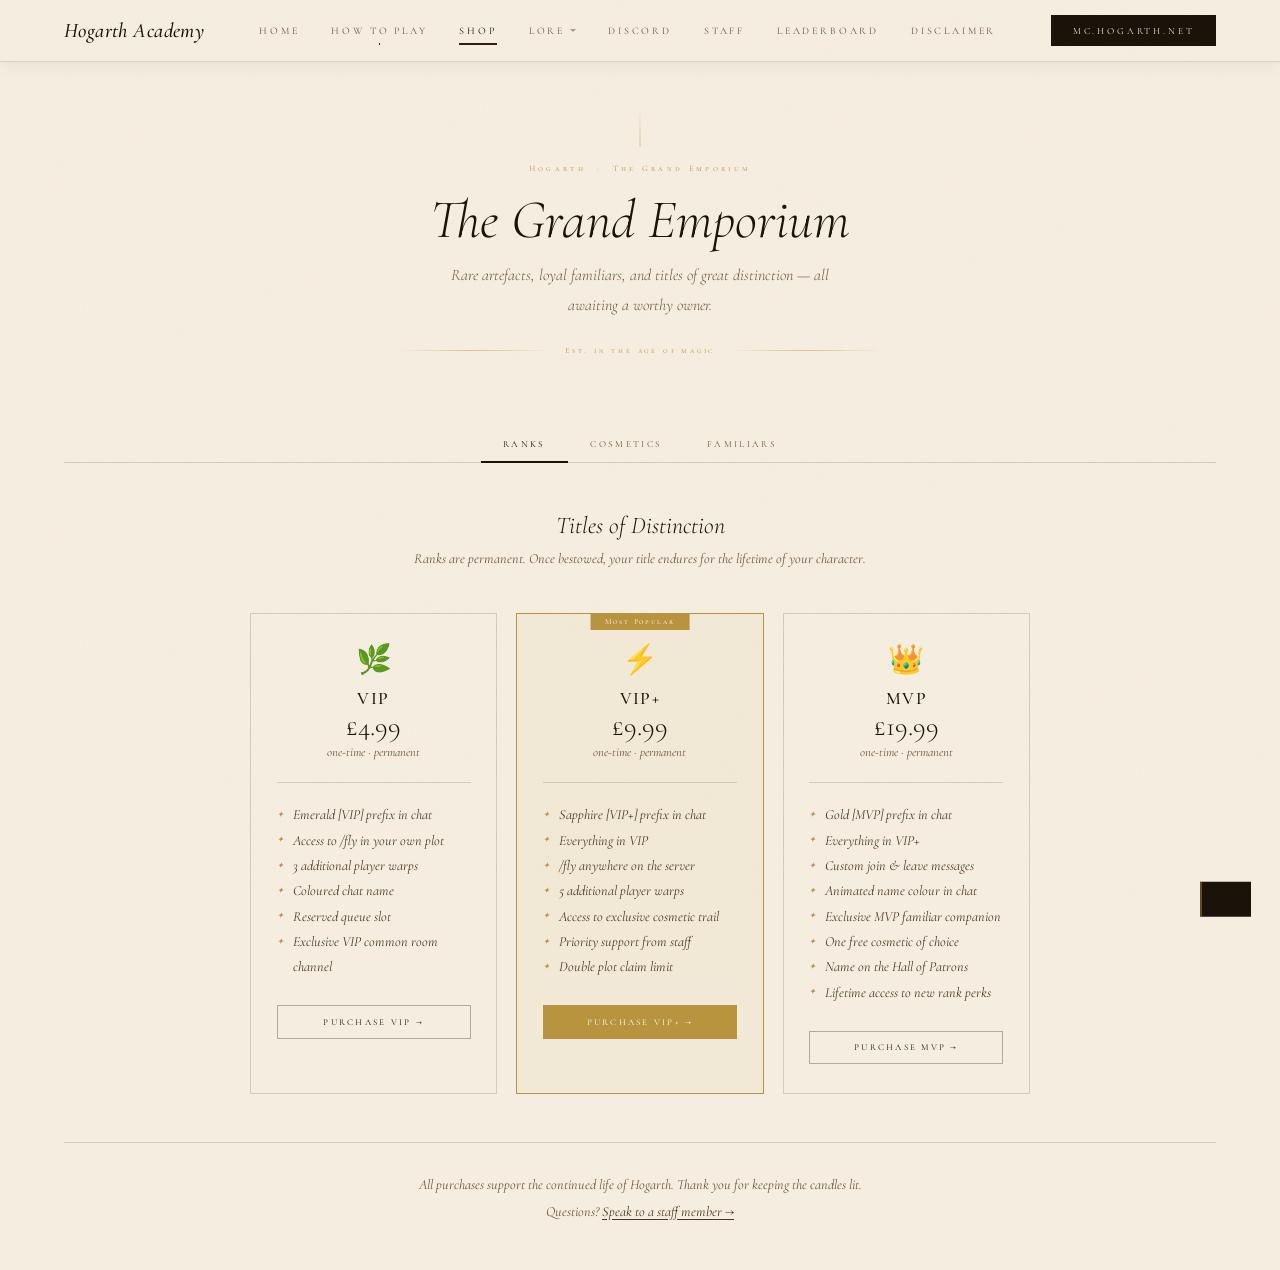
<file: shop.html>
<!DOCTYPE html>
<html lang="en">
<head>
<meta charset="UTF-8">
<meta name="viewport" content="width=device-width, initial-scale=1.0">
<title>The Grand Emporium — Hogarth MC</title>
<link rel="preconnect" href="https://fonts.googleapis.com">
<link href="https://fonts.googleapis.com/css2?family=Cormorant+Garamond:ital,wght@0,300;0,400;0,500;0,600;1,300;1,400;1,500;1,600&family=Cormorant+SC:wght@300;400;500&family=IM+Fell+English:ital@0;1&display=swap" rel="stylesheet">
<link rel="stylesheet" href="shared.css">
<style>
  :root {
    --gold:  #b8943f;
    --gold2: #d4aa5a;
    --gold3: #f0cc7a;
    --rule:  rgba(26,19,10,0.15);
    --vip-accent:  #7a9e7e;
    --vipp-accent: #4a7fa5;
    --mvp-accent:  #9e6b3a;
  }

  /* ── Page ── */
  body { cursor: default; }

  /* ── Hero ── */
  .em-hero {
    text-align: center;
    padding: 3.5rem 1rem 2rem;
    position: relative;
  }
  .em-hero::before {
    content: '';
    position: absolute;
    top: 0; left: 50%;
    transform: translateX(-50%);
    width: 1px;
    height: 2.5rem;
    background: linear-gradient(to bottom, transparent, var(--gold));
    opacity: 0.5;
  }
  .em-kicker {
    font-family: 'Cormorant SC', serif;
    font-size: 0.52rem;
    letter-spacing: 0.4em;
    color: var(--gold);
    display: block;
    margin-bottom: 1.1rem;
    animation: emFade 0.6s ease both;
  }
  .em-title {
    font-family: 'Cormorant Garamond', serif;
    font-weight: 300;
    font-style: italic;
    font-size: clamp(2rem, 5vw, 3.4rem);
    color: var(--ink);
    line-height: 1.1;
    margin-bottom: 0.6rem;
    animation: emFade 0.7s 0.1s ease both;
  }
  .em-sub {
    font-family: 'Cormorant Garamond', serif;
    font-style: italic;
    font-weight: 300;
    font-size: 1rem;
    color: var(--ink4);
    max-width: 400px;
    margin: 0 auto 0;
    line-height: 1.9;
    animation: emFade 0.7s 0.2s ease both;
  }
  .em-divider {
    display: flex;
    align-items: center;
    gap: 1rem;
    margin: 1.6rem auto 2.4rem;
    max-width: 480px;
    animation: emFade 0.7s 0.3s ease both;
  }
  .em-divider::before, .em-divider::after {
    content: '';
    flex: 1;
    height: 1px;
    background: linear-gradient(to right, transparent, var(--gold), transparent);
    opacity: 0.5;
  }
  .em-divider span {
    font-family: 'Cormorant SC', serif;
    font-size: 0.5rem;
    letter-spacing: 0.35em;
    color: var(--gold);
    white-space: nowrap;
  }

  /* ── Tab bar ── */
  .em-tabs {
    display: flex;
    justify-content: center;
    gap: 0;
    border-bottom: 1px solid var(--rule);
    margin-bottom: 3rem;
    animation: emFade 0.7s 0.35s ease both;
    flex-wrap: wrap;
  }
  .em-tab {
    font-family: 'Cormorant SC', serif;
    font-size: 0.58rem;
    letter-spacing: 0.25em;
    text-transform: uppercase;
    color: var(--ink4);
    background: none;
    border: none;
    cursor: pointer;
    padding: 0.75rem 1.4rem;
    position: relative;
    transition: color 0.2s;
  }
  .em-tab::after {
    content: '';
    position: absolute;
    bottom: -1px; left: 0; right: 0;
    height: 2px;
    background: var(--ink);
    transform: scaleX(0);
    transition: transform 0.3s ease;
  }
  .em-tab:hover { color: var(--ink); }
  .em-tab.active { color: var(--ink); }
  .em-tab.active::after { transform: scaleX(1); }

  /* ── Sections ── */
  .em-section { display: none; }
  .em-section.active { display: block; }

  /* ── Section intro ── */
  .em-section-head {
    text-align: center;
    margin-bottom: 2.5rem;
  }
  .em-section-title {
    font-family: 'Cormorant Garamond', serif;
    font-style: italic;
    font-weight: 300;
    font-size: 1.5rem;
    color: var(--ink);
    margin-bottom: 0.4rem;
  }
  .em-section-note {
    font-family: 'Cormorant Garamond', serif;
    font-style: italic;
    font-size: 0.88rem;
    color: var(--ink4);
    line-height: 1.9;
  }

  /* ── RANKS ── */
  .em-ranks {
    display: grid;
    grid-template-columns: repeat(3, 1fr);
    gap: 1.2rem;
    max-width: 780px;
    margin: 0 auto;
  }

  .rank-card {
    border: 1px solid var(--rule);
    background: rgba(245,237,224,0.5);
    padding: 2rem 1.6rem 1.8rem;
    text-align: center;
    position: relative;
    transition: background 0.3s, border-color 0.3s, transform 0.25s;
    opacity: 0;
    transform: translateY(18px);
  }
  .rank-card.visible {
    opacity: 1;
    transform: translateY(0);
  }
  .rank-card:hover {
    background: rgba(232,220,200,0.75);
    transform: translateY(-3px);
  }

  /* Featured card */
  .rank-card.featured {
    border-color: var(--gold);
    background: rgba(240,230,210,0.7);
  }
  .rank-card.featured::before {
    content: 'Most Popular';
    position: absolute;
    top: -1px; left: 50%;
    transform: translateX(-50%);
    font-family: 'Cormorant SC', serif;
    font-size: 0.48rem;
    letter-spacing: 0.25em;
    background: var(--gold);
    color: #fff;
    padding: 0.25rem 0.9rem;
    white-space: nowrap;
  }

  .rank-sigil {
    font-size: 1.8rem;
    display: block;
    margin-bottom: 0.8rem;
    line-height: 1;
  }
  .rank-name {
    font-family: 'Cormorant SC', serif;
    font-size: 1.1rem;
    font-weight: 500;
    color: var(--ink);
    letter-spacing: 0.08em;
    margin-bottom: 0.3rem;
    display: block;
  }
  .rank-price {
    font-family: 'Cormorant Garamond', serif;
    font-size: 1.7rem;
    font-weight: 300;
    color: var(--ink);
    line-height: 1;
    margin-bottom: 0.2rem;
    display: block;
  }
  .rank-price-note {
    font-family: 'Cormorant Garamond', serif;
    font-style: italic;
    font-size: 0.78rem;
    color: var(--ink4);
    margin-bottom: 1.4rem;
    display: block;
  }
  .rank-perks {
    list-style: none;
    padding: 0;
    margin: 0 0 1.6rem;
    border-top: 1px solid var(--rule);
    padding-top: 1.2rem;
    text-align: left;
  }
  .rank-perks li {
    font-family: 'Cormorant Garamond', serif;
    font-style: italic;
    font-size: 0.88rem;
    color: var(--ink3);
    line-height: 1.8;
    padding-left: 1rem;
    position: relative;
  }
  .rank-perks li::before {
    content: '✦';
    position: absolute;
    left: 0;
    font-size: 0.5rem;
    top: 0.35rem;
    color: var(--gold);
  }
  .rank-btn {
    width: 100%;
    font-family: 'Cormorant SC', serif;
    font-size: 0.56rem;
    letter-spacing: 0.25em;
    text-transform: uppercase;
    color: var(--ink);
    background: none;
    border: 1px solid rgba(26,19,10,0.3);
    padding: 0.65rem 1rem;
    cursor: pointer;
    transition: background 0.2s, color 0.2s;
  }
  .rank-btn:hover {
    background: var(--ink);
    color: var(--parch, #f5eddf);
  }
  .rank-card.featured .rank-btn {
    background: var(--gold);
    border-color: var(--gold);
    color: #fff;
  }
  .rank-card.featured .rank-btn:hover {
    background: var(--ink);
    border-color: var(--ink);
  }

  /* ── COSMETICS ── */
  .em-cosmetics-grid {
    display: grid;
    grid-template-columns: repeat(auto-fill, minmax(200px, 1fr));
    gap: 1px;
    background: var(--rule);
    border: 1px solid var(--rule);
    max-width: 860px;
    margin: 0 auto;
  }
  .cos-item {
    background: rgba(245,237,224,0.5);
    padding: 1.8rem 1.4rem;
    text-align: center;
    transition: background 0.25s, transform 0.25s;
    cursor: pointer;
    opacity: 0;
    transform: translateY(14px);
    position: relative;
  }
  .cos-item.visible {
    opacity: 1;
    transform: translateY(0);
  }
  .cos-item:hover {
    background: rgba(232,220,200,0.85);
    z-index: 1;
  }
  .cos-badge {
    position: absolute;
    top: 0.7rem; right: 0.7rem;
    font-family: 'Cormorant SC', serif;
    font-size: 0.44rem;
    letter-spacing: 0.2em;
    padding: 0.2rem 0.5rem;
    border: 1px solid currentColor;
  }
  .cos-badge.new   { color: var(--vip-accent); }
  .cos-badge.rare  { color: var(--gold); }
  .cos-badge.limit { color: #9e3a3a; }

  .cos-icon {
    font-size: 1.6rem;
    display: block;
    margin-bottom: 0.8rem;
    line-height: 1;
  }
  .cos-name {
    font-family: 'Cormorant Garamond', serif;
    font-size: 1rem;
    font-weight: 400;
    color: var(--ink);
    display: block;
    margin-bottom: 0.25rem;
  }
  .cos-flavor {
    font-family: 'Cormorant Garamond', serif;
    font-style: italic;
    font-size: 0.82rem;
    color: var(--ink4);
    line-height: 1.65;
    display: block;
    margin-bottom: 0.9rem;
    min-height: 2.6rem;
  }
  .cos-price {
    font-family: 'Cormorant Garamond', serif;
    font-size: 1.05rem;
    color: var(--ink);
    display: block;
  }

  /* ── FAMILIARS ── */
  .em-familiars {
    display: grid;
    grid-template-columns: repeat(auto-fill, minmax(230px, 1fr));
    gap: 1.2rem;
    max-width: 880px;
    margin: 0 auto;
  }
  .fam-card {
    border: 1px solid var(--rule);
    background: rgba(245,237,224,0.5);
    padding: 2rem 1.5rem 1.6rem;
    text-align: center;
    position: relative;
    transition: background 0.3s, transform 0.25s;
    cursor: pointer;
    opacity: 0;
    transform: translateY(16px);
  }
  .fam-card.visible {
    opacity: 1;
    transform: translateY(0);
  }
  .fam-card:hover {
    background: rgba(232,220,200,0.8);
    transform: translateY(-3px);
  }
  .fam-rarity {
    position: absolute;
    top: 0; left: 0; right: 0;
    height: 2px;
  }
  .fam-rarity.common    { background: var(--vip-accent); }
  .fam-rarity.rare      { background: var(--vipp-accent); }
  .fam-rarity.legendary { background: linear-gradient(to right, var(--gold), var(--gold3), var(--gold)); }

  .fam-creature {
    font-size: 2.2rem;
    display: block;
    margin-bottom: 0.6rem;
    line-height: 1;
  }
  .fam-name {
    font-family: 'Cormorant Garamond', serif;
    font-size: 1.15rem;
    font-weight: 400;
    color: var(--ink);
    display: block;
    margin-bottom: 0.15rem;
  }
  .fam-species {
    font-family: 'Cormorant Garamond', serif;
    font-style: italic;
    font-size: 0.8rem;
    color: var(--gold);
    display: block;
    margin-bottom: 0.8rem;
    letter-spacing: 0.04em;
  }
  .fam-desc {
    font-family: 'Cormorant Garamond', serif;
    font-style: italic;
    font-weight: 300;
    font-size: 0.88rem;
    color: var(--ink3);
    line-height: 1.85;
    margin-bottom: 1.2rem;
    min-height: 3.8rem;
  }
  .fam-footer {
    display: flex;
    align-items: center;
    justify-content: space-between;
    border-top: 1px solid var(--rule);
    padding-top: 1rem;
  }
  .fam-rarity-label {
    font-family: 'Cormorant SC', serif;
    font-size: 0.48rem;
    letter-spacing: 0.22em;
    color: var(--ink4);
  }
  .fam-price {
    font-family: 'Cormorant Garamond', serif;
    font-size: 1.05rem;
    color: var(--ink);
  }

  /* ── Footer note ── */
  .em-footer-note {
    text-align: center;
    margin-top: 3rem;
    padding-top: 1.8rem;
    border-top: 1px solid var(--rule);
  }
  .em-footer-note p {
    font-family: 'Cormorant Garamond', serif;
    font-style: italic;
    font-size: 0.88rem;
    color: var(--ink4);
    line-height: 1.9;
  }
  .em-footer-note a {
    color: var(--ink3);
    text-decoration: underline;
    text-underline-offset: 3px;
    cursor: pointer;
    transition: color 0.2s;
  }
  .em-footer-note a:hover { color: var(--ink); }

  /* ── Transitions ── */
  .rank-card, .cos-item, .fam-card {
    transition: opacity 0.5s ease, transform 0.5s ease, background 0.25s;
  }
  .rank-card:nth-child(2) { transition-delay: 0.08s; }
  .rank-card:nth-child(3) { transition-delay: 0.16s; }

  @keyframes emFade {
    from { opacity: 0; transform: translateY(12px); }
    to   { opacity: 1; transform: translateY(0); }
  }

  @media (max-width: 640px) {
    .em-ranks { grid-template-columns: 1fr; }
    .em-tab { padding: 0.65rem 1rem; }
  }
</style>
</head>
<body>
<div id="nav-mount"></div>

<main>

  <!-- ── Hero ── -->
  <div class="em-hero">
    <span class="em-kicker">Hogarth &nbsp;·&nbsp; The Grand Emporium</span>
    <h2 class="em-title">The Grand Emporium</h2>
    <p class="em-sub">Rare artefacts, loyal familiars, and titles of great distinction — all awaiting a worthy owner.</p>
    <div class="em-divider"><span>Est. in the age of magic</span></div>
  </div>

  <!-- ── Tab navigation ── -->
  <div class="em-tabs">
    <button class="em-tab active" onclick="showTab('ranks',this)">Ranks</button>
    <button class="em-tab" onclick="showTab('cosmetics',this)">Cosmetics</button>
    <button class="em-tab" onclick="showTab('familiars',this)">Familiars</button>
  </div>

  <!-- ══════════════════════════════
       RANKS
  ═══════════════════════════════ -->
  <div class="em-section active" id="sec-ranks">
    <div class="em-section-head">
      <div class="em-section-title">Titles of Distinction</div>
      <p class="em-section-note">Ranks are permanent. Once bestowed, your title endures for the lifetime of your character.</p>
    </div>

    <div class="em-ranks">

      <div class="rank-card" id="rc0">
        <span class="rank-sigil">🌿</span>
        <span class="rank-name">VIP</span>
        <span class="rank-price">£4.99</span>
        <span class="rank-price-note">one-time · permanent</span>
        <ul class="rank-perks">
          <li>Emerald [VIP] prefix in chat</li>
          <li>Access to /fly in your own plot</li>
          <li>3 additional player warps</li>
          <li>Coloured chat name</li>
          <li>Reserved queue slot</li>
          <li>Exclusive VIP common room channel</li>
        </ul>
        <button class="rank-btn" onclick="showToast('VIP','Opening the shop checkout — coming soon.')">Purchase VIP →</button>
      </div>

      <div class="rank-card featured" id="rc1">
        <span class="rank-sigil">⚡</span>
        <span class="rank-name">VIP+</span>
        <span class="rank-price">£9.99</span>
        <span class="rank-price-note">one-time · permanent</span>
        <ul class="rank-perks">
          <li>Sapphire [VIP+] prefix in chat</li>
          <li>Everything in VIP</li>
          <li>/fly anywhere on the server</li>
          <li>5 additional player warps</li>
          <li>Access to exclusive cosmetic trail</li>
          <li>Priority support from staff</li>
          <li>Double plot claim limit</li>
        </ul>
        <button class="rank-btn" onclick="showToast('VIP+','Opening the shop checkout — coming soon.')">Purchase VIP+ →</button>
      </div>

      <div class="rank-card" id="rc2">
        <span class="rank-sigil">👑</span>
        <span class="rank-name">MVP</span>
        <span class="rank-price">£19.99</span>
        <span class="rank-price-note">one-time · permanent</span>
        <ul class="rank-perks">
          <li>Gold [MVP] prefix in chat</li>
          <li>Everything in VIP+</li>
          <li>Custom join &amp; leave messages</li>
          <li>Animated name colour in chat</li>
          <li>Exclusive MVP familiar companion</li>
          <li>One free cosmetic of choice</li>
          <li>Name on the Hall of Patrons</li>
          <li>Lifetime access to new rank perks</li>
        </ul>
        <button class="rank-btn" onclick="showToast('MVP','Opening the shop checkout — coming soon.')">Purchase MVP →</button>
      </div>

    </div>

    <div class="em-footer-note">
      <p>All purchases support the continued life of Hogarth. Thank you for keeping the candles lit.<br>
      Questions? <a onclick="showToast('Support','Visit our Discord for billing queries.')">Speak to a staff member →</a></p>
    </div>
  </div>

  <!-- ══════════════════════════════
       COSMETICS
  ═══════════════════════════════ -->
  <div class="em-section" id="sec-cosmetics">
    <div class="em-section-head">
      <div class="em-section-title">Artefacts &amp; Adornments</div>
      <p class="em-section-note">Purely cosmetic. Your skill determines your fate — your style merely announces your arrival.</p>
    </div>

    <div class="em-cosmetics-grid">

      <div class="cos-item" id="ci0">
        <span class="cos-badge new">New</span>
        <span class="cos-icon">✨</span>
        <span class="cos-name">Starfall Trail</span>
        <span class="cos-flavor">Golden embers drift behind your every step, as though you walk through a constellation.</span>
        <span class="cos-price">£2.49</span>
      </div>

      <div class="cos-item" id="ci1">
        <span class="cos-badge rare">Rare</span>
        <span class="cos-icon">🌙</span>
        <span class="cos-name">Moonveil Trail</span>
        <span class="cos-flavor">Silver wisps coil around your feet like mist on still water at midnight.</span>
        <span class="cos-price">£3.49</span>
      </div>

      <div class="cos-item" id="ci2">
        <span class="cos-badge limit">Limited</span>
        <span class="cos-icon">🔥</span>
        <span class="cos-name">Fiendfyre Trail</span>
        <span class="cos-flavor">Crimson flames dance in your wake. Do not look back — it follows of its own accord.</span>
        <span class="cos-price">£4.99</span>
      </div>

      <div class="cos-item" id="ci3">
        <span class="cos-icon">🪄</span>
        <span class="cos-name">Elderwood Handle</span>
        <span class="cos-flavor">A wand grip carved from ancient wood. Worn smooth by centuries of spellwork.</span>
        <span class="cos-price">£1.99</span>
      </div>

      <div class="cos-item" id="ci4">
        <span class="cos-badge rare">Rare</span>
        <span class="cos-icon">🦴</span>
        <span class="cos-name">Dragon Bone Handle</span>
        <span class="cos-flavor">Ivory-white and faintly warm to the touch. The dragon it came from is best not named.</span>
        <span class="cos-price">£3.99</span>
      </div>

      <div class="cos-item" id="ci5">
        <span class="cos-badge new">New</span>
        <span class="cos-icon">🌿</span>
        <span class="cos-name">Enchanted Cloak</span>
        <span class="cos-flavor">A shimmering outer garment that shifts colour with the light. Looks expensive because it is.</span>
        <span class="cos-price">£2.99</span>
      </div>

      <div class="cos-item" id="ci6">
        <span class="cos-icon">💫</span>
        <span class="cos-name">Lumos Aura</span>
        <span class="cos-flavor">A soft golden glow surrounds you at all times. Part charm. Part vanity. Entirely worth it.</span>
        <span class="cos-price">£2.49</span>
      </div>

      <div class="cos-item" id="ci7">
        <span class="cos-badge limit">Limited</span>
        <span class="cos-icon">🌊</span>
        <span class="cos-name">Tidal Cloak</span>
        <span class="cos-flavor">Deep blue fabric that ripples as though submerged. Only twelve were ever sewn.</span>
        <span class="cos-price">£5.99</span>
      </div>

    </div>

    <div class="em-footer-note">
      <p>Limited items will not return once sold. <a onclick="showToast('Notify','We\'ll alert you when new cosmetics arrive.')">Notify me of new arrivals →</a></p>
    </div>
  </div>

  <!-- ══════════════════════════════
       FAMILIARS
  ═══════════════════════════════ -->
  <div class="em-section" id="sec-familiars">
    <div class="em-section-head">
      <div class="em-section-title">Loyal Companions</div>
      <p class="em-section-note">A familiar chooses its keeper as much as it is chosen. Treat them well.</p>
    </div>

    <div class="em-familiars">

      <div class="fam-card" id="fi0">
        <div class="fam-rarity common"></div>
        <span class="fam-creature">🦉</span>
        <span class="fam-name">Archimedes</span>
        <span class="fam-species">Tawny Owl</span>
        <div class="fam-desc">A dependable companion with amber eyes that miss nothing. Delivers scrolls, keeps secrets, and judges you silently from the rafters.</div>
        <div class="fam-footer">
          <span class="fam-rarity-label">Common</span>
          <span class="fam-price">£3.99</span>
        </div>
      </div>

      <div class="fam-card" id="fi1">
        <div class="fam-rarity common"></div>
        <span class="fam-creature">🐈</span>
        <span class="fam-name">Crookshanks</span>
        <span class="fam-species">Half-Kneazle</span>
        <div class="fam-desc">Unusually intelligent for a cat — which is saying something. Can sense concealment charms and will sit precisely on whatever you are trying to read.</div>
        <div class="fam-footer">
          <span class="fam-rarity-label">Common</span>
          <span class="fam-price">£3.99</span>
        </div>
      </div>

      <div class="fam-card" id="fi2">
        <div class="fam-rarity rare"></div>
        <span class="fam-creature">🦎</span>
        <span class="fam-name">Cinder</span>
        <span class="fam-species">Fire Salamander</span>
        <div class="fam-desc">Born in the heart of a bonfire on Midsummer's Eve. Leaves warm footprints on stone floors and smells faintly of woodsmoke wherever it goes.</div>
        <div class="fam-footer">
          <span class="fam-rarity-label">Rare</span>
          <span class="fam-price">£6.99</span>
        </div>
      </div>

      <div class="fam-card" id="fi3">
        <div class="fam-rarity rare"></div>
        <span class="fam-creature">🦊</span>
        <span class="fam-name">Vesper</span>
        <span class="fam-species">Enchanted Fox</span>
        <div class="fam-desc">A fox with knowing eyes and a tail that glows faintly at dusk. Fiercely loyal to one keeper, and entirely indifferent to all others.</div>
        <div class="fam-footer">
          <span class="fam-rarity-label">Rare</span>
          <span class="fam-price">£6.99</span>
        </div>
      </div>

      <div class="fam-card" id="fi4">
        <div class="fam-rarity legendary"></div>
        <span class="fam-creature">🦚</span>
        <span class="fam-name">Solarius</span>
        <span class="fam-species">Young Thunderbird</span>
        <div class="fam-desc">A creature of American magical legend, said to create storms as it flies. Its tail feathers carry traces of lightning. Only for those who can be trusted with the extraordinary.</div>
        <div class="fam-footer">
          <span class="fam-rarity-label">Legendary</span>
          <span class="fam-price">£14.99</span>
        </div>
      </div>

    </div>

    <div class="em-footer-note">
      <p>Familiars are purely cosmetic companions. They will follow you through the castle but cannot be lost in battle.<br>
      <a onclick="showToast('Noted','We\'ll let you know when new familiars are discovered.')">Notify me when new familiars arrive →</a></p>
    </div>
  </div>

</main>

<div class="toast" id="toast"><strong id="tt"></strong><p id="tm"></p></div>
<script src="shared.js"></script>
<script src="nav-loader.js"></script>
<script>
  function showTab(id, btn) {
    document.querySelectorAll('.em-section').forEach(s => s.classList.remove('active'));
    document.querySelectorAll('.em-tab').forEach(t => t.classList.remove('active'));
    document.getElementById('sec-' + id).classList.add('active');
    btn.classList.add('active');
    // Re-trigger reveal for newly shown section
    setTimeout(revealVisible, 30);
  }

  function revealVisible() {
    document.querySelectorAll('.rank-card, .cos-item, .fam-card').forEach(el => {
      const r = el.getBoundingClientRect();
      if (r.top < window.innerHeight * 0.95) el.classList.add('visible');
    });
  }

  const observer = new IntersectionObserver(entries => {
    entries.forEach(e => { if (e.isIntersecting) e.target.classList.add('visible'); });
  }, { threshold: 0.12 });

  document.querySelectorAll('.rank-card, .cos-item, .fam-card').forEach(el => observer.observe(el));

  setTimeout(revealVisible, 60);
</script>
</body>
</html>
</file>
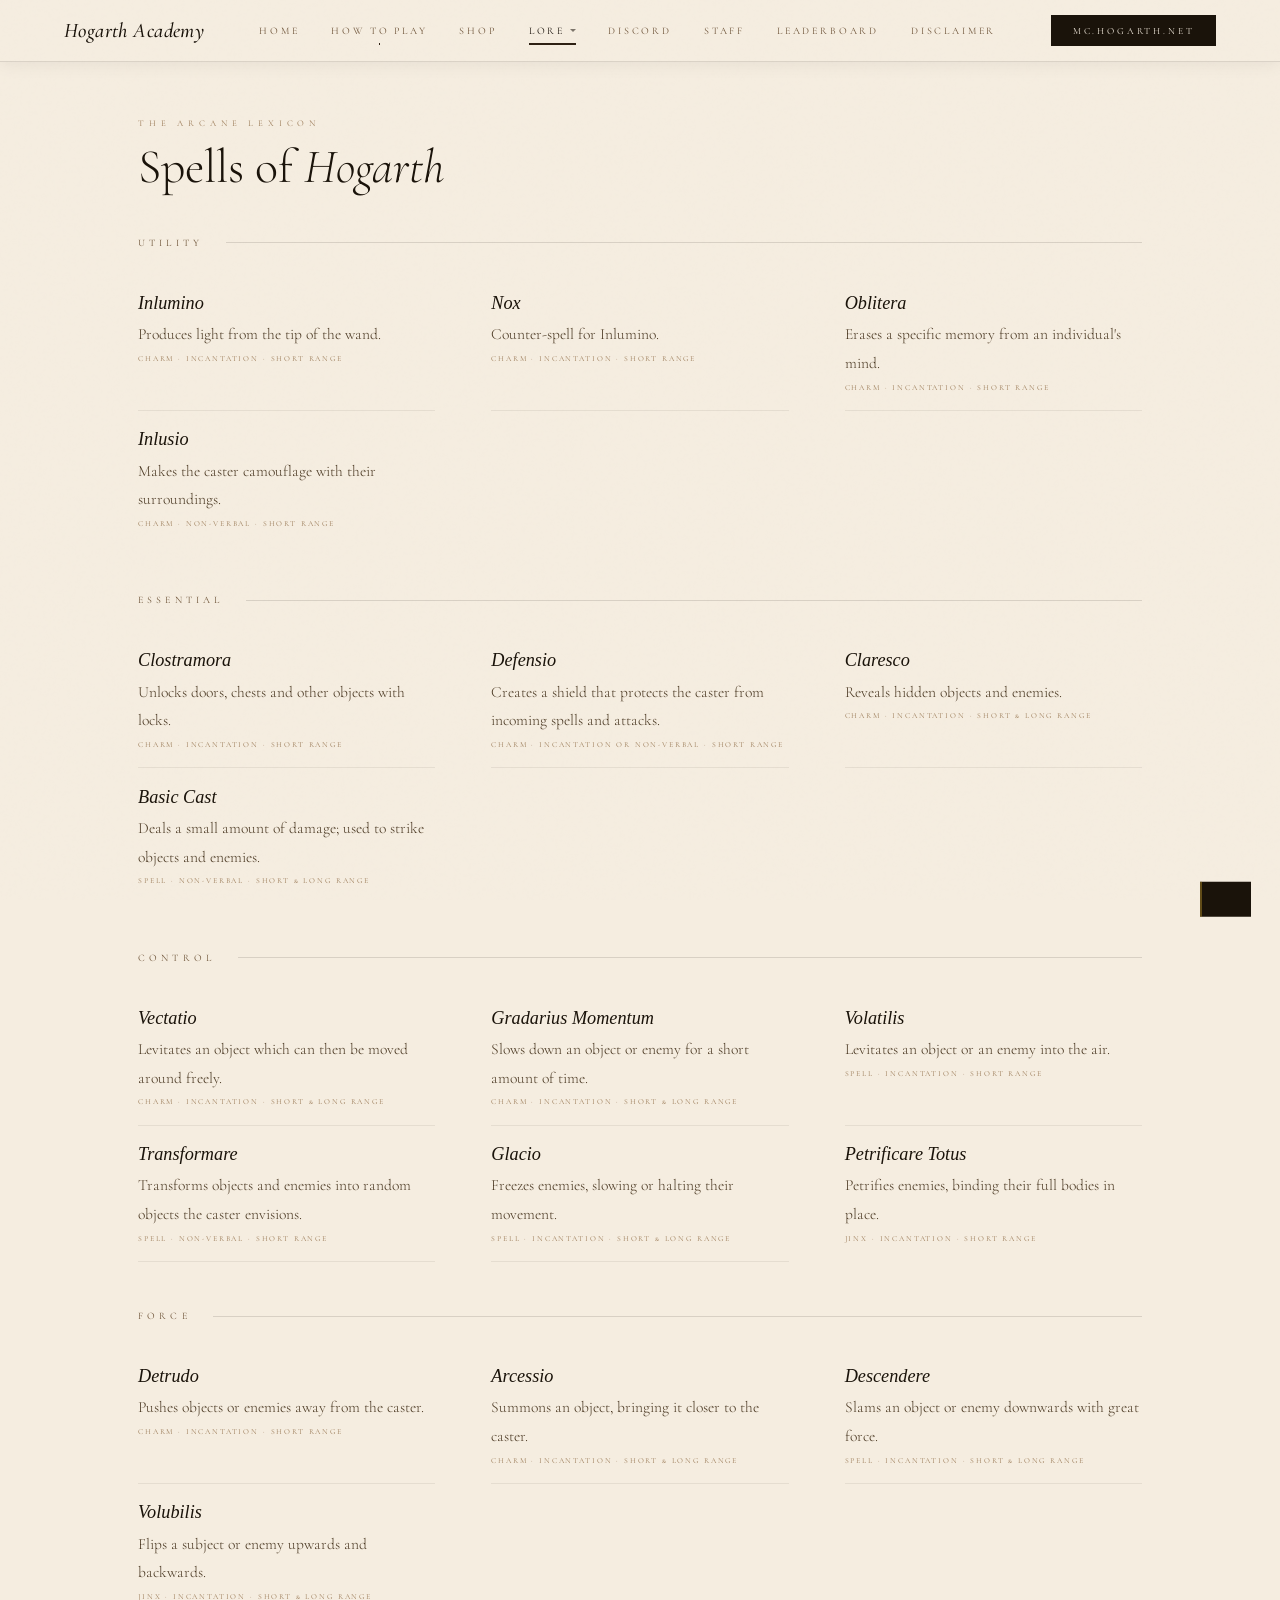
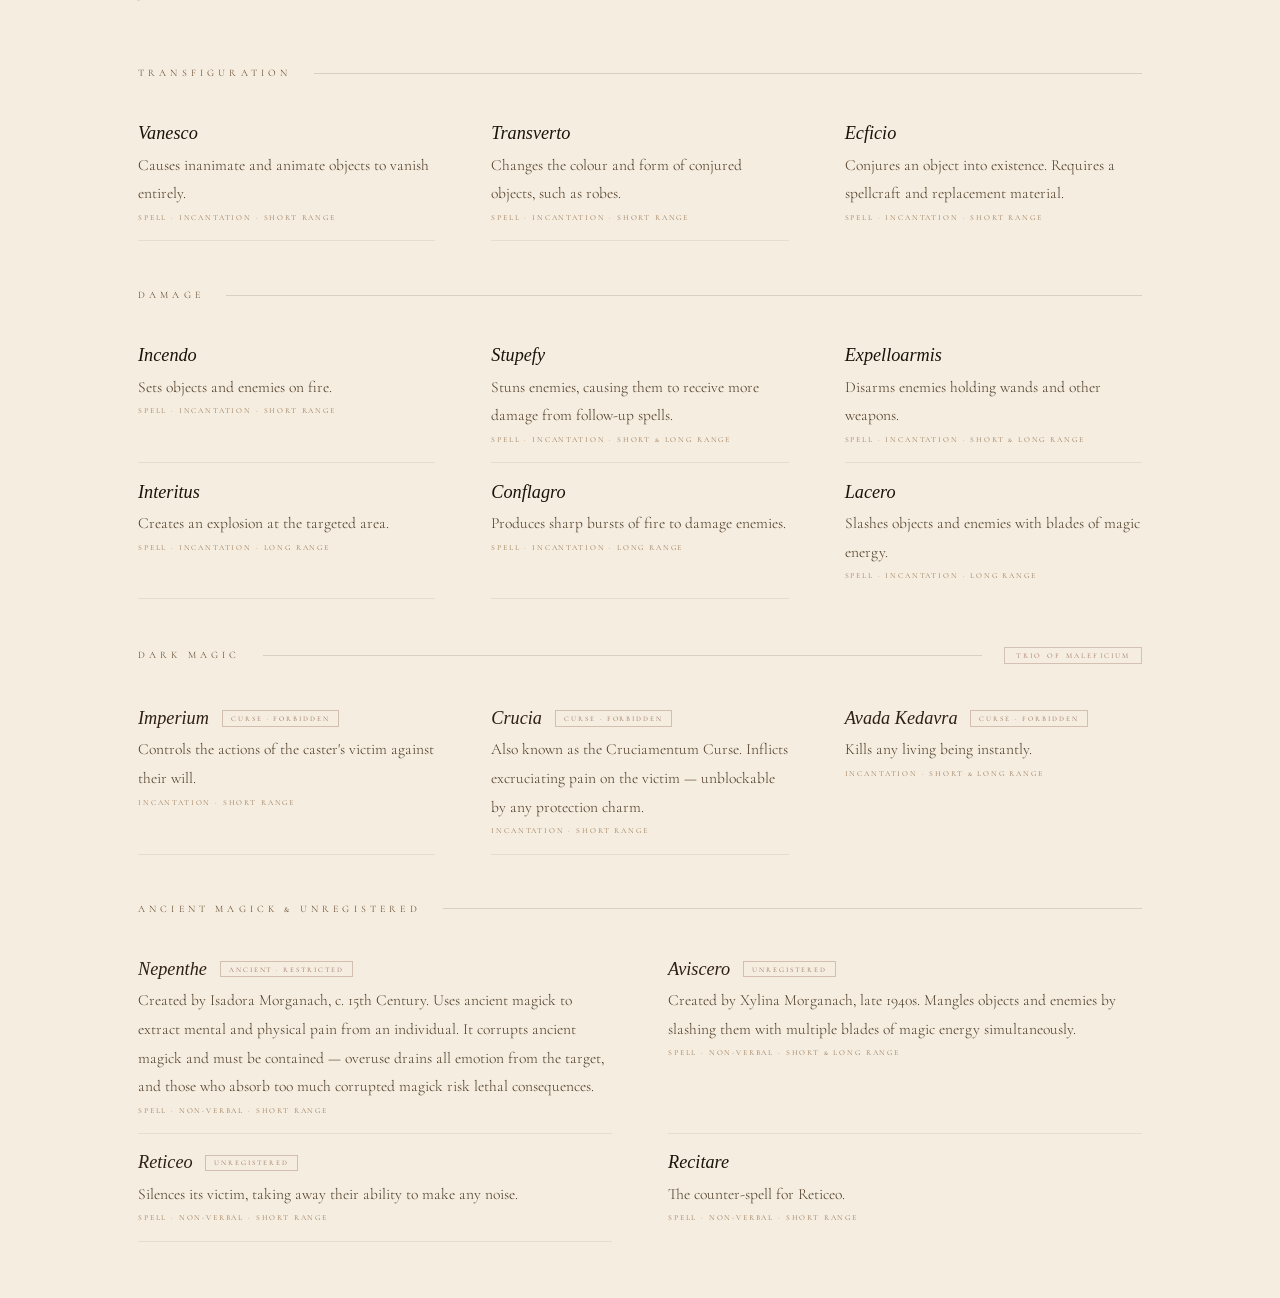
<file: spells.html>
<!DOCTYPE html>
<html lang="en">
<head>
<meta charset="UTF-8">
<meta name="viewport" content="width=device-width, initial-scale=1.0">
<title>Spells — Hogarth MC</title>
<link rel="preconnect" href="https://fonts.googleapis.com">
<link href="https://fonts.googleapis.com/css2?family=Cormorant+Garamond:ital,wght@0,300;0,400;0,500;0,600;1,300;1,400;1,500;1,600&family=Cormorant+SC:wght@300;400;500&family=IM+Fell+English:ital@0;1&display=swap" rel="stylesheet">
<link rel="stylesheet" href="shared.css">
<style>
main{max-width:1100px;margin:0 auto;padding:3.5rem clamp(1.5rem,5vw,3rem);}

.spells-wrapper{display:flex;flex-direction:column;gap:3rem;}

.spell-section-header{display:flex;align-items:center;gap:1.4rem;margin-bottom:1.6rem;}
.spell-section-label{font-family:'Cormorant SC',serif;font-size:.62rem;letter-spacing:.42em;text-transform:uppercase;color:var(--ink4);white-space:nowrap;flex-shrink:0;}
.spell-section-rule{flex:1;height:1px;background:rgba(26,19,10,.13);}
.spell-section-badge{font-family:'Cormorant SC',serif;font-size:.46rem;letter-spacing:.3em;text-transform:uppercase;color:rgba(100,40,20,.6);border:1px solid rgba(100,40,20,.22);padding:.2rem .65rem;white-space:nowrap;flex-shrink:0;}

.spells-cols{display:grid;grid-template-columns:repeat(auto-fill,minmax(280px,1fr));gap:0 3.5rem;}
.spells-cols-wide{display:grid;grid-template-columns:1fr 1fr;gap:0 3.5rem;}
.spells-cols-3{display:grid;grid-template-columns:1fr 1fr 1fr;gap:0 3.5rem;}

.spell-entry{padding:1.15rem 0;border-bottom:1px solid rgba(26,19,10,.07);}
.spell-entry:last-child{border-bottom:none;}
.spell-entry-top{display:flex;align-items:baseline;gap:.8rem;margin-bottom:.4rem;flex-wrap:wrap;}

.spell-name{font-family:'IM Fell English',serif;font-style:italic;font-size:1.14rem;color:var(--ink);flex-shrink:0;}
.spell-name.restricted{color:var(--ink2);}

.spell-badge{font-family:'Cormorant SC',serif;font-size:.44rem;letter-spacing:.28em;text-transform:uppercase;color:rgba(100,40,20,.65);border:1px solid rgba(100,40,20,.24);padding:.16rem .5rem;white-space:nowrap;align-self:center;}

.spell-desc{font-family:'Cormorant Garamond',serif;font-weight:300;font-size:.97rem;color:var(--ink3);line-height:1.85;margin-bottom:.3rem;}
.spell-meta{font-family:'Cormorant SC',serif;font-size:.48rem;letter-spacing:.24em;text-transform:uppercase;color:var(--ink5);}

@media(max-width:800px){
  .spells-cols-3,.spells-cols-wide{grid-template-columns:1fr;}
}
@media(max-width:560px){
  .spells-cols{grid-template-columns:1fr;}
}
</style>
</head>
<body>
<div id="nav-mount"></div>
<main>
  <div class="about-eye eyebrow">The Arcane Lexicon</div>
  <h1 class="section-title" style="margin-bottom:2.8rem;">Spells of <em>Hogarth</em></h1>

  <div class="spells-wrapper">

    <!-- Utility -->
    <div class="spell-section">
      <div class="spell-section-header"><span class="spell-section-label">Utility</span><div class="spell-section-rule"></div></div>
      <div class="spells-cols">
        <div class="spell-entry"><div class="spell-entry-top"><span class="spell-name">Inlumino</span></div><div class="spell-desc">Produces light from the tip of the wand.</div><div class="spell-meta">Charm · Incantation · Short range</div></div>
        <div class="spell-entry"><div class="spell-entry-top"><span class="spell-name">Nox</span></div><div class="spell-desc">Counter-spell for Inlumino.</div><div class="spell-meta">Charm · Incantation · Short range</div></div>
        <div class="spell-entry"><div class="spell-entry-top"><span class="spell-name">Oblitera</span></div><div class="spell-desc">Erases a specific memory from an individual's mind.</div><div class="spell-meta">Charm · Incantation · Short range</div></div>
        <div class="spell-entry"><div class="spell-entry-top"><span class="spell-name">Inlusio</span></div><div class="spell-desc">Makes the caster camouflage with their surroundings.</div><div class="spell-meta">Charm · Non-Verbal · Short range</div></div>
      </div>
    </div>

    <!-- Essential -->
    <div class="spell-section">
      <div class="spell-section-header"><span class="spell-section-label">Essential</span><div class="spell-section-rule"></div></div>
      <div class="spells-cols">
        <div class="spell-entry"><div class="spell-entry-top"><span class="spell-name">Clostramora</span></div><div class="spell-desc">Unlocks doors, chests and other objects with locks.</div><div class="spell-meta">Charm · Incantation · Short range</div></div>
        <div class="spell-entry"><div class="spell-entry-top"><span class="spell-name">Defensio</span></div><div class="spell-desc">Creates a shield that protects the caster from incoming spells and attacks.</div><div class="spell-meta">Charm · Incantation or Non-Verbal · Short range</div></div>
        <div class="spell-entry"><div class="spell-entry-top"><span class="spell-name">Claresco</span></div><div class="spell-desc">Reveals hidden objects and enemies.</div><div class="spell-meta">Charm · Incantation · Short &amp; Long range</div></div>
        <div class="spell-entry"><div class="spell-entry-top"><span class="spell-name">Basic Cast</span></div><div class="spell-desc">Deals a small amount of damage; used to strike objects and enemies.</div><div class="spell-meta">Spell · Non-Verbal · Short &amp; Long range</div></div>
      </div>
    </div>

    <!-- Control -->
    <div class="spell-section">
      <div class="spell-section-header"><span class="spell-section-label">Control</span><div class="spell-section-rule"></div></div>
      <div class="spells-cols">
        <div class="spell-entry"><div class="spell-entry-top"><span class="spell-name">Vectatio</span></div><div class="spell-desc">Levitates an object which can then be moved around freely.</div><div class="spell-meta">Charm · Incantation · Short &amp; Long range</div></div>
        <div class="spell-entry"><div class="spell-entry-top"><span class="spell-name">Gradarius Momentum</span></div><div class="spell-desc">Slows down an object or enemy for a short amount of time.</div><div class="spell-meta">Charm · Incantation · Short &amp; Long range</div></div>
        <div class="spell-entry"><div class="spell-entry-top"><span class="spell-name">Volatilis</span></div><div class="spell-desc">Levitates an object or an enemy into the air.</div><div class="spell-meta">Spell · Incantation · Short range</div></div>
        <div class="spell-entry"><div class="spell-entry-top"><span class="spell-name">Transformare</span></div><div class="spell-desc">Transforms objects and enemies into random objects the caster envisions.</div><div class="spell-meta">Spell · Non-Verbal · Short range</div></div>
        <div class="spell-entry"><div class="spell-entry-top"><span class="spell-name">Glacio</span></div><div class="spell-desc">Freezes enemies, slowing or halting their movement.</div><div class="spell-meta">Spell · Incantation · Short &amp; Long range</div></div>
        <div class="spell-entry"><div class="spell-entry-top"><span class="spell-name">Petrificare Totus</span></div><div class="spell-desc">Petrifies enemies, binding their full bodies in place.</div><div class="spell-meta">Jinx · Incantation · Short range</div></div>
      </div>
    </div>

    <!-- Force -->
    <div class="spell-section">
      <div class="spell-section-header"><span class="spell-section-label">Force</span><div class="spell-section-rule"></div></div>
      <div class="spells-cols">
        <div class="spell-entry"><div class="spell-entry-top"><span class="spell-name">Detrudo</span></div><div class="spell-desc">Pushes objects or enemies away from the caster.</div><div class="spell-meta">Charm · Incantation · Short range</div></div>
        <div class="spell-entry"><div class="spell-entry-top"><span class="spell-name">Arcessio</span></div><div class="spell-desc">Summons an object, bringing it closer to the caster.</div><div class="spell-meta">Charm · Incantation · Short &amp; Long range</div></div>
        <div class="spell-entry"><div class="spell-entry-top"><span class="spell-name">Descendere</span></div><div class="spell-desc">Slams an object or enemy downwards with great force.</div><div class="spell-meta">Spell · Incantation · Short &amp; Long range</div></div>
        <div class="spell-entry"><div class="spell-entry-top"><span class="spell-name">Volubilis</span></div><div class="spell-desc">Flips a subject or enemy upwards and backwards.</div><div class="spell-meta">Jinx · Incantation · Short &amp; Long range</div></div>
      </div>
    </div>

    <!-- Transfiguration -->
    <div class="spell-section">
      <div class="spell-section-header"><span class="spell-section-label">Transfiguration</span><div class="spell-section-rule"></div></div>
      <div class="spells-cols">
        <div class="spell-entry"><div class="spell-entry-top"><span class="spell-name">Vanesco</span></div><div class="spell-desc">Causes inanimate and animate objects to vanish entirely.</div><div class="spell-meta">Spell · Incantation · Short range</div></div>
        <div class="spell-entry"><div class="spell-entry-top"><span class="spell-name">Transverto</span></div><div class="spell-desc">Changes the colour and form of conjured objects, such as robes.</div><div class="spell-meta">Spell · Incantation · Short range</div></div>
        <div class="spell-entry"><div class="spell-entry-top"><span class="spell-name">Ecficio</span></div><div class="spell-desc">Conjures an object into existence. Requires a spellcraft and replacement material.</div><div class="spell-meta">Spell · Incantation · Short range</div></div>
      </div>
    </div>

    <!-- Damage -->
    <div class="spell-section">
      <div class="spell-section-header"><span class="spell-section-label">Damage</span><div class="spell-section-rule"></div></div>
      <div class="spells-cols">
        <div class="spell-entry"><div class="spell-entry-top"><span class="spell-name">Incendo</span></div><div class="spell-desc">Sets objects and enemies on fire.</div><div class="spell-meta">Spell · Incantation · Short range</div></div>
        <div class="spell-entry"><div class="spell-entry-top"><span class="spell-name">Stupefy</span></div><div class="spell-desc">Stuns enemies, causing them to receive more damage from follow-up spells.</div><div class="spell-meta">Spell · Incantation · Short &amp; Long range</div></div>
        <div class="spell-entry"><div class="spell-entry-top"><span class="spell-name">Expelloarmis</span></div><div class="spell-desc">Disarms enemies holding wands and other weapons.</div><div class="spell-meta">Spell · Incantation · Short &amp; Long range</div></div>
        <div class="spell-entry"><div class="spell-entry-top"><span class="spell-name">Interitus</span></div><div class="spell-desc">Creates an explosion at the targeted area.</div><div class="spell-meta">Spell · Incantation · Long range</div></div>
        <div class="spell-entry"><div class="spell-entry-top"><span class="spell-name">Conflagro</span></div><div class="spell-desc">Produces sharp bursts of fire to damage enemies.</div><div class="spell-meta">Spell · Incantation · Long range</div></div>
        <div class="spell-entry"><div class="spell-entry-top"><span class="spell-name">Lacero</span></div><div class="spell-desc">Slashes objects and enemies with blades of magic energy.</div><div class="spell-meta">Spell · Incantation · Long range</div></div>
      </div>
    </div>

    <!-- Dark Magic -->
    <div class="spell-section">
      <div class="spell-section-header">
        <span class="spell-section-label">Dark Magic</span>
        <div class="spell-section-rule"></div>
        <span class="spell-section-badge">Trio of Maleficium</span>
      </div>
      <div class="spells-cols-3">
        <div class="spell-entry"><div class="spell-entry-top"><span class="spell-name restricted">Imperium</span><span class="spell-badge">Curse · Forbidden</span></div><div class="spell-desc">Controls the actions of the caster's victim against their will.</div><div class="spell-meta">Incantation · Short range</div></div>
        <div class="spell-entry"><div class="spell-entry-top"><span class="spell-name restricted">Crucia</span><span class="spell-badge">Curse · Forbidden</span></div><div class="spell-desc">Also known as the Cruciamentum Curse. Inflicts excruciating pain on the victim — unblockable by any protection charm.</div><div class="spell-meta">Incantation · Short range</div></div>
        <div class="spell-entry"><div class="spell-entry-top"><span class="spell-name restricted">Avada Kedavra</span><span class="spell-badge">Curse · Forbidden</span></div><div class="spell-desc">Kills any living being instantly.</div><div class="spell-meta">Incantation · Short &amp; Long range</div></div>
      </div>
    </div>

    <!-- Ancient Magick -->
    <div class="spell-section">
      <div class="spell-section-header"><span class="spell-section-label">Ancient Magick &amp; Unregistered</span><div class="spell-section-rule"></div></div>
      <div class="spells-cols-wide">
        <div class="spell-entry"><div class="spell-entry-top"><span class="spell-name restricted">Nepenthe</span><span class="spell-badge">Ancient · Restricted</span></div><div class="spell-desc">Created by Isadora Morganach, c. 15th Century. Uses ancient magick to extract mental and physical pain from an individual. It corrupts ancient magick and must be contained — overuse drains all emotion from the target, and those who absorb too much corrupted magick risk lethal consequences.</div><div class="spell-meta">Spell · Non-Verbal · Short range</div></div>
        <div class="spell-entry"><div class="spell-entry-top"><span class="spell-name restricted">Aviscero</span><span class="spell-badge">Unregistered</span></div><div class="spell-desc">Created by Xylina Morganach, late 1940s. Mangles objects and enemies by slashing them with multiple blades of magic energy simultaneously.</div><div class="spell-meta">Spell · Non-Verbal · Short &amp; Long range</div></div>
        <div class="spell-entry"><div class="spell-entry-top"><span class="spell-name restricted">Reticeo</span><span class="spell-badge">Unregistered</span></div><div class="spell-desc">Silences its victim, taking away their ability to make any noise.</div><div class="spell-meta">Spell · Non-Verbal · Short range</div></div>
        <div class="spell-entry"><div class="spell-entry-top"><span class="spell-name">Recitare</span></div><div class="spell-desc">The counter-spell for Reticeo.</div><div class="spell-meta">Spell · Non-Verbal · Short range</div></div>
      </div>
    </div>

  </div>
</main>
<div class="toast" id="toast"><strong id="tt"></strong><p id="tm"></p></div>
<script src="shared.js"></script>
<script src="nav-loader.js"></script>
</body>
</html>
</file>
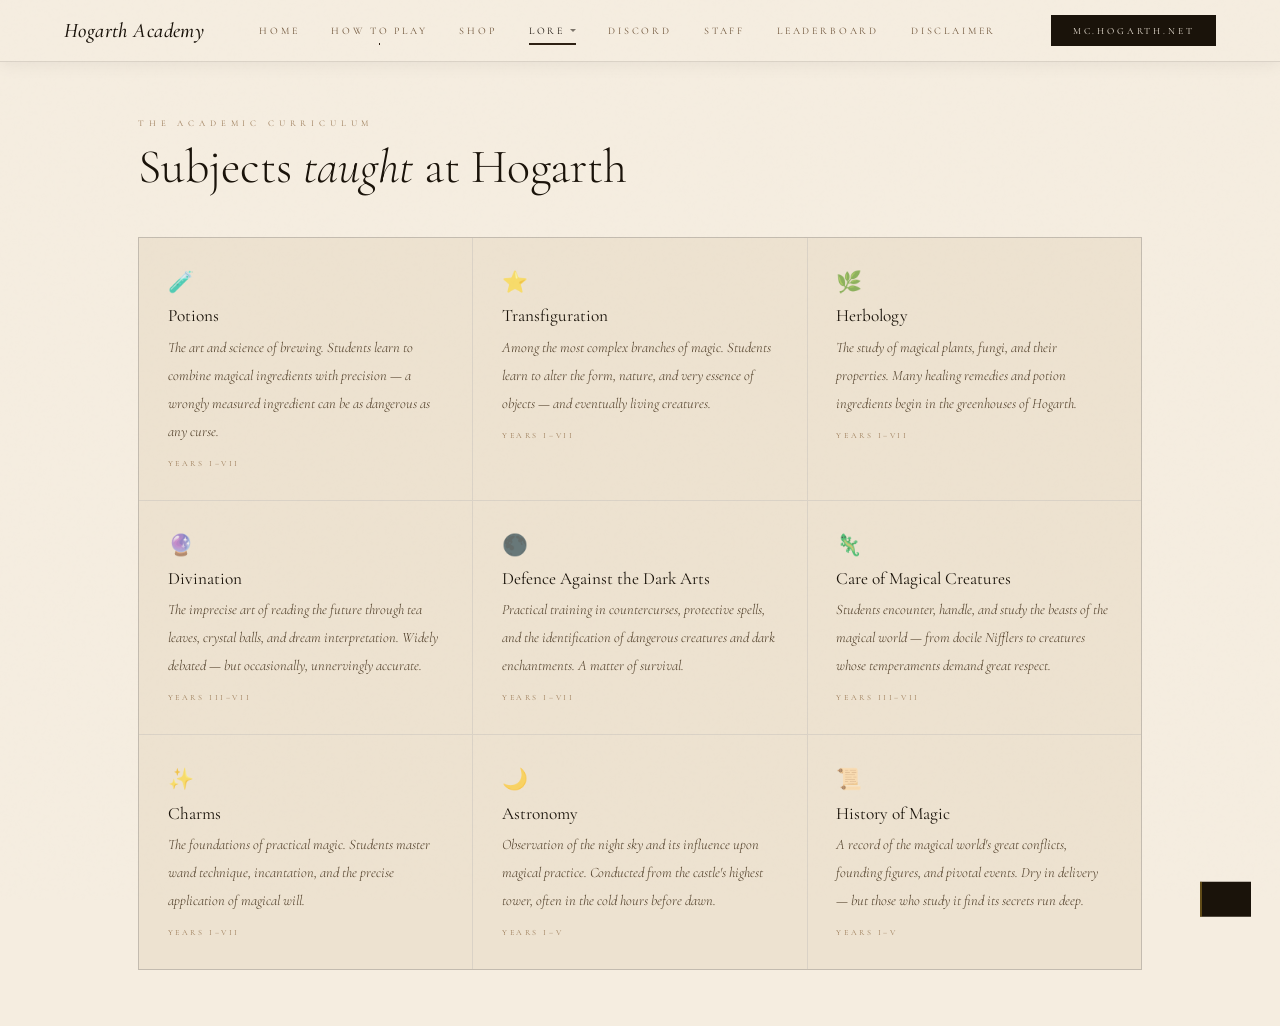
<file: subjects.html>
<!DOCTYPE html>
<html lang="en">
<head>
<meta charset="UTF-8">
<meta name="viewport" content="width=device-width, initial-scale=1.0">
<title>Subjects — Hogarth MC</title>
<link rel="preconnect" href="https://fonts.googleapis.com">
<link href="https://fonts.googleapis.com/css2?family=Cormorant+Garamond:ital,wght@0,300;0,400;0,500;0,600;1,300;1,400;1,500;1,600&family=Cormorant+SC:wght@300;400;500&family=IM+Fell+English:ital@0;1&display=swap" rel="stylesheet">
<link rel="stylesheet" href="shared.css">
<style>
main{max-width:1100px;margin:0 auto;padding:3.5rem clamp(1.5rem,5vw,3rem);}
.subjects-grid{display:grid;grid-template-columns:repeat(3,1fr);gap:1px;background:rgba(26,19,10,.12);border:1px solid rgba(26,19,10,.12);}
.subject-card{background:var(--paper2);padding:2rem 1.8rem;transition:background .3s;position:relative;}
.subject-card:hover{background:rgba(227,212,191,.85);}
.subject-card::before{content:'';position:absolute;top:0;left:0;right:0;height:2px;background:var(--ink);transform:scaleX(0);transform-origin:left;transition:transform .4s ease;}
.subject-card:hover::before{transform:scaleX(1);}
.subject-icon{font-size:1.3rem;display:block;margin-bottom:.65rem;opacity:.65;}
.subject-name{font-family:'Cormorant Garamond',serif;font-size:1.08rem;font-weight:400;color:var(--ink);margin-bottom:.45rem;}
.subject-desc{font-family:'Cormorant Garamond',serif;font-style:italic;font-weight:300;font-size:.9rem;color:var(--ink3);line-height:1.95;margin-bottom:.8rem;}
.subject-year{font-family:'Cormorant SC',serif;font-size:.5rem;letter-spacing:.32em;text-transform:uppercase;color:var(--ink5);}
@media(max-width:800px){.subjects-grid{grid-template-columns:1fr 1fr;}}
@media(max-width:520px){.subjects-grid{grid-template-columns:1fr;}}
</style>
</head>
<body>
<div id="nav-mount"></div>
<main>
  <div class="eyebrow">The Academic Curriculum</div>
  <h1 class="section-title" style="margin-bottom:2.8rem;">Subjects <em>taught</em> at Hogarth</h1>
  <div class="subjects-grid">
    <div class="subject-card"><div class="subject-icon">🧪</div><div class="subject-name">Potions</div><div class="subject-desc">The art and science of brewing. Students learn to combine magical ingredients with precision — a wrongly measured ingredient can be as dangerous as any curse.</div><div class="subject-year">Years I–VII</div></div>
    <div class="subject-card"><div class="subject-icon">⭐</div><div class="subject-name">Transfiguration</div><div class="subject-desc">Among the most complex branches of magic. Students learn to alter the form, nature, and very essence of objects — and eventually living creatures.</div><div class="subject-year">Years I–VII</div></div>
    <div class="subject-card"><div class="subject-icon">🌿</div><div class="subject-name">Herbology</div><div class="subject-desc">The study of magical plants, fungi, and their properties. Many healing remedies and potion ingredients begin in the greenhouses of Hogarth.</div><div class="subject-year">Years I–VII</div></div>
    <div class="subject-card"><div class="subject-icon">🔮</div><div class="subject-name">Divination</div><div class="subject-desc">The imprecise art of reading the future through tea leaves, crystal balls, and dream interpretation. Widely debated — but occasionally, unnervingly accurate.</div><div class="subject-year">Years III–VII</div></div>
    <div class="subject-card"><div class="subject-icon">🌑</div><div class="subject-name">Defence Against the Dark Arts</div><div class="subject-desc">Practical training in countercurses, protective spells, and the identification of dangerous creatures and dark enchantments. A matter of survival.</div><div class="subject-year">Years I–VII</div></div>
    <div class="subject-card"><div class="subject-icon">🦎</div><div class="subject-name">Care of Magical Creatures</div><div class="subject-desc">Students encounter, handle, and study the beasts of the magical world — from docile Nifflers to creatures whose temperaments demand great respect.</div><div class="subject-year">Years III–VII</div></div>
    <div class="subject-card"><div class="subject-icon">✨</div><div class="subject-name">Charms</div><div class="subject-desc">The foundations of practical magic. Students master wand technique, incantation, and the precise application of magical will.</div><div class="subject-year">Years I–VII</div></div>
    <div class="subject-card"><div class="subject-icon">🌙</div><div class="subject-name">Astronomy</div><div class="subject-desc">Observation of the night sky and its influence upon magical practice. Conducted from the castle's highest tower, often in the cold hours before dawn.</div><div class="subject-year">Years I–V</div></div>
    <div class="subject-card"><div class="subject-icon">📜</div><div class="subject-name">History of Magic</div><div class="subject-desc">A record of the magical world's great conflicts, founding figures, and pivotal events. Dry in delivery — but those who study it find its secrets run deep.</div><div class="subject-year">Years I–V</div></div>
  </div>
</main>
<div class="toast" id="toast"><strong id="tt"></strong><p id="tm"></p></div>
<script src="shared.js"></script>
<script src="nav-loader.js"></script>
</body>
</html>
</file>
<file: shared.css>
/* ══ HOGARTH SHARED STYLES ══ */
@import url('https://fonts.googleapis.com/css2?family=Cormorant+Garamond:ital,wght@0,300;0,400;0,500;0,600;1,300;1,400;1,500;1,600&family=Cormorant+SC:wght@300;400;500&family=IM+Fell+English:ital@0;1&display=swap');

*, *::before, *::after { margin:0; padding:0; box-sizing:border-box; }

:root {
  --paper:   #f5ede0;
  --paper2:  #ede2d0;
  --paper3:  #e3d4bf;
  --ink:     #1a130a;
  --ink2:    #2e2114;
  --ink3:    #4a3822;
  --ink4:    #6e5438;
  --ink5:    #9a7a56;
  --ink6:    #c4a882;
  --gold:    #7a5a20;
  --gold2:   #a07830;
  --trans:   360ms cubic-bezier(.4,0,.2,1);
  --shadow:  0 2px 24px rgba(26,19,10,.12);
}

html, body {
  width:100%; height:100%;
  background: var(--paper);
  color: var(--ink3);
  font-family: 'Cormorant Garamond', serif;
}

/* ── GRAIN OVERLAY ── */
body::after {
  content:''; position:fixed; inset:0;
  background-image:url("data:image/svg+xml,%3Csvg viewBox='0 0 256 256' xmlns='http://www.w3.org/2000/svg'%3E%3Cfilter id='g'%3E%3CfeTurbulence type='fractalNoise' baseFrequency='0.72' numOctaves='4' stitchTiles='stitch'/%3E%3C/filter%3E%3Crect width='100%25' height='100%25' filter='url(%23g)' opacity='0.028'/%3E%3C/svg%3E");
  pointer-events:none; z-index:9000; mix-blend-mode:multiply; opacity:.4;
}

/* ── NAV ── */
nav {
  position:sticky; top:0; z-index:100;
  height:62px;
  display:flex; align-items:center; justify-content:space-between;
  padding:0 clamp(1.4rem,5vw,4rem);
  background:rgba(245,237,224,.97); backdrop-filter:blur(10px);
  border-bottom:1px solid rgba(26,19,10,.12);
  box-shadow: 0 1px 18px rgba(26,19,10,.07);
}

.nav-logo {
  font-family:'Cormorant Garamond',serif; font-size:1.3rem;
  font-weight:500; font-style:italic; color:var(--ink);
  text-decoration:none; letter-spacing:.02em;
}
.nav-logo sup {
  font-style:normal; font-size:.42em; letter-spacing:.28em;
  vertical-align:super; color:var(--ink5); font-family:'Cormorant SC',serif;
}

.nav-tabs { display:flex; align-items:center; gap:.2rem; list-style:none; }
.nav-tab {
  font-family:'Cormorant SC',serif; font-size:.63rem; font-weight:400;
  letter-spacing:.28em; text-transform:uppercase;
  color:var(--ink4); background:transparent; border:none;
  padding:.52rem .9rem; cursor:pointer; transition:color .22s;
  position:relative; text-decoration:none; display:inline-block;
}
.nav-tab::after {
  content:''; position:absolute; bottom:0; left:50%; right:50%;
  height:1.5px; background:var(--ink2);
  transition:left .24s ease,right .24s ease;
}
.nav-tab:hover { color:var(--ink); }
.nav-tab.active { color:var(--ink); }
.nav-tab.active::after { left:.9rem; right:.9rem; }

/* lore dropdown */
.nav-lore-wrap { position:relative; }
.nav-lore-wrap .nav-tab { display:flex; align-items:center; gap:.32rem; }
.lore-caret {
  display:inline-block; width:0; height:0;
  border-left:3px solid transparent; border-right:3px solid transparent;
  border-top:3.5px solid currentColor; opacity:.55;
  transition:transform .2s ease; flex-shrink:0;
}
.nav-lore-wrap.open .lore-caret { transform:rotate(180deg); }
.lore-dropdown {
  position:absolute; top:calc(100% + 1px); left:0;
  background:rgba(245,237,224,.99); backdrop-filter:blur(14px);
  border:1px solid rgba(26,19,10,.12); border-top:none;
  min-width:190px; z-index:200;
  opacity:0; visibility:hidden; transform:translateY(-4px);
  transition:opacity .18s ease,transform .18s ease,visibility .18s;
  box-shadow:0 10px 32px rgba(26,19,10,.1);
}
.nav-lore-wrap.open .lore-dropdown { opacity:1; visibility:visible; transform:translateY(0); }
.lore-dd-item {
  display:block; width:100%; text-align:left;
  font-family:'Cormorant SC',serif; font-size:.59rem; font-weight:400;
  letter-spacing:.26em; text-transform:uppercase;
  color:var(--ink4); background:transparent; border:none;
  padding:.72rem 1.2rem; cursor:pointer;
  transition:background .14s,color .14s;
  border-bottom:1px solid rgba(26,19,10,.07); text-decoration:none;
}
.lore-dd-item:last-child { border-bottom:none; }
.lore-dd-item:hover { background:rgba(227,212,191,.85); color:var(--ink); }
.lore-dd-item.active { color:var(--ink); background:rgba(227,212,191,.5); }

.nav-ip {
  font-family:'Cormorant SC',serif; font-size:.59rem; font-weight:400;
  letter-spacing:.3em; text-transform:uppercase;
  color:var(--paper); background:var(--ink); border:none;
  padding:.58rem 1.35rem; cursor:pointer;
  transition:background .22s,transform .14s;
  position:relative; overflow:hidden; min-width:130px; text-align:center;
}
.nav-ip-addr,.nav-ip-hover { display:block; transition:opacity .22s,transform .22s; }
.nav-ip-hover {
  position:absolute; inset:0; display:flex; align-items:center;
  justify-content:center; opacity:0; transform:translateY(4px);
  background:var(--ink2);
}
.nav-ip:hover .nav-ip-addr { opacity:0; transform:translateY(-4px); }
.nav-ip:hover .nav-ip-hover { opacity:1; transform:translateY(0); }
.nav-ip:hover { transform:translateY(-1px); }

/* ── COMMON COMPONENTS ── */
.rule {
  display:flex; align-items:center; justify-content:center;
  gap:.9rem; margin:1.7rem auto;
}
.rule-line { width:55px; height:1px; background:linear-gradient(90deg,transparent,var(--ink5)); }
.rule-line.r { background:linear-gradient(90deg,var(--ink5),transparent); }
.rule-dot { width:3px; height:3px; border-radius:50%; background:var(--ink5); opacity:.65; }

.eyebrow {
  font-family:'Cormorant SC',serif; font-size:.55rem;
  letter-spacing:.55em; text-transform:uppercase; color:var(--ink5);
  margin-bottom:.8rem;
}

.section-title {
  font-family:'Cormorant Garamond',serif; font-weight:300;
  font-size:clamp(2rem,4.5vw,3rem); color:var(--ink);
  line-height:1.05; margin-bottom:2rem;
}
.section-title em { font-style:italic; }

.btn-s {
  font-family:'Cormorant SC',serif; font-size:.6rem; letter-spacing:.42em;
  text-transform:uppercase; color:var(--paper); background:var(--ink);
  border:1px solid var(--ink); padding:.88rem 2.2rem; cursor:pointer;
  transition:background .25s,transform .14s; text-decoration:none;
  display:inline-block;
}
.btn-s:hover { background:var(--ink2); transform:translateY(-1px); }

.btn-g {
  font-family:'Cormorant SC',serif; font-size:.6rem; letter-spacing:.42em;
  text-transform:uppercase; color:var(--ink2); background:transparent;
  border:1px solid var(--ink4); padding:.88rem 2.2rem; cursor:pointer;
  transition:border-color .25s,color .25s,transform .14s;
  text-decoration:none; display:inline-block;
}
.btn-g:hover { border-color:var(--ink); color:var(--ink); transform:translateY(-1px); }

/* ── TOAST ── */
.toast {
  position:fixed; bottom:1.8rem; right:1.8rem; z-index:8000;
  background:var(--ink); padding:1rem 1.55rem;
  transform:translateY(130%); transition:transform .4s cubic-bezier(.34,1.4,.64,1);
  max-width:270px; border-left:2px solid rgba(184,146,42,.45);
}
.toast.show { transform:translateY(0); }
.toast strong {
  font-family:'Cormorant SC',serif; font-size:.6rem; letter-spacing:.24em;
  text-transform:uppercase; color:var(--paper); display:block; margin-bottom:.2rem;
}
.toast p {
  font-family:'Cormorant Garamond',serif; font-style:italic;
  font-size:.86rem; color:rgba(245,237,224,.65);
}

/* ── PAGE WRAPPER ── */
main {
  min-height: calc(100vh - 62px);
  padding: clamp(2.5rem,5vh,4rem) clamp(1.5rem,5vw,4.5rem);
}

main.centered {
  display:flex; flex-direction:column;
  align-items:center; justify-content:center;
  min-height:calc(100vh - 62px);
  text-align:center;
}

main.full {
  padding:0;
  overflow-y:auto;
}
.full-inner {
  padding: 3rem clamp(2rem,7vw,5.5rem);
}
.full-inner::-webkit-scrollbar { width:4px; }
.full-inner::-webkit-scrollbar-track { background:transparent; }
.full-inner::-webkit-scrollbar-thumb { background:rgba(26,19,10,.18); border-radius:2px; }

@media(max-width:680px){
  .nav-tabs { display:none; }
}
</file>
